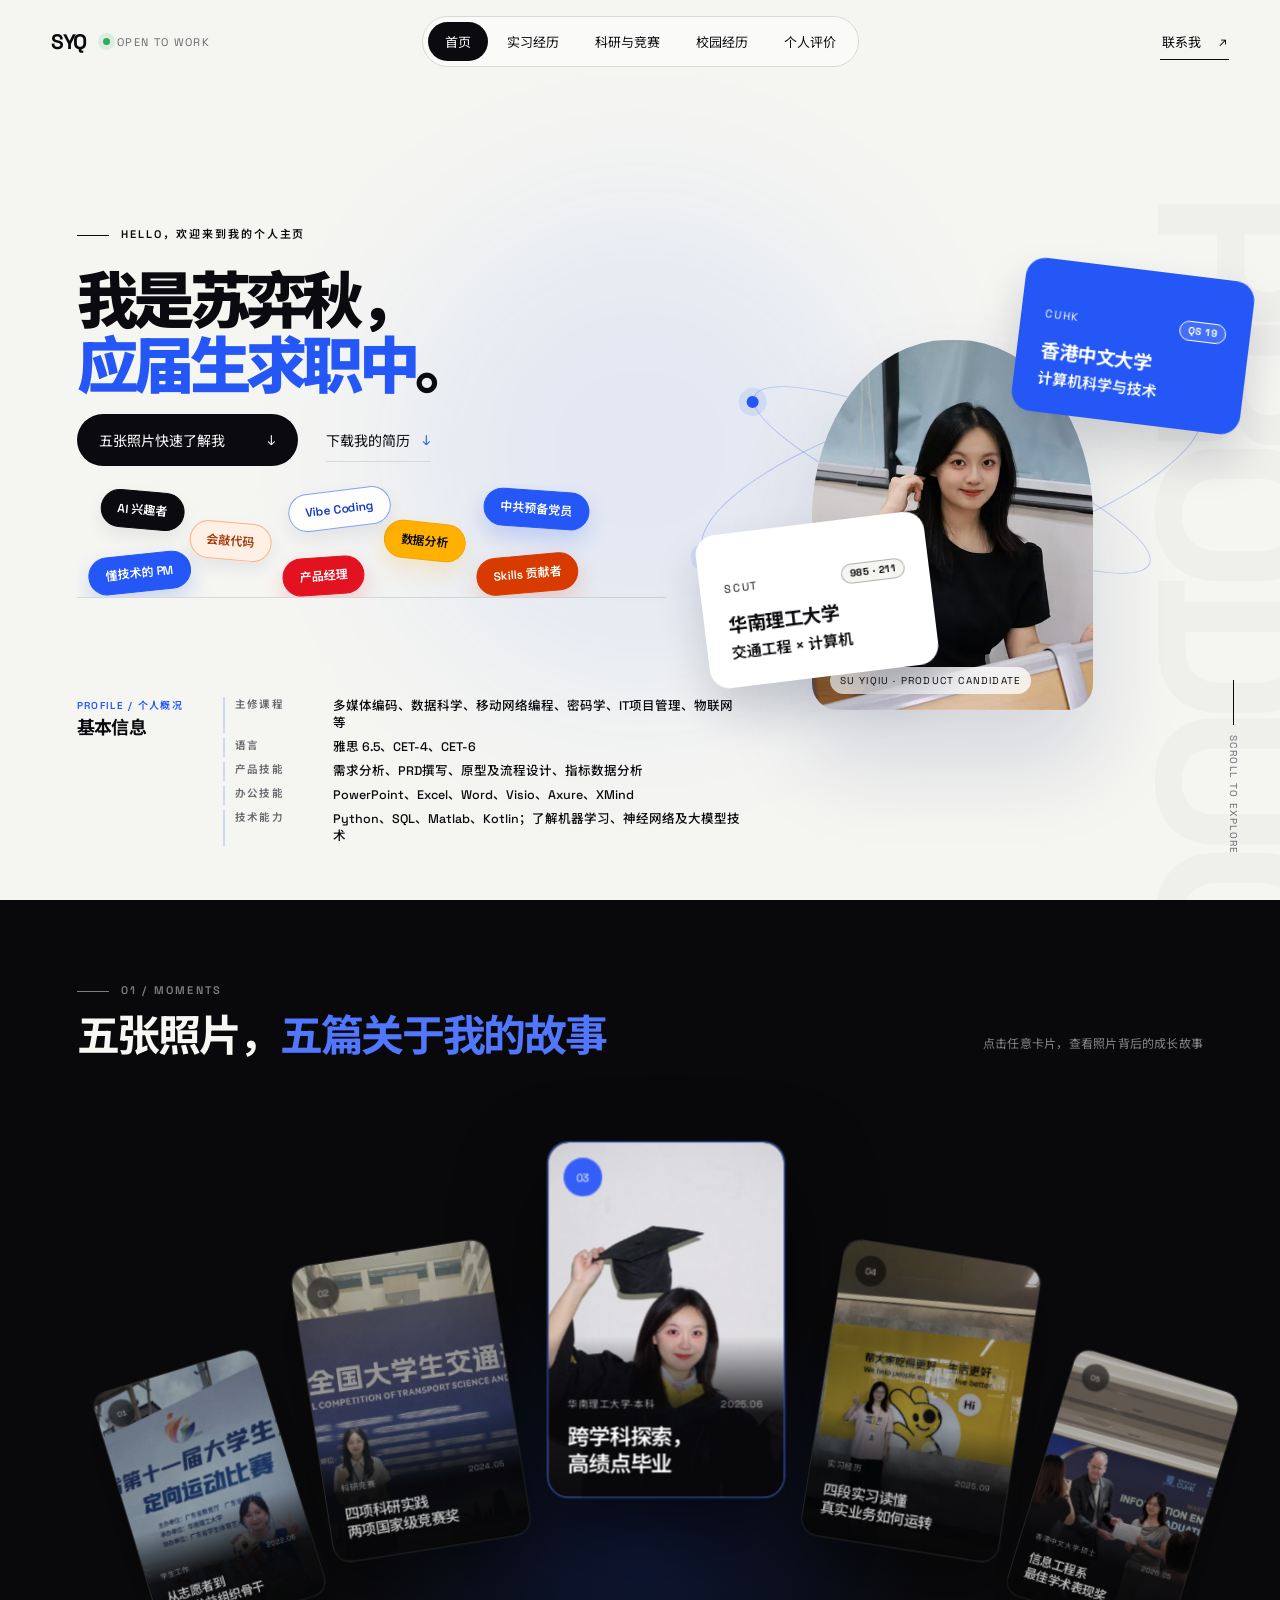
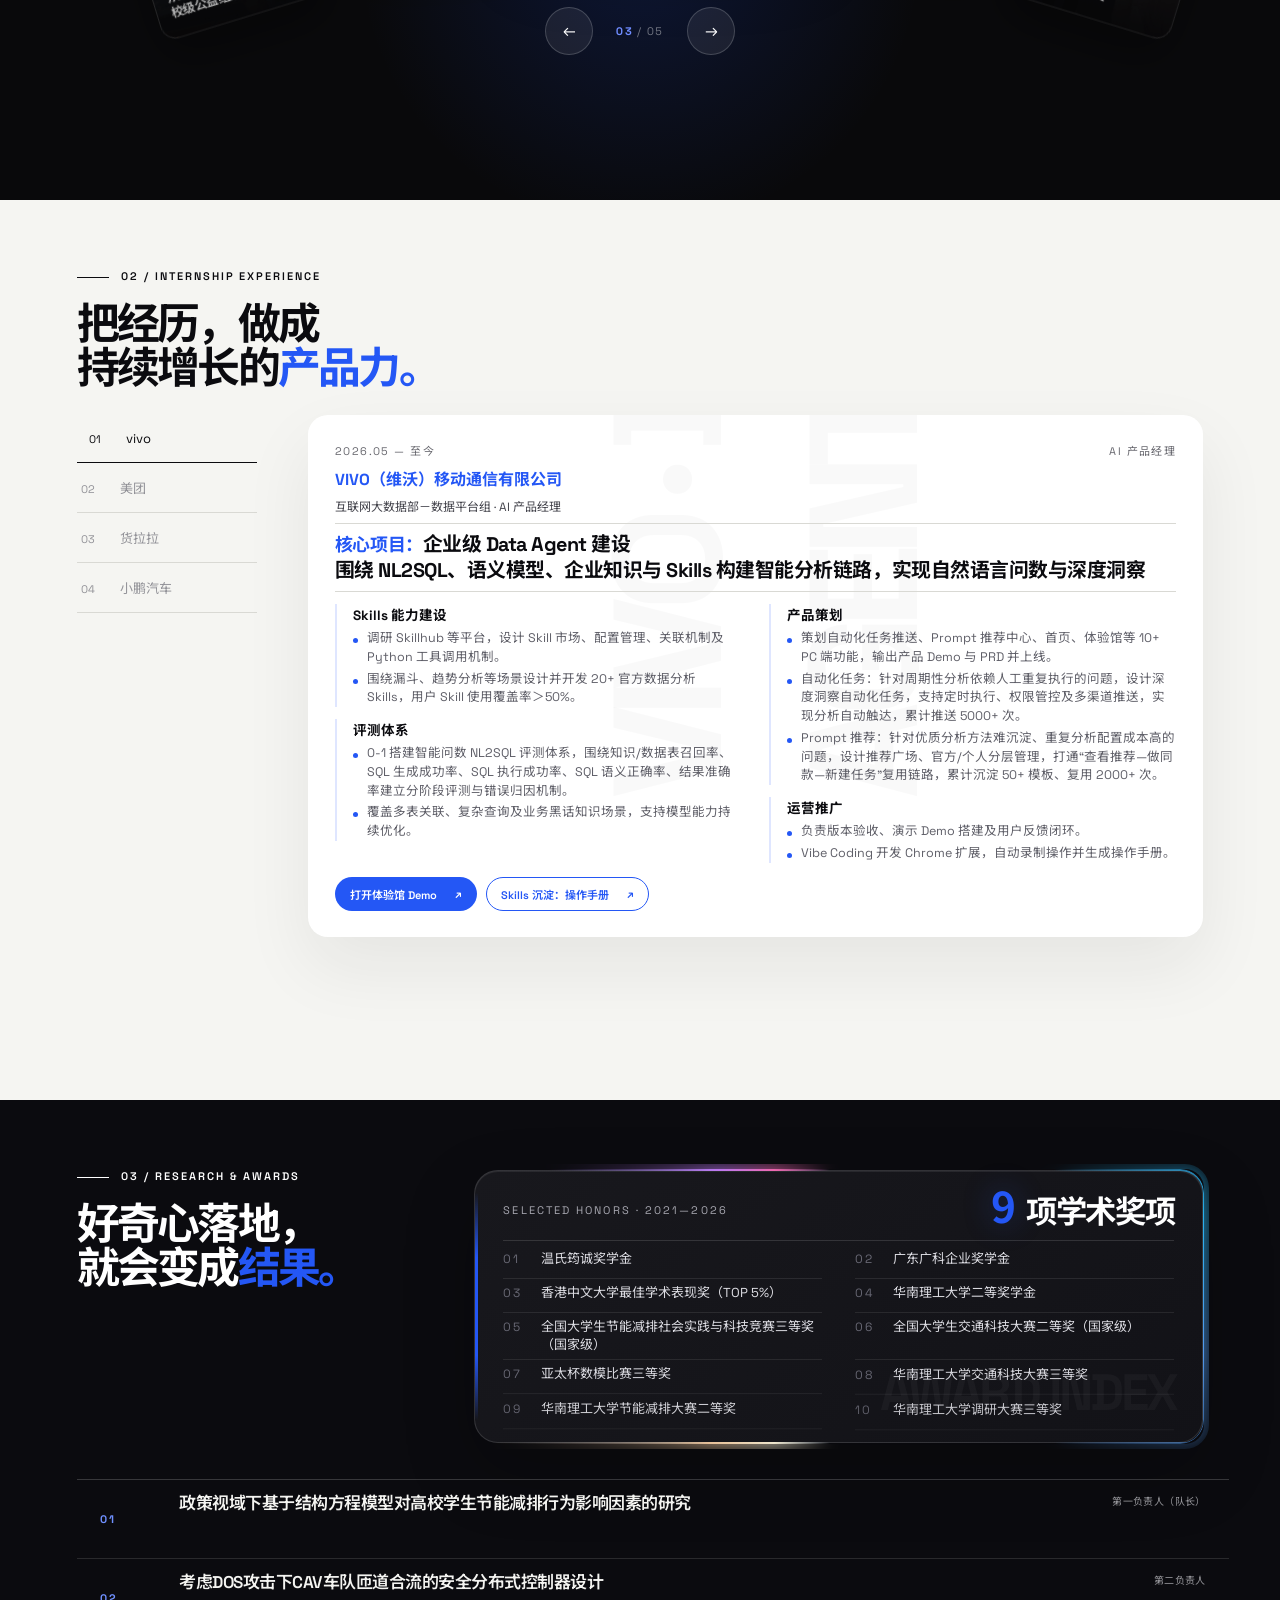
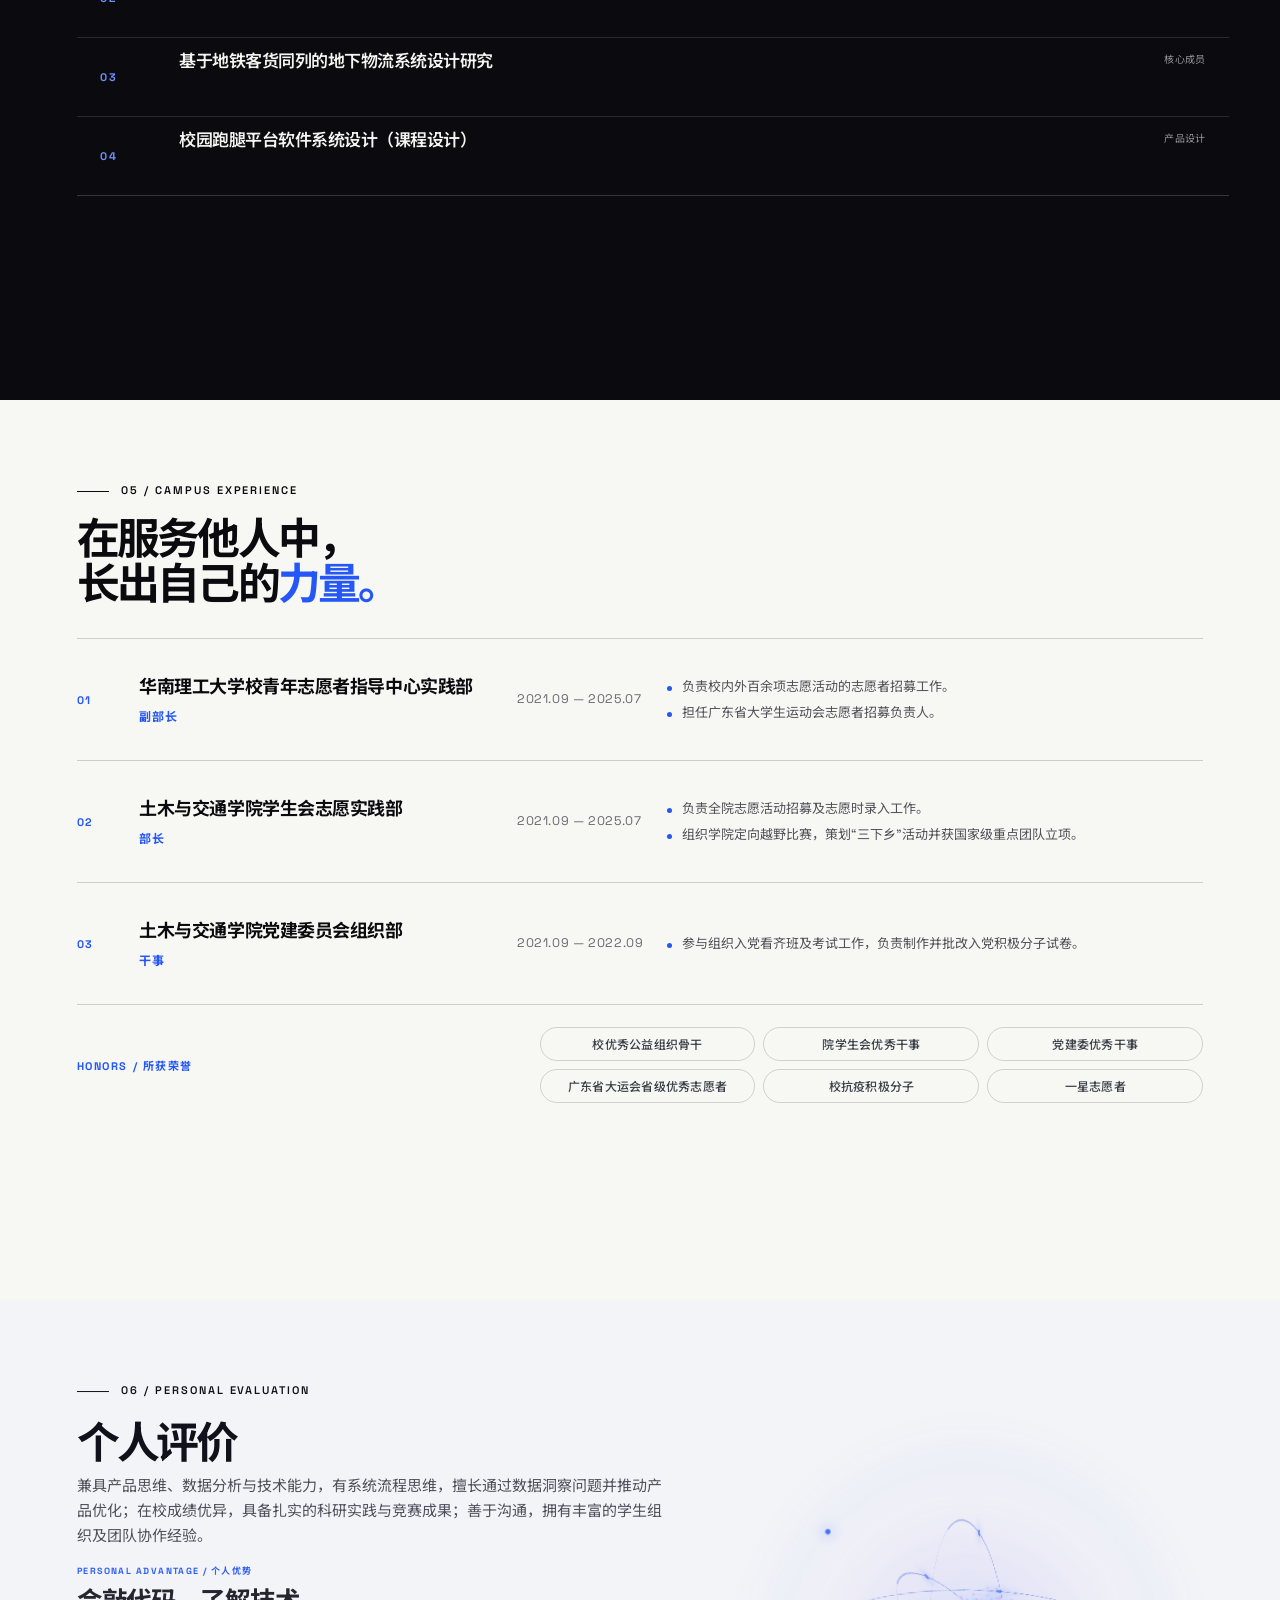
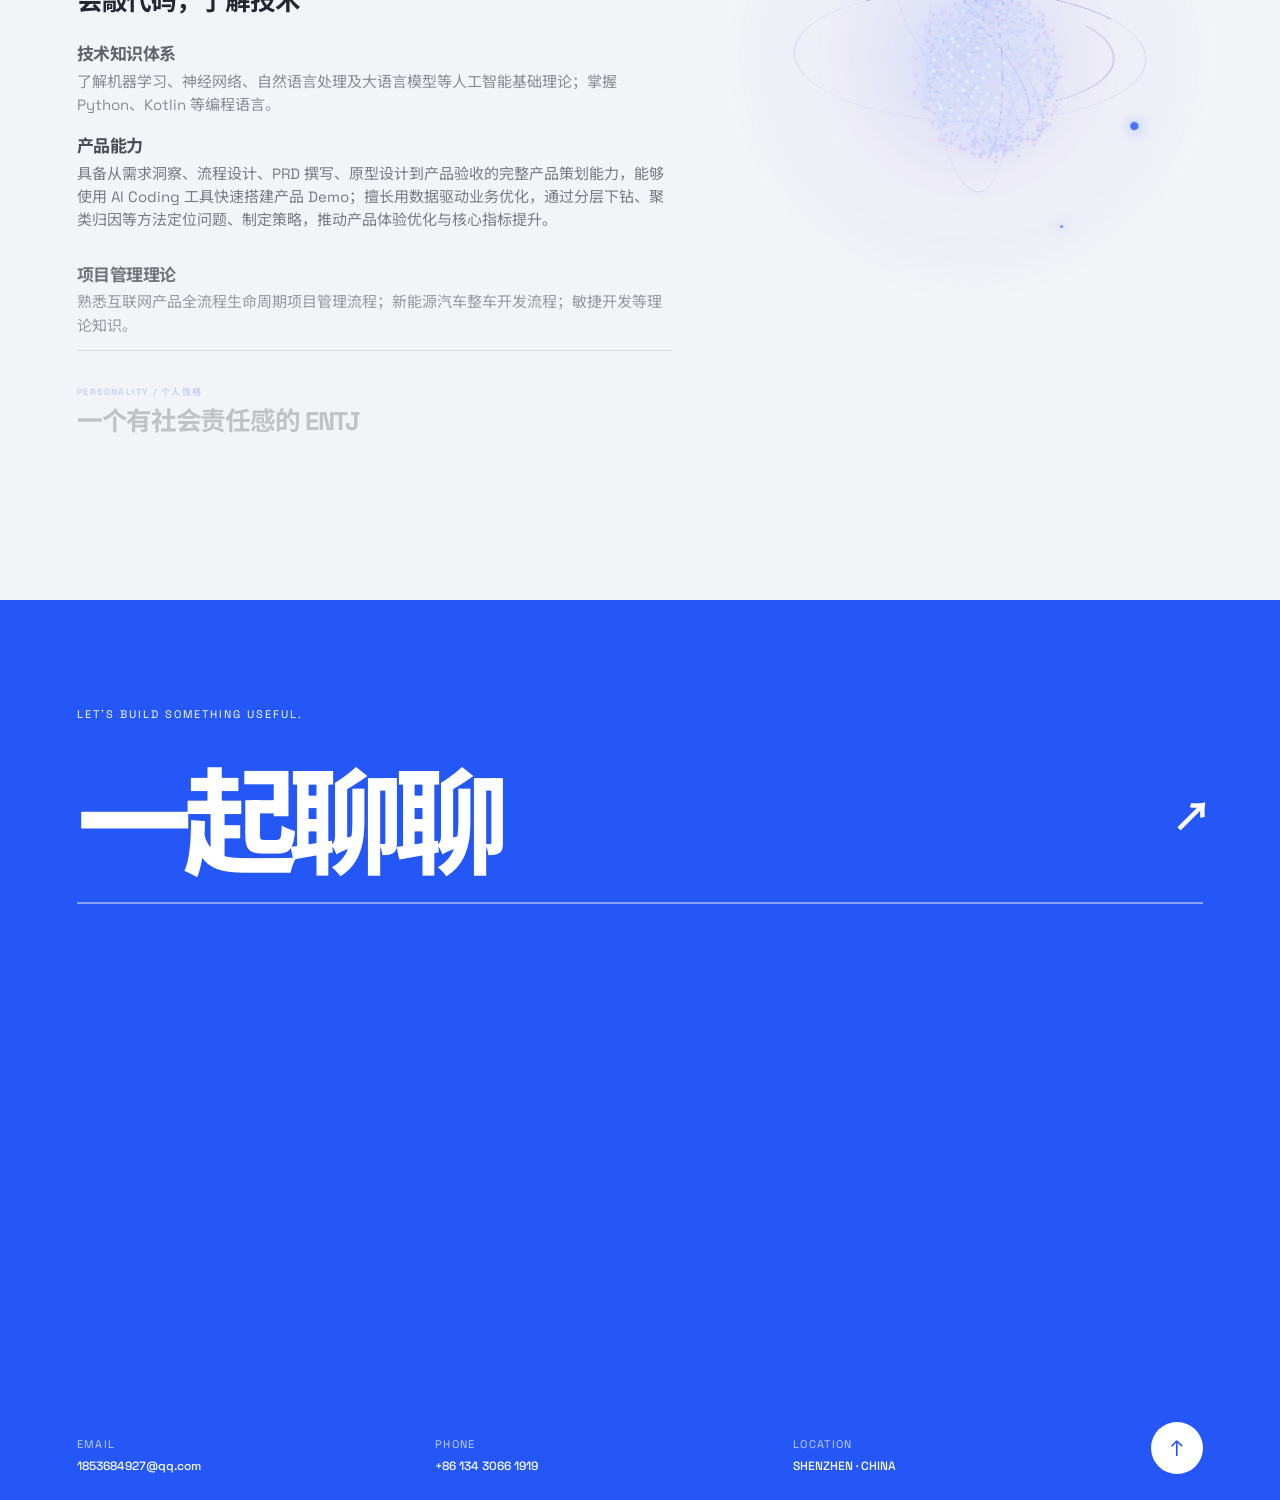
<file: index.html>
<!doctype html>
<html lang="zh-CN">
  <head>
    <meta charset="UTF-8" />
    <meta name="viewport" content="width=device-width, initial-scale=1.0" />
    <meta name="description" content="苏弈秋的个人作品集——产品、数据与技术交叉背景的产品经理候选人。" />
    <title>苏弈秋 · Product Portfolio</title>
    <link rel="preconnect" href="https://fonts.googleapis.com" />
    <link rel="preconnect" href="https://fonts.gstatic.com" crossorigin />
    <link href="https://fonts.googleapis.com/css2?family=Noto+Sans+SC:wght@400;500;600;700;900&family=Space+Grotesk:wght@400;500;600;700&display=swap" rel="stylesheet" />
    <link rel="stylesheet" href="styles.css?v=20260818-1" />
    <link rel="stylesheet" href="moments-arc.css?v=20260817-2" />
  </head>
  <body>
    <a class="skip-link" href="#main">跳到主要内容</a>
    <div class="cursor-glow" aria-hidden="true"></div>

    <header class="site-header">
      <a class="brand" href="#home" aria-label="返回首页">
        <span class="brand-mark">SYQ</span>
        <span class="brand-status"><i></i> OPEN TO WORK</span>
      </a>
      <nav class="desktop-nav" aria-label="主导航">
        <a class="nav-link is-active" href="#home">首页</a>
        <a class="nav-link" href="#experience">实习经历</a>
        <a class="nav-link" href="#research">科研与竞赛</a>
        <a class="nav-link" href="#campus">校园经历</a>
        <a class="nav-link" href="#evaluation">个人评价</a>
      </nav>
      <a class="contact-pill" href="mailto:1853684927@qq.com" data-contact-open>联系我 <span>↗</span></a>
      <button class="menu-button" aria-label="打开导航菜单" aria-expanded="false">
        <span></span><span></span>
      </button>
    </header>

    <nav class="mobile-nav" aria-label="移动端导航">
      <a href="#home">首页</a>
      <a href="#experience">实习经历</a>
      <a href="#research">科研与竞赛</a>
      <a href="#campus">校园经历</a>
      <a href="#evaluation">个人评价</a>
      <a href="mailto:1853684927@qq.com" data-contact-open>联系我</a>
    </nav>

    <main id="main">
      <section class="hero" id="home">
        <div class="hero-copy">
          <p class="eyebrow hero-reveal">HELLO，欢迎来到我的个人主页</p>
          <h1 class="hero-title" aria-label="我是苏弈秋，应届生求职中">
            <span class="title-line"><span>我是苏弈秋，</span></span>
            <span class="title-line accent-line"><span>应届生求职中<span class="period">。</span></span></span>
          </h1>
          <div class="hero-actions hero-reveal">
            <a class="primary-button magnetic" href="#gallery">五张照片快速了解我 <span>↓</span></a>
            <a class="text-link" href="assets/苏弈秋简历20260818.pdf" download="苏弈秋简历20260818.pdf">下载我的简历 <span>↓</span></a>
          </div>
          <div class="interest-pile hero-reveal">
            <ul class="interest-chips" aria-label="我的兴趣标签">
              <li class="interest-chip chip-blue" data-r="-6">懂技术的 PM</li>
              <li class="interest-chip chip-peach" data-r="5">会敲代码</li>
              <li class="interest-chip chip-red" data-r="-4">产品经理</li>
              <li class="interest-chip chip-amber" data-r="6">数据分析</li>
              <li class="interest-chip chip-orange" data-r="-5">Skills 贡献者</li>
              <li class="interest-chip chip-blue" data-r="4">中共预备党员</li>
              <li class="interest-chip chip-outline" data-r="-7">Vibe Coding</li>
              <li class="interest-chip chip-dark" data-r="5">AI 兴趣者</li>
            </ul>
          </div>
          <section class="hero-meta hero-reveal" aria-labelledby="profile-title">
            <div class="profile-heading">
              <span>PROFILE / 个人概况</span>
              <h2 id="profile-title">基本信息</h2>
            </div>
            <dl class="profile-grid">
              <div class="profile-item profile-item-wide">
                <dt>主修课程</dt>
                <dd>多媒体编码、数据科学、移动网络编程、密码学、IT项目管理、物联网等</dd>
              </div>
              <div class="profile-item">
                <dt>语言</dt>
                <dd>雅思 6.5、CET-4、CET-6</dd>
              </div>
              <div class="profile-item">
                <dt>产品技能</dt>
                <dd>需求分析、PRD撰写、原型及流程设计、指标数据分析</dd>
              </div>
              <div class="profile-item">
                <dt>办公技能</dt>
                <dd>PowerPoint、Excel、Word、Visio、Axure、XMind</dd>
              </div>
              <div class="profile-item">
                <dt>技术能力</dt>
                <dd>Python、SQL、Matlab、Kotlin；了解机器学习、神经网络及大模型技术</dd>
              </div>
            </dl>
          </section>
        </div>

        <div class="hero-visual hero-reveal" aria-label="个人照片占位区域">
          <div class="portrait-frame">
            <img class="portrait-photo" src="assets/portrait.jpg" width="1080" height="1350" alt="苏弈秋个人照片" fetchpriority="high" />
            <span class="portrait-label">SU YIQIU · PRODUCT CANDIDATE</span>
          </div>
          <div class="float-card card-cuhk" data-depth="0.55">
            <div class="school-card-top">
              <span class="school-abbr">CUHK</span>
              <span class="school-badge">QS 19</span>
            </div>
            <strong>香港中文大学</strong>
            <span class="school-major">计算机科学与技术</span>
          </div>
          <div class="float-card card-scut" data-depth="0.8">
            <div class="school-card-top">
              <span class="school-abbr">SCUT</span>
              <span class="school-badge">985 · 211</span>
            </div>
            <strong>华南理工大学</strong>
            <span class="school-major">交通工程 × 计算机</span>
          </div>
          <div class="mini-orbit orbit-one" aria-hidden="true"></div>
          <div class="mini-orbit orbit-two" aria-hidden="true"></div>
        </div>

        <div class="scroll-cue" aria-hidden="true"><span></span> SCROLL TO EXPLORE</div>
      </section>

      <section class="gallery-story section-pad" id="gallery" aria-labelledby="gallery-title">
        <div class="gallery-heading">
          <div>
            <p class="section-index">01 / MOMENTS</p>
            <h2 id="gallery-title">五张照片，<span>五篇关于我的故事</span></h2>
          </div>
          <div class="gallery-heading-side">
            <p>点击任意卡片，查看照片背后的成长故事</p>
          </div>
        </div>

        <div class="gallery-track" tabindex="0" aria-label="成长影集，使用左右方向键切换">
          <figure class="gallery-card is-active">
            <button class="story-trigger" type="button" data-story-index="0" aria-label="查看广东省大学生运动会省级优秀志愿者经历"></button>
            <div class="gallery-photo-wrap">
              <img src="assets/gallery/gallery-01.jpg" width="1084" height="1446" alt="苏弈秋参加广东省大学生运动会志愿服务" loading="lazy" />
              <span class="gallery-seq">01</span>
            </div>
            <figcaption>
              <div><span>学生工作</span><time datetime="2022-06">2022.06</time></div>
              <h3>从志愿者到<br />校级公益组织骨干</h3>
              <p>省大运会 · 省级优秀志愿者</p>
            </figcaption>
          </figure>

          <figure class="gallery-card">
            <button class="story-trigger" type="button" data-story-index="1" aria-label="查看全国大学生交通科技大赛全国二等奖经历"></button>
            <div class="gallery-photo-wrap">
              <img src="assets/gallery/gallery-02.jpg" width="1448" height="1086" alt="苏弈秋参加全国大学生交通科技大赛" loading="lazy" />
              <span class="gallery-seq">02</span>
            </div>
            <figcaption>
              <div><span>科研竞赛</span><time datetime="2024-05">2024.05</time></div>
              <h3>四项科研实践<br />两项国家级竞赛奖</h3>
              <p>交通科技大赛 · 全国二等奖</p>
            </figcaption>
          </figure>

          <figure class="gallery-card">
            <button class="story-trigger" type="button" data-story-index="2" aria-label="查看华南理工大学本科毕业经历"></button>
            <div class="gallery-photo-wrap">
              <img src="assets/gallery/gallery-03.jpg" width="1600" height="1069" alt="苏弈秋于华南理工大学本科毕业" loading="lazy" />
              <span class="gallery-seq">03</span>
            </div>
            <figcaption>
              <div><span>华南理工大学·本科</span><time datetime="2025-06">2025.06</time></div>
              <h3>跨学科探索，<br />高绩点毕业</h3>
              <p>本科 TOP 10% · 计算机辅修</p>
            </figcaption>
          </figure>

          <figure class="gallery-card">
            <button class="story-trigger" type="button" data-story-index="3" aria-label="查看美团暑期实习经历"></button>
            <div class="gallery-photo-wrap">
              <img src="assets/gallery/gallery-04.jpg" width="1200" height="1600" alt="苏弈秋在美团暑期实习期间留影" loading="lazy" />
              <span class="gallery-seq">04</span>
            </div>
            <figcaption>
              <div><span>实习经历</span><time datetime="2025-09">2025.09</time></div>
              <h3>四段实习读懂<br />真实业务如何运转</h3>
              <p>小鹏 · 货拉拉 · 美团 · vivo</p>
            </figcaption>
          </figure>

          <figure class="gallery-card">
            <button class="story-trigger" type="button" data-story-index="4" aria-label="查看香港中文大学最佳学术表现奖背后的故事"></button>
            <div class="gallery-photo-wrap">
              <img src="assets/gallery/gallery-05.jpg" width="1200" height="1600" alt="苏弈秋获香港中文大学信息工程系最佳学术表现奖" loading="lazy" />
              <span class="gallery-seq">05</span>
            </div>
            <figcaption>
              <div><span>香港中文大学·硕士</span><time datetime="2026-05">2026.05</time></div>
              <h3>信息工程系<br />最佳学术表现奖</h3>
              <p>Best Academic Performance Award</p>
            </figcaption>
          </figure>
        </div>
        <div class="gallery-navigation" aria-label="影集切换">
          <button class="gallery-arrow gallery-prev" type="button" aria-label="查看左侧照片" disabled>←</button>
          <span class="gallery-count"><b>01</b> / 05</span>
          <button class="gallery-arrow gallery-next" type="button" aria-label="查看右侧照片">→</button>
        </div>

        <dialog class="story-dialog" aria-labelledby="story-title">
          <div class="story-shell">
            <button class="story-close" type="button" aria-label="关闭故事详情">关闭 <span>×</span></button>
            <div class="story-media">
              <img src="assets/gallery/gallery-01.jpg" width="1084" height="1446" alt="" />
              <span class="story-image-index">01 / 05</span>
            </div>
            <article class="story-content">
              <p class="story-kicker"><span class="story-category"></span></p>
              <h2 id="story-title"></h2>
              <p class="story-lead"></p>
              <div class="story-stats"></div>
              <div class="story-body"></div>
            </article>
          </div>
        </dialog>
      </section>

      <section class="experience section-pad" id="experience">
        <div class="section-heading">
          <div>
            <p class="section-index">02 / INTERNSHIP EXPERIENCE</p>
            <h2>把经历，做成<br />持续增长的<span>产品力。</span></h2>
          </div>
        </div>

        <div class="experience-layout">
          <div class="experience-nav" role="tablist" aria-label="实习经历选择">
            <button class="exp-tab is-active" role="tab" aria-selected="true" data-target="vivo"><span>01</span> vivo</button>
            <button class="exp-tab" role="tab" aria-selected="false" data-target="meituan"><span>02</span> 美团</button>
            <button class="exp-tab" role="tab" aria-selected="false" data-target="lalamove"><span>03</span> 货拉拉</button>
            <button class="exp-tab" role="tab" aria-selected="false" data-target="xiaopeng"><span>04</span> 小鹏汽车</button>
          </div>

          <div class="experience-stage">
            <article class="experience-card is-active" id="vivo" data-company="VIVO · DATA AGENT">
              <div class="exp-topline"><span>2026.05 — 至今</span><span>AI 产品经理</span></div>
              <div class="exp-brand"><span>VIVO（维沃）移动通信有限公司</span><small>互联网大数据部－数据平台组 · AI 产品经理</small></div>
              <div class="exp-project exp-project--sentence"><span>核心项目</span><h3>企业级 Data Agent 建设<br />围绕 NL2SQL、语义模型、企业知识与 Skills 构建智能分析链路，实现自然语言问数与深度洞察</h3></div>
              <div class="exp-detail-grid exp-detail-grid--columns">
                <div class="exp-detail-col">
                  <div><strong>Skills 能力建设</strong><ul><li>调研 Skillhub 等平台，设计 Skill 市场、配置管理、关联机制及 Python 工具调用机制。</li><li>围绕漏斗、趋势分析等场景设计并开发 20+ 官方数据分析 Skills，用户 Skill 使用覆盖率＞50%。</li></ul></div>
                  <div><strong>评测体系</strong><ul><li>0-1 搭建智能问数 NL2SQL 评测体系，围绕知识/数据表召回率、SQL 生成成功率、SQL 执行成功率、SQL 语义正确率、结果准确率建立分阶段评测与错误归因机制。</li><li>覆盖多表关联、复杂查询及业务黑话知识场景，支持模型能力持续优化。</li></ul></div>
                </div>
                <div class="exp-detail-col">
                  <div><strong>产品策划</strong><ul><li>策划自动化任务推送、Prompt 推荐中心、首页、体验馆等 10+ PC 端功能，输出产品 Demo 与 PRD 并上线。</li><li>自动化任务：针对周期性分析依赖人工重复执行的问题，设计深度洞察自动化任务，支持定时执行、权限管控及多渠道推送，实现分析自动触达，累计推送 5000+ 次。</li><li>Prompt 推荐：针对优质分析方法难沉淀、重复分析配置成本高的问题，设计推荐广场、官方/个人分层管理，打通“查看推荐—做同款—新建任务”复用链路，累计沉淀 50+ 模板、复用 2000+ 次。</li></ul></div>
                  <div><strong>运营推广</strong><ul><li>负责版本验收、演示 Demo 搭建及用户反馈闭环。</li><li>Vibe Coding 开发 Chrome 扩展，自动录制操作并生成操作手册。</li></ul></div>
                </div>
              </div>
              <div class="exp-foot"><a class="demo-link" href="data-agent-demo/index.html" target="_blank" rel="noopener">打开体验馆 Demo <span>↗</span></a><a class="demo-link demo-link--ghost" href="https://github.com/sss0923/software-docs" target="_blank" rel="noopener">Skills 沉淀：操作手册 <span>↗</span></a></div>
            </article>

            <article class="experience-card" id="meituan" data-company="MEITUAN" hidden>
              <div class="exp-topline"><span>2025.05 — 2025.09</span><span>产品运营</span></div>
              <div class="exp-brand"><span>美团科技有限公司</span><small>无人车业务部－技术运营组 · 产品运营</small></div>
              <div class="exp-meituan-layout">
                <div class="exp-meituan-copy">
                  <div class="exp-project"><span>核心项目</span><h3>同城自动配送产品优化及自动驾驶里程占比提升</h3></div>
                  <div class="exp-detail-grid">
                    <div><strong>数据监控与分析</strong><ul><li>监控自动配送驾驶里程占比，分析数据异动。</li><li>建设指标体系，持续输出日指标分析报告。</li></ul></div>
                    <div><strong>看板搭建</strong><ul><li>基于 SQL 与多表聚合实现指标自动化统计。</li><li>减少重复数据处理，提升分析效率。</li></ul></div>
                    <div><strong>产品优化</strong><ul><li>对异常订单进行 by case 分析与聚类归因，联动算法、路测团队完成问题修复。</li><li>针对换电、车机及缺图问题输出 PRD，并推动方案落地。</li><li>建立“发现－分析－解决－复盘”闭环，使自动驾驶里程占比由 57% 提升至 70% 稳定水平。</li></ul></div>
                    <div><strong>产品测试</strong><ul><li>部署测试版本，跟进并记录异常问题。</li><li>输出周维度测试报告，支持无人化点位交付。</li></ul></div>
                  </div>
                </div>
                <figure class="exp-vehicle-visual">
                  <img src="assets/meituan-autonomous-delivery-vehicle.png" width="1475" height="1022" alt="美团无人配送车" loading="lazy" />
                </figure>
              </div>
            </article>

            <article class="experience-card" id="lalamove" data-company="LALAMOVE" hidden>
              <div class="exp-topline"><span>2024.10 — 2025.03</span><span>产品经理</span></div>
              <div class="exp-brand"><span>依时货拉拉科技有限公司</span><small>货运研发部－平台后端组 · 产品经理</small></div>
              <div class="exp-project"><span>核心项目</span><h3>研发协同工作流与交付效能体系建设</h3></div>
              <div class="exp-detail-grid exp-detail-grid--compact">
                <div><strong>流程体系产品设计</strong><ul><li>针对研发任务分散、依赖人工推进的问题，从 0 到 1 搭建后端部门线上工作流体系。</li><li>完成研发协同工作台 MVP 方案，负责流程梳理、立项文档、PRD 与原型设计。</li><li>推动研发任务实现标准化、可视化和自动化。</li></ul></div>
                <div><strong>交付数据分析</strong><ul><li>设计数据口径并搭建可视化看板，输出 5 份月度效能分析报告。</li><li>协同 PMO 对齐指标口径，使数据准确率由 86.2% 提升至 98.9%。</li><li>使用 Python 搭建项目颗粒度与交付周期回归预测模型，识别异常交付情况。</li></ul></div>
              </div>
            </article>

            <article class="experience-card" id="xiaopeng" data-company="XPENG" hidden>
              <div class="exp-topline"><span>2024.07 — 2024.10</span><span>项目管理</span></div>
              <div class="exp-brand"><span>小鹏汽车科技有限公司</span><small>项目管理部－流程体系组 · 项目管理</small></div>
              <div class="exp-meituan-layout">
                <div class="exp-meituan-copy">
                  <div class="exp-project"><span>核心项目</span><h3>飞行汽车技术状态管理与流程体系建设</h3></div>
                  <div class="exp-detail-grid">
                    <div><strong>流程体系建设</strong><ul><li>编写航空构型基线文件管理方案与产品物料清单变更规范。</li><li>完善勘误模板等配套文件，提升技术状态数据管理的规范性与准确性。</li></ul></div>
                    <div><strong>技术状态管理</strong><ul><li>负责小鹏汇天 X3 飞行汽车陆行体与飞行体试制 BOM 及技术状态管理。</li><li>组织 BOM 模板评审和设计变更会议，跟进变更需求并维护 ERP 系统数据。</li><li>确保数据以 100% 准确率通过 ET1 整车开发节点。</li></ul></div>
                  </div>
                </div>
                <figure class="exp-vehicle-visual">
                  <img src="assets/xpeng-flying-car.png" alt="小鹏汇天飞行汽车" loading="lazy" />
                </figure>
              </div>
            </article>
          </div>
        </div>
      </section>

      <section class="research section-pad" id="research">
        <div class="section-heading light-heading">
          <div>
            <p class="section-index">03 / RESEARCH & AWARDS</p>
            <h2>好奇心落地，<br />就会变成<span>结果。</span></h2>
          </div>
        </div>

        <div class="archive-system">
          <section class="honors-file honors-reveal" aria-labelledby="honors-title">
            <span class="honors-border-glow" aria-hidden="true"></span>
            <div class="honors-file-head">
              <p>SELECTED HONORS · 2021—2026</p>
              <h3 id="honors-title"><span class="count-up" data-count="10">0</span> 项学术奖项</h3>
            </div>
            <ul class="honors-index">
              <li><span>01</span>温氏筠诚奖学金</li>
              <li><span>02</span>广东广科企业奖学金</li>
              <li><span>03</span>香港中文大学最佳学术表现奖（TOP 5%）</li>
              <li><span>04</span>华南理工大学二等奖学金</li>
              <li><span>05</span>全国大学生节能减排社会实践与科技竞赛三等奖（国家级）</li>
              <li><span>06</span>全国大学生交通科技大赛二等奖（国家级）</li>
              <li><span>07</span>亚太杯数模比赛三等奖</li>
              <li><span>08</span>华南理工大学交通科技大赛三等奖</li>
              <li><span>09</span>华南理工大学节能减排大赛二等奖</li>
              <li><span>10</span>华南理工大学调研大赛三等奖</li>
            </ul>
          </section>

          <div class="project-files project-reveal" aria-label="科研项目档案">
            <details class="project-file file-blue">
              <summary aria-expanded="false">
                <span class="folder-number">01</span>
                <span class="folder-title">政策视域下基于结构方程模型对高校学生节能减排行为影响因素的研究</span>
                <span class="folder-role">第一负责人（队长）</span>
              </summary>
              <div class="file-paper">
                <div class="file-paper-head">
                  <h3>政策视域下基于结构方程模型对高校学生节能减排行为影响因素的研究</h3>
                  <span>01 · 第一负责人（队长）</span>
                </div>
                <p>基于问卷调查、实地访谈等方法集合，选用潜变量构建结构方程模型，利用amos结构方程模型分析软件处理数据，得出正逆关系结论，有效推进高校社会低碳环境的形成，获得全国节能减排社会实践与科技竞赛三等奖。</p>
                <p>作为队长在团队中负责数据分析工作，带领团队设计问卷及选用研究方法，负责撰写论文及制作PPT。</p>
              </div>
            </details>

            <details class="project-file file-silver">
              <summary aria-expanded="false">
                <span class="folder-number">02</span>
                <span class="folder-title">考虑DOS攻击下CAV车队匝道合流的安全分布式控制器设计</span>
                <span class="folder-role">第二负责人</span>
              </summary>
              <div class="file-paper">
                <div class="file-paper-head">
                  <h3>考虑DOS攻击下CAV车队匝道合流的安全分布式控制器设计</h3>
                  <span>02 · 第二负责人</span>
                </div>
                <p>基于V2V网联自动驾驶车辆LPF通信拓扑网络，设计了结合卡尔曼滤波的安全分布式观测器，以及基于该观测器的PID双环控制分布式控制器，实现了安全的分布式车队合流及车队编队跟踪，具有期望的15m纵向安全间距和领航车辆引导的相同速度和加速度，获得全国大学生交通科技大赛二等奖。</p>
                <p>作为第二作者在团队中负责总体研究框架设计，车队控制方案设计，撰写论文及制作PPT及仿真视频工作。</p>
              </div>
            </details>

            <details class="project-file file-gray">
              <summary aria-expanded="false">
                <span class="folder-number">03</span>
                <span class="folder-title">基于地铁客货同列的地下物流系统设计研究</span>
                <span class="folder-role">核心成员</span>
              </summary>
              <div class="file-paper">
                <div class="file-paper-head">
                  <h3>基于地铁客货同列的地下物流系统设计研究</h3>
                  <span>03 · 核心成员</span>
                </div>
                <p>建立基于归档式退火算法NAMOSA的地下物流网络模型函数设计，本人负责项目商业计划书撰写工作，平台设计工作，撰写论文及制作PPT，推动项目落地。</p>
              </div>
            </details>

            <details class="project-file file-white">
              <summary aria-expanded="false">
                <span class="folder-number">04</span>
                <span class="folder-title">校园跑腿平台软件系统设计（课程设计）</span>
                <span class="folder-role">产品设计</span>
              </summary>
              <div class="file-paper">
                <div class="file-paper-head">
                  <h3>校园跑腿平台软件系统设计（课程设计）</h3>
                  <span>04 · 产品设计</span>
                </div>
                <p>设计了一款校园跑腿软件，实现发单用户发布跑腿任务，接单用户接单后在规定时间完成并获得报酬的功能。</p>
                <p>本人负责产品总体设计、市场调研与需求说明书及软件详细说明书攥写，设计了软件各模块结构、功能以及原型图。</p>
              </div>
            </details>
          </div>
        </div>
      </section>

      <section class="campus section-pad" id="campus">
        <div class="section-heading campus-heading">
          <div>
            <p class="section-index">05 / CAMPUS EXPERIENCE</p>
            <h2>在服务他人中，<br />长出自己的<span>力量。</span></h2>
          </div>
        </div>

        <div class="campus-list">
          <article class="campus-entry">
            <span class="campus-number">01</span>
            <div class="campus-role">
              <h3>华南理工大学校青年志愿者指导中心实践部</h3>
              <strong>副部长</strong>
            </div>
            <time datetime="2021-09/2025-07">2021.09 — 2025.07</time>
            <ul><li>负责校内外百余项志愿活动的志愿者招募工作。</li><li>担任广东省大学生运动会志愿者招募负责人。</li></ul>
          </article>

          <article class="campus-entry">
            <span class="campus-number">02</span>
            <div class="campus-role">
              <h3>土木与交通学院学生会志愿实践部</h3>
              <strong>部长</strong>
            </div>
            <time datetime="2021-09/2025-07">2021.09 — 2025.07</time>
            <ul><li>负责全院志愿活动招募及志愿时录入工作。</li><li>组织学院定向越野比赛，策划“三下乡”活动并获国家级重点团队立项。</li></ul>
          </article>

          <article class="campus-entry">
            <span class="campus-number">03</span>
            <div class="campus-role">
              <h3>土木与交通学院党建委员会组织部</h3>
              <strong>干事</strong>
            </div>
            <time datetime="2021-09/2022-09">2021.09 — 2022.09</time>
            <ul><li>参与组织入党看齐班及考试工作，负责制作并批改入党积极分子试卷。</li></ul>
          </article>
        </div>

        <div class="campus-honors">
          <span class="campus-honors-label">HONORS / 所获荣誉</span>
          <ul>
            <li>校优秀公益组织骨干</li>
            <li>院学生会优秀干事</li>
            <li>党建委优秀干事</li>
            <li>广东省大运会省级优秀志愿者</li>
            <li>校抗疫积极分子</li>
            <li>一星志愿者</li>
          </ul>
        </div>
      </section>

      <section class="evaluation section-pad" id="evaluation">
        <div class="evaluation-layout">
          <div class="evaluation-main">
            <header class="evaluation-heading evaluation-intro">
              <div class="evaluation-heading-copy">
                <p class="section-index">06 / PERSONAL EVALUATION</p>
                <h2>个人评价</h2>
                <p class="evaluation-summary">兼具产品思维、数据分析与技术能力，有系统流程思维，擅长通过数据洞察问题并推动产品优化；在校成绩优异，具备扎实的科研实践与竞赛成果；善于沟通，拥有丰富的学生组织及团队协作经验。</p>
              </div>
            </header>
            <div class="evaluation-subsection-title evaluation-advantage-title">
              <span>PERSONAL ADVANTAGE / 个人优势</span>
              <h3>会敲代码，了解技术</h3>
            </div>
            <div class="evaluation-capabilities" aria-label="个人优势">
              <article class="evaluation-capability">
                <div class="capability-title"><h3>技术知识体系</h3></div>
                <p>了解机器学习、神经网络、自然语言处理及大语言模型等人工智能基础理论；掌握 Python、Kotlin 等编程语言。</p>
              </article>
              <article class="evaluation-capability">
                <div class="capability-title"><h3>产品能力</h3></div>
                <p>具备从需求洞察、流程设计、PRD 撰写、原型设计到产品验收的完整产品策划能力，能够使用 AI Coding 工具快速搭建产品 Demo；擅长用数据驱动业务优化，通过分层下钻、聚类归因等方法定位问题、制定策略，推动产品体验优化与核心指标提升。</p>
              </article>
              <article class="evaluation-capability">
                <div class="capability-title"><h3>项目管理理论</h3></div>
                <p>熟悉互联网产品全流程生命周期项目管理流程；新能源汽车整车开发流程；敏捷开发等理论知识。</p>
              </article>
            </div>
            <div class="evaluation-personality evaluation-personality-block">
              <div class="evaluation-subsection-title evaluation-personality-title">
                <span>PERSONALITY / 个人性格</span>
                <h3>一个有社会责任感的 ENTJ</h3>
              </div>
              <p>热爱公益，作为校公益组织骨干组织多项活动，累计志愿时长 300 小时；热爱创新创造，作为队长从 0-1 搭建科研项目均获国奖。</p>
            </div>
          </div>

          <aside class="evaluation-side">
            <figure class="evaluation-visual" aria-label="产品、数据与技术能力构成的三维动态核心">
              <div class="evaluation-orb" aria-hidden="true">
                <div class="orb-glow"></div>
                <canvas class="orb-canvas"></canvas>
                <div class="orb-ring orb-ring-a"><i></i></div>
                <div class="orb-ring orb-ring-b"><i></i></div>
                <div class="orb-ring orb-ring-c"><i></i></div>
                <span class="orb-satellite orb-satellite-a"></span>
                <span class="orb-satellite orb-satellite-b"></span>
                <span class="orb-satellite orb-satellite-c"></span>
              </div>
            </figure>
          </aside>
        </div>
      </section>
    </main>

    <dialog class="contact-dialog" aria-labelledby="contact-title">
      <div class="contact-shell">
        <button class="contact-close" type="button" aria-label="关闭联系方式">关闭 <span>×</span></button>
        <div class="contact-heading">
          <p>CONTACT / 联系方式</p>
          <h2 id="contact-title">联系我</h2>
        </div>
        <div class="contact-options">
          <div class="contact-option contact-direct" aria-label="邮箱和手机号">
            <a class="contact-direct-row" href="mailto:1853684927@qq.com">
              <span class="contact-number">01</span>
              <div><small>EMAIL / 邮箱</small><strong>1853684927@qq.com</strong><p>点击打开邮件客户端</p></div>
              <i aria-hidden="true">↗</i>
            </a>
            <a class="contact-direct-row" href="tel:+8613430661919">
              <span class="contact-number">02</span>
              <div><small>PHONE / 手机</small><strong>13430661919</strong><p>点击拨打电话</p></div>
              <i aria-hidden="true">↗</i>
            </a>
          </div>
          <div class="contact-option contact-wechat">
            <span class="contact-number">03</span>
            <div class="wechat-copy"><small>WECHAT / 微信</small><strong>微信号 syq1853684927</strong><p>使用微信扫描二维码添加好友</p></div>
            <img src="assets/wechat-qr.jpg" width="592" height="786" alt="苏弈秋的微信二维码，微信号 syq1853684927" />
          </div>
        </div>
      </div>
    </dialog>

    <footer class="site-footer">
      <p class="footer-kicker">LET'S BUILD SOMETHING USEFUL.</p>
      <a class="footer-email" href="mailto:1853684927@qq.com">一起聊聊<span>↗</span></a>
      <div class="footer-bottom">
        <div><span>EMAIL</span><a href="mailto:1853684927@qq.com">1853684927@qq.com</a></div>
        <div><span>PHONE</span><a href="tel:+8613430661919">+86 134 3066 1919</a></div>
        <div><span>LOCATION</span><strong>SHENZHEN · CHINA</strong></div>
        <button class="back-top" aria-label="回到页面顶部">↑</button>
      </div>
    </footer>

    <script src="assets/vendor/gsap.min.js"></script>
    <script src="script.js?v=20260817-06"></script>
  </body>
</html>
</file>
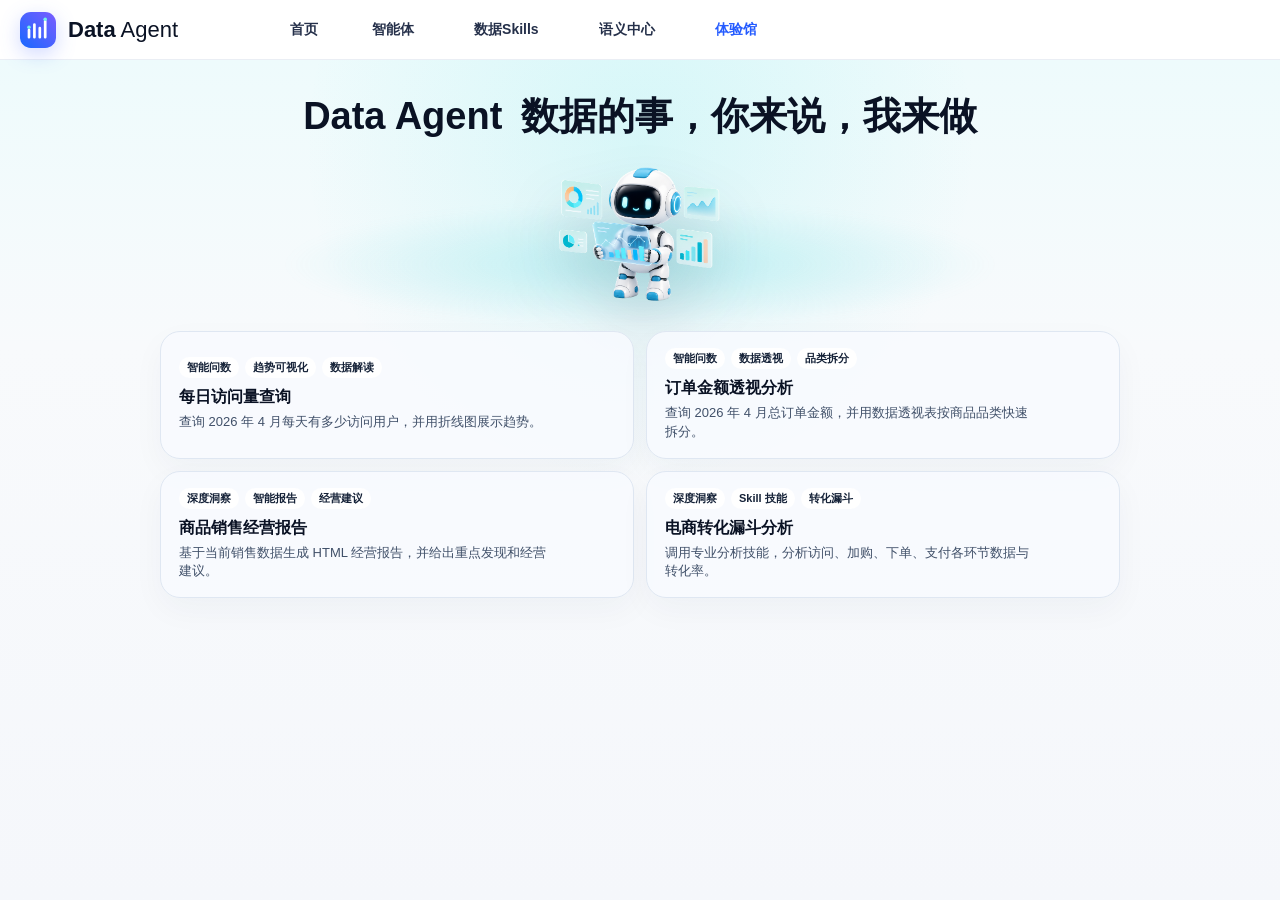
<file: data-agent-demo/index.html>
<!doctype html>
<html lang="zh-CN">
  <head>
    <meta charset="UTF-8" />
    <meta name="viewport" content="width=device-width, initial-scale=1.0" />
    <title>Data Agent 体验馆</title>
    <link rel="stylesheet" href="styles.css" />
  </head>
  <body>
    <header class="topbar">
      <a class="brand" href="#" data-route="home" aria-label="返回首页">
        <span class="brand-mark" aria-hidden="true">
          <svg viewBox="0 0 40 40" role="presentation">
            <defs><linearGradient id="da-gradient" x1="0" y1="1" x2="1" y2="0"><stop stop-color="#1769ff"/><stop offset="1" stop-color="#7b5cff"/></linearGradient></defs>
            <rect width="40" height="40" rx="12" fill="url(#da-gradient)"/>
            <path d="M10 28V20M16 28V14M22 28V18M28 28V10" stroke="white" stroke-width="3" stroke-linecap="round"/>
            <circle cx="10" cy="17" r="2" fill="#74f1e8"/><circle cx="28" cy="8" r="2" fill="#74f1e8"/>
          </svg>
        </span>
        <span class="brand-name"><strong>Data</strong> Agent</span>
      </a>
      <nav class="nav">
        <a href="#">首页</a>
        <button type="button">智能体</button>
        <button type="button">数据Skills</button>
        <button type="button">语义中心</button>
        <button class="is-active" type="button" data-route="home">体验馆</button>
      </nav>
    </header>

    <main id="app">
      <section class="gallery-view" data-view="home">
        <div class="hero">
          <h1>Data Agent <span>数据的事，你来说，我来做</span></h1>
          <div class="hero-visual" aria-hidden="true">
            <div class="halo"></div>
            <img src="assets/data-assistant-transparent.png" alt="" />
          </div>
        </div>

        <div class="case-showcase" aria-label="体验案例">
          <button class="case-card primary-case" type="button" data-case="daily-traffic">
            <span class="tags">
              <span>智能问数</span>
              <span>趋势可视化</span>
              <span>数据解读</span>
            </span>
            <strong>每日访问量查询</strong>
            <p>查询 2026 年 4 月每天有多少访问用户，并用折线图展示趋势。</p>
          </button>
          <button class="case-card muted-case" type="button" data-case="order-amount">
            <span class="tags">
              <span>智能问数</span>
              <span>数据透视</span>
              <span>品类拆分</span>
            </span>
            <strong>订单金额透视分析</strong>
            <p>查询 2026 年 4 月总订单金额，并用数据透视表按商品品类快速拆分。</p>
          </button>
          <button class="case-card primary-case" type="button" data-case="sales-report">
            <span class="tags">
              <span>深度洞察</span>
              <span>智能报告</span>
              <span>经营建议</span>
            </span>
            <strong>商品销售经营报告</strong>
            <p>基于当前销售数据生成 HTML 经营报告，并给出重点发现和经营建议。</p>
          </button>
          <button class="case-card primary-case" type="button" data-case="funnel-analysis">
            <span class="tags">
              <span>深度洞察</span>
              <span>Skill 技能</span>
              <span>转化漏斗</span>
            </span>
            <strong>电商转化漏斗分析</strong>
            <p>调用专业分析技能，分析访问、加购、下单、支付各环节数据与转化率。</p>
          </button>
        </div>
      </section>

      <section class="agent-view" data-view="agent" hidden>
        <aside class="sidebar">
          <div class="agent-brand">
            <span class="agent-logo">DA</span>
            <span>Data Agent</span>
          </div>
          <div class="side-label">智能体</div>
          <div class="bot-switch">
            <strong>Data Agent</strong>
          </div>
          <button class="new-chat" type="button">开启新对话</button>
          <div class="chat-history">
            <span>今天</span>
            <button class="history-item is-active" type="button">2026年4月每天有多少访问用...</button>
            <span>近30天</span>
          </div>
          <div class="side-footer">
            <span>轻</span>
            <span>⚙</span>
          </div>
        </aside>

        <div class="agent-main">
          <div class="conversation">
            <button class="back-btn" type="button" data-route="home" aria-label="返回体验馆">
              <span aria-hidden="true">‹</span>
            </button>
            <div class="user-bubble">2026年4月每天有多少访问用户？用折线图表现趋势</div>

            <div class="assistant-status">
              <img src="assets/data-assistant-transparent.png" alt="" />
              <span class="dots"><i></i><i></i><i></i></span>
            </div>

            <section class="result-area" hidden>
              <div class="agent-complete">
                <img src="assets/data-assistant-transparent.png" alt="" />
                <span>深度探索完成</span>
                <small>28s</small>
                <button type="button">☰ 查看明细</button>
              </div>

              <article class="chart-card">
                <div class="chart-top">
                  <div>
                    <h2>2026年4月日活趋势</h2>
                    <div class="date-chip"><span>日期</span><strong>2026-04-01 ≤ 且 &lt; 2026-05-01</strong></div>
                  </div>
                  <div class="chart-tools">
                    <button class="pivot-mode-btn" type="button">数据透视</button>
                    <button class="interpret-btn" type="button">数据解读</button>
                    <button type="button">归因分析</button>
                    <span class="interpret-guide" hidden>点击查看数据解读</span>
                  </div>
                </div>
                <div class="legend"><span></span>活跃用户数</div>
                <div class="chart-wrap">
                  <canvas id="trafficChart" width="960" height="360" aria-label="2026年4月每日活跃用户折线图"></canvas>
                </div>
                <section class="insight-panel" hidden>
                  <div class="insight-head">数据解读</div>
                  <h3>图表核心指标</h3>
                  <p>本图展示 2026 年 4 月 1 日至 4 月 30 日每日活跃用户数变化，共 30 条记录。4 月日均活跃用户数约为 1,498 人，整体在 982 至 2,016 人之间波动。</p>
                  <h3>关键趋势/异常</h3>
                  <p>月内最高点出现在 4 月 19 日，活跃用户数达到 2,016 人；最低点出现在 4 月 28 日，仅 982 人。4 月 12 日、13 日、23 日和 28 日均低于 1,250 人，属于明显低位区间；而 4 月 14 日、19 日、22 日和 29 日均超过 1,750 人，说明短期内存在较强峰谷切换。</p>
                  <h3>数据洞察</h3>
                  <p>该数据集反映出用户活跃度存在较明显的不稳定性，暂未形成持续增长的线性趋势或稳定的基准水平。需重点关注数值在短时间内大幅回落的具体触发因素，尤其是 4 月 19 日高峰后与 4 月 28 日低谷前后的访问结构变化，以便后续分析中识别潜在的用户留存瓶颈。</p>
                </section>
                <section class="order-panel" hidden>
                  <div class="order-total">
                    <span>订单金额合计</span>
                    <strong>6,920,778.85</strong>
                  </div>
                  <div class="category-amounts" hidden>
                    <div class="amount-card blue"><span>3C数码</span><strong>1,284,691.75</strong></div>
                    <div class="amount-card orange"><span>家居日用</span><strong>1,175,689.28</strong></div>
                    <div class="amount-card green"><span>服饰鞋包</span><strong>917,172.22</strong></div>
                    <div class="amount-card purple"><span>美妆护肤</span><strong>1,135,942.15</strong></div>
                    <div class="amount-card red"><span>运动户外</span><strong>1,188,188.69</strong></div>
                    <div class="amount-card cyan"><span>食品生鲜</span><strong>1,219,094.76</strong></div>
                  </div>
                </section>
                <section class="report-panel" hidden>
                  <p class="report-reply">下面是完整的 HTML 经营报告内容。</p>
                  <iframe
                    title="商品销售经营报告"
                    data-src="assets/sales-report.html"
                  ></iframe>
                  <section class="report-summary" aria-label="任务执行总结">
                    <h3>✅ 任务执行总结</h3>
                    <h4>任务概述</h4>
                    <p>
                      基于 <code>demo_goods_order_summary</code>（4 万条明细，2020-01 ~ 2020-08）生成商品销售 HTML 经营报告。
                    </p>
                    <h4>执行过程</h4>
                    <ol>
                      <li><strong>数据探查</strong> — 表共 13 个字段，覆盖时间、地区、门店、商品、品类、销量、销售额、成本额。</li>
                      <li><strong>核心指标</strong> — 总销售 8135.2 万、总毛利 4880.5 万、毛利率 59.99%、订单 1.57 万单、客单价 5179 元、覆盖 309 店 / 32 省 / 296 城。</li>
                      <li><strong>多维分析</strong> — 完成月度趋势、品类结构、Top10 商品、Top15 省份、品类×月份热力图。</li>
                      <li><strong>报告产出</strong> — 输出含 8 张 KPI 卡 + 6 张 Plotly 交互图 + 8 条重点发现 + 8 条经营建议的自包含 HTML。</li>
                    </ol>
                    <h4>最终结论（亮点）</h4>
                    <ul>
                      <li><strong>零食 + 生鲜</strong> = 利润双引擎，但生鲜毛利率最高（70.4%）有继续放大的空间。</li>
                      <li><strong>8 月销售跳涨 +85.8%</strong>，建议立刻复盘根因；<strong>2 月跌至月均 1/3</strong> 的淡季风险需提前预案。</li>
                      <li><strong>饮料</strong>是毛利率洼地（44.3%），结构亟需优化；<strong>微爽日用</strong> 单品毛利率仅 39.7%，需重新议价。</li>
                      <li><strong>区域不均衡</strong>：广东 / 浙江 / 福建 / 湖南占近 50%，江苏、河南等存在「店多产出低」的诊断需求。</li>
                    </ul>
                    <h4>后续建议</h4>
                    <p>
                      若需要做 PNG 静态版（用于汇报 PPT）、或追加同比/环比对比、商品 ABC 分类、门店效益分析，可继续告诉我。
                    </p>
                  </section>
                </section>
                <section class="funnel-panel" hidden>
                  <h3>📊 任务概述</h3>
                  <p>
                    基于表 <code>pre_excel_202606056a2291b7e4b076f449b139e4</code>（电商用户行为单表），运用
                    <strong>funnel-analysis</strong> 方法论，分析用户从 <strong>访问 → 加购 → 下单（结账） → 支付</strong> 的四步线性转化漏斗。
                  </p>
                  <p>
                    数据样本：<strong>1,981 位独立用户</strong>，时间跨度约 2017 年全年，每位用户具备
                    <code>has_visit</code> / <code>has_cart</code> / <code>has_checkout</code> / <code>has_purchase</code> 标志位与各步骤时间戳。
                  </p>

                  <h3>🎯 漏斗各环节数据与转化率</h3>
                  <h4>一、绝对人数与流失量</h4>
                  <table>
                    <thead>
                      <tr><th>步骤</th><th>业务事件</th><th>用户数</th><th>流失人数（vs 上一步）</th></tr>
                    </thead>
                    <tbody>
                      <tr><td>Step 1</td><td>访问（Visit）</td><td>1,981</td><td>—</td></tr>
                      <tr><td>Step 2</td><td>加购（Add to Cart）</td><td>329</td><td>-1,652</td></tr>
                      <tr><td>Step 3</td><td>下单/结账（Checkout）</td><td>207</td><td>-122</td></tr>
                      <tr><td>Step 4</td><td>支付（Purchase）</td><td>126</td><td>-81</td></tr>
                    </tbody>
                  </table>

                  <h4>二、转化率指标</h4>
                  <table>
                    <thead>
                      <tr><th>转化路径</th><th>单步转化率</th><th>累计转化率（vs 访问）</th></tr>
                    </thead>
                    <tbody>
                      <tr><td>访问 → 加购</td><td>16.61%</td><td>16.61%</td></tr>
                      <tr><td>加购 → 下单</td><td>62.92%</td><td>10.45%</td></tr>
                      <tr><td>下单 → 支付</td><td>60.87%</td><td>6.36%</td></tr>
                      <tr><td>访问 → 支付（整体）</td><td>—</td><td>6.36%</td></tr>
                    </tbody>
                  </table>

                  <h4>三、各步骤平均转化耗时（仅最终成功支付用户）</h4>
                  <table>
                    <thead>
                      <tr><th>阶段</th><th>平均耗时</th></tr>
                    </thead>
                    <tbody>
                      <tr><td>访问 → 加购</td><td>13.86 分钟</td></tr>
                      <tr><td>加购 → 下单</td><td>14.04 分钟</td></tr>
                      <tr><td>下单 → 支付</td><td>12.82 分钟</td></tr>
                      <tr><td>访问 → 支付（端到端）</td><td>40.71 分钟</td></tr>
                    </tbody>
                  </table>
                  <p class="funnel-note">成功转化用户的全流程在约 40 分钟内完成，属于“快决策”型电商场景，建议设置转化窗口 ≈ 1 小时。</p>

                  <h3>🔍 漏斗可视化</h3>
                  <div class="funnel-viz" aria-label="访问到支付转化漏斗">
                    <div class="funnel-step"><span>访问</span><strong style="--w: 100%">1,981 (100%)</strong></div>
                    <div class="funnel-rate">↓ 16.61%（流失 1,652 人，最大流失）</div>
                    <div class="funnel-step"><span>加购</span><strong style="--w: 16.61%">329 (16.61%)</strong></div>
                    <div class="funnel-rate">↓ 62.92%（流失 122 人）</div>
                    <div class="funnel-step"><span>下单</span><strong style="--w: 10.45%">207 (10.45%)</strong></div>
                    <div class="funnel-rate">↓ 60.87%（流失 81 人）</div>
                    <div class="funnel-step"><span>支付</span><strong style="--w: 6.36%">126 (6.36%)</strong></div>
                  </div>

                  <h3>💡 关键洞察与诊断</h3>
                  <h4>1. 最大流失点：访问 → 加购</h4>
                  <p>流失 1,652 人，占总访问的 83.39%，是绝对损失最高、单步转化率最低的环节，优化优先级最高。</p>
                  <h4>2. 加购 → 下单 / 下单 → 支付相对健康</h4>
                  <p>后两步转化均超过 60%，但仍建议关注运费、优惠券、库存提示、支付方式、风控拦截和表单复杂度。</p>
                  <h4>3. 转化耗时节奏均衡</h4>
                  <p>三个阶段平均耗时接近 12-14 分钟，未出现某一阶段明显拖长的卡顿。</p>

                  <h3>📈 优化优先级排序</h3>
                  <table>
                    <thead>
                      <tr><th>优先级</th><th>优化环节</th><th>流失人数</th><th>杠杆潜力</th></tr>
                    </thead>
                    <tbody>
                      <tr><td>P0</td><td>访问 → 加购</td><td>1,652</td><td>提升 1 个百分点，可多带来约 20 个加购、最终多约 8 笔订单。</td></tr>
                      <tr><td>P1</td><td>下单 → 支付</td><td>81</td><td>已接近临门一脚，优化支付/风控可快速变现。</td></tr>
                      <tr><td>P2</td><td>加购 → 下单</td><td>122</td><td>优化运费、优惠券呈现与库存提示。</td></tr>
                    </tbody>
                  </table>

                  <h3>🛠 后续建议</h3>
                  <ul>
                    <li>按访问月份/季节、首次 vs 复购、设备等维度拆分，避免聚合数据掩盖差异。</li>
                    <li>用 P50/P75/P90/P95 转化耗时验证 1 小时窗口是否合理。</li>
                    <li>审计聚合宽表中的标志位与时间戳一致性。</li>
                    <li>将“访问 → 加购”流失转化为商详页改版、落地页素材实验等可验证假设。</li>
                  </ul>
                  <p class="funnel-conclusion">
                    结论：整体访问 → 支付转化率为 <strong>6.36%</strong>，瓶颈集中在 <strong>访问到加购</strong> 环节；后续两步转化均超 60%，相对健康。
                  </p>
                </section>
              </article>

            </section>
          </div>

          <div class="composer">
            <div class="selected-table">已选数据 <strong>用户行为日志</strong></div>
            <div class="input-placeholder">Enter发送, Shift + Enter换行</div>
            <div class="composer-actions">
              <button type="button">智能问数</button>
              <button type="button" aria-label="发送">↑</button>
            </div>
          </div>
        </div>

        <aside class="process-panel">
          <div class="process-view">
            <div class="process-head">
              <h2>执行过程</h2>
              <button type="button" data-route="home" aria-label="关闭">×</button>
            </div>
            <ol class="process-list" id="processList"></ol>
          </div>
          <div class="pivot-view" hidden>
            <div class="pivot-toolbar">
              <strong>数据透视表</strong>
              <button class="pivot-query" type="button" disabled>查询</button>
            </div>
            <div class="field-search">
              <strong>字段列表</strong>
              <label><input type="search" placeholder="搜索" aria-label="搜索字段" /></label>
            </div>
            <ul class="field-list">
              <li><span class="field-icon date">日</span>日期</li>
              <li><span class="field-icon text">T</span>订单ID</li>
              <li><span class="field-icon text">T</span>用户ID</li>
              <li><button class="field-item" type="button" data-field="category" draggable="true"><span class="field-icon text">T</span>商品品类</button></li>
              <li><span class="field-icon text">T</span>下单渠道</li>
              <li><span class="field-icon text">T</span>支付状态</li>
              <li><span class="field-icon number">#</span>支付金额(元)</li>
              <li><span class="field-icon number">#</span>退款金额(元)</li>
              <li><span class="field-icon number">#</span>订单支付成功率</li>
            </ul>
            <div class="pivot-guide">点击“商品品类”，把它放到行维。</div>
            <div class="pivot-drag-demo" aria-hidden="true"><span>商品品类</span></div>
            <div class="pivot-zones">
              <section><h3>筛选器</h3><span class="pill blue">日期：(2026-04-01 ...</span></section>
              <section><h3>列维</h3><p>请拖拽维度列字段</p></section>
              <section class="row-zone"><h3>行维</h3><p>请拖拽维度列字段</p></section>
              <section><h3>指标</h3><span class="pill green">订单金额合计</span></section>
            </div>
          </div>
        </aside>

        <div class="task-toast">
          <img src="assets/data-assistant-transparent.png" alt="" />
          <strong>正在执行任务...</strong>
          <div class="task-actions">
            <button class="replay-btn" type="button">查看回放</button>
            <button class="primary-task-btn" type="button">立即体验</button>
          </div>
        </div>
      </section>
    </main>

    <script src="script.js"></script>
  </body>
</html>
</file>
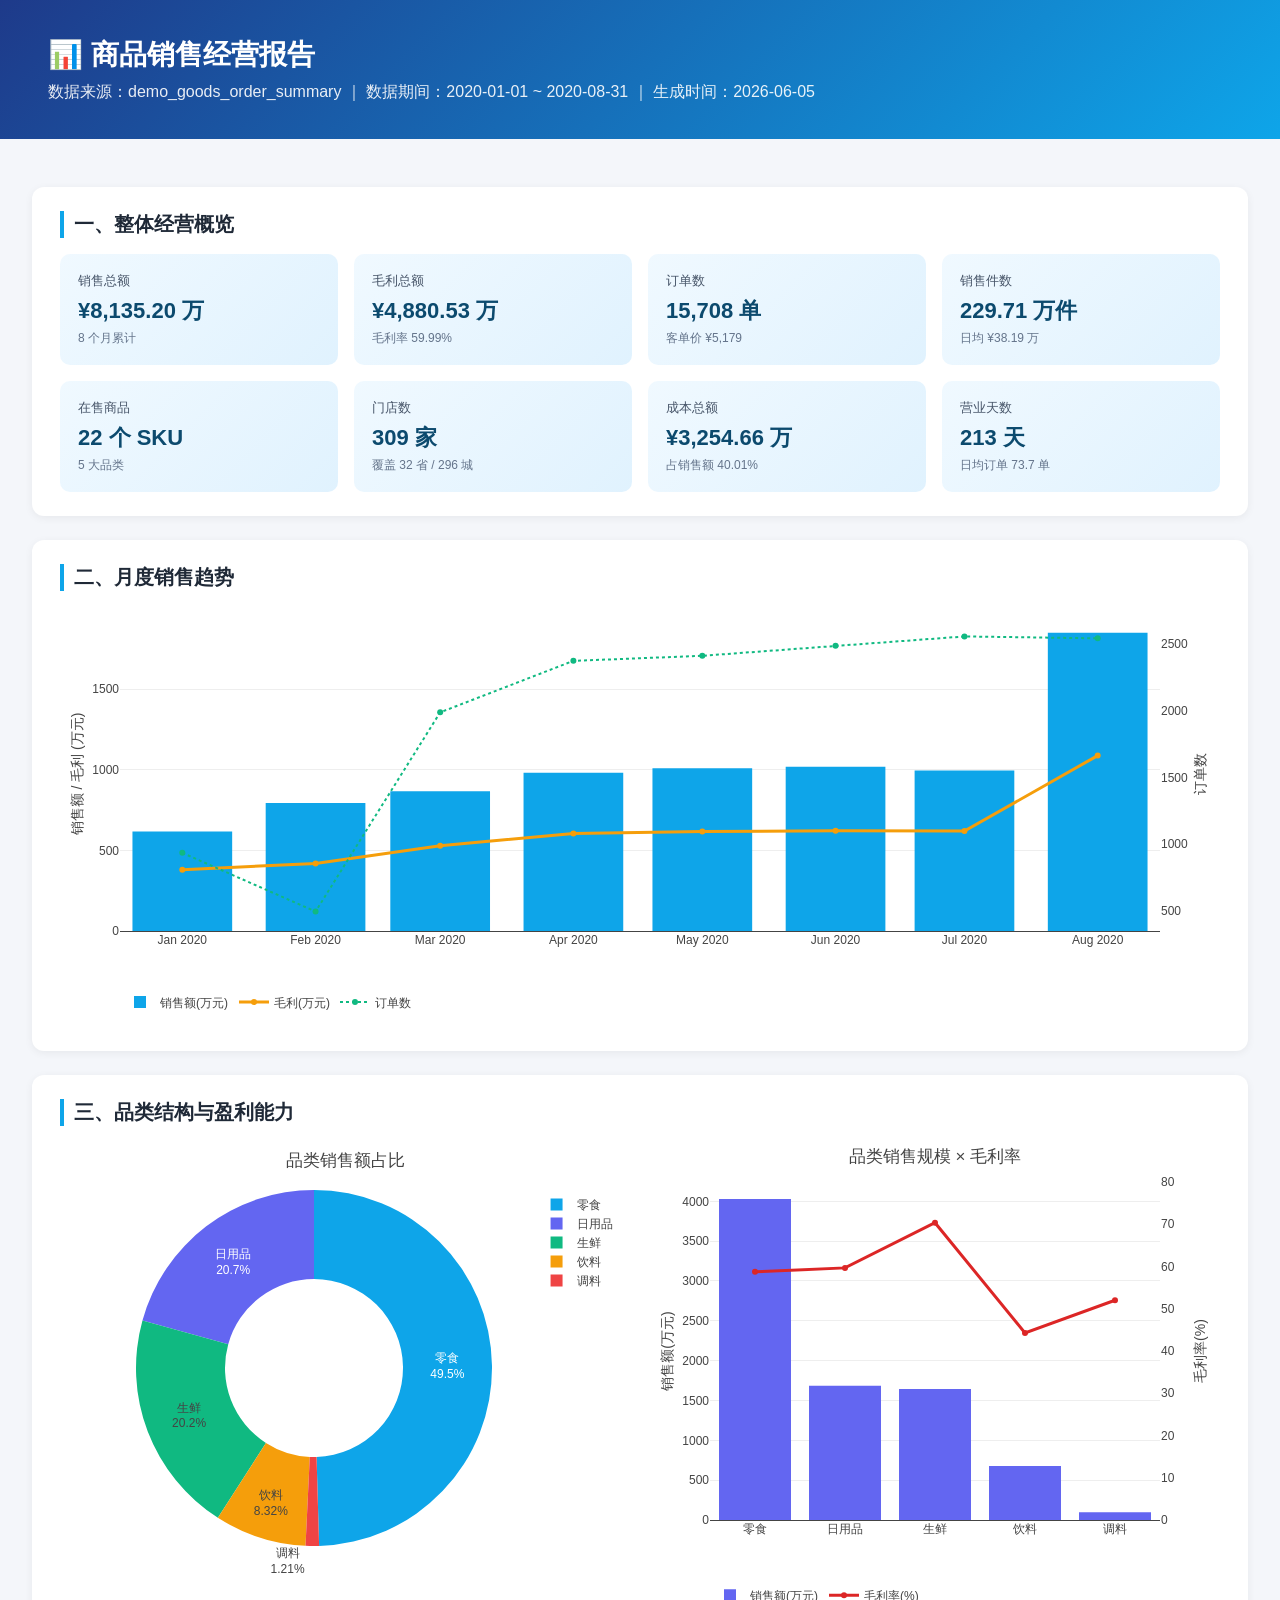
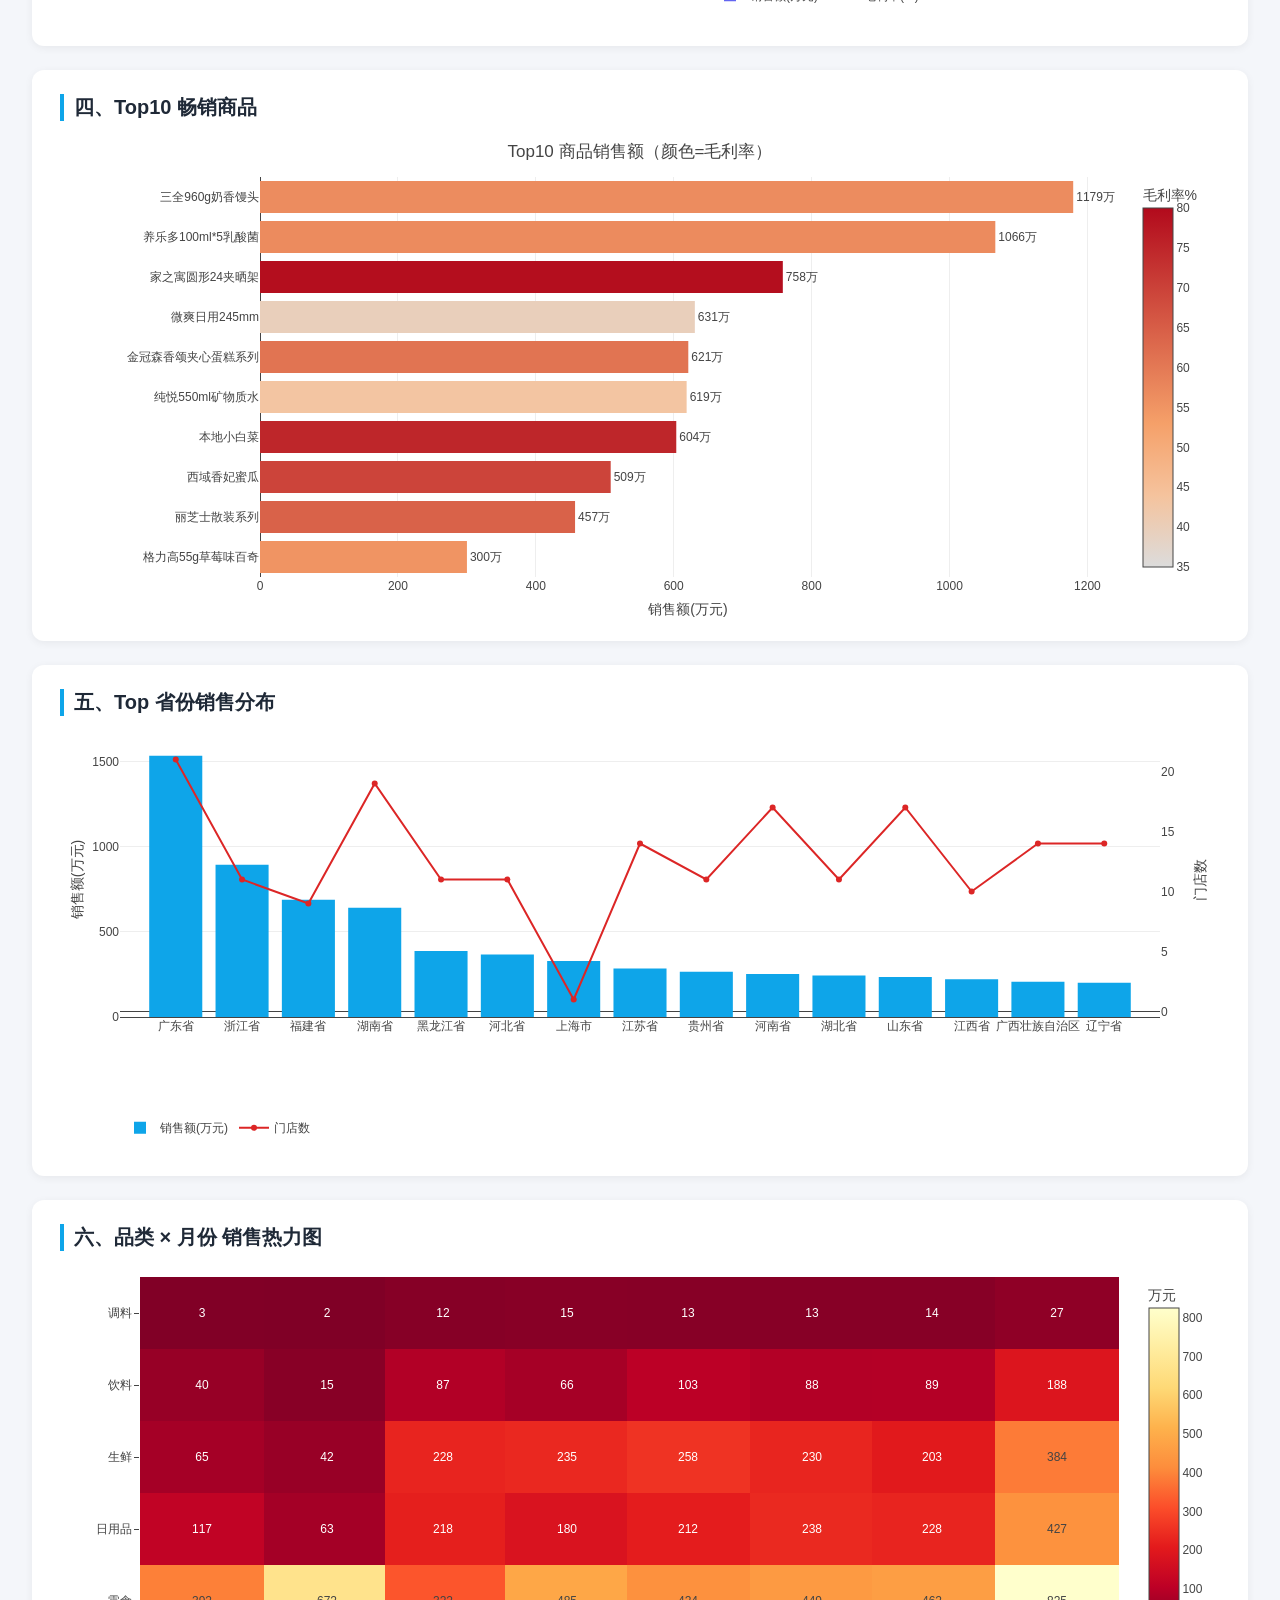
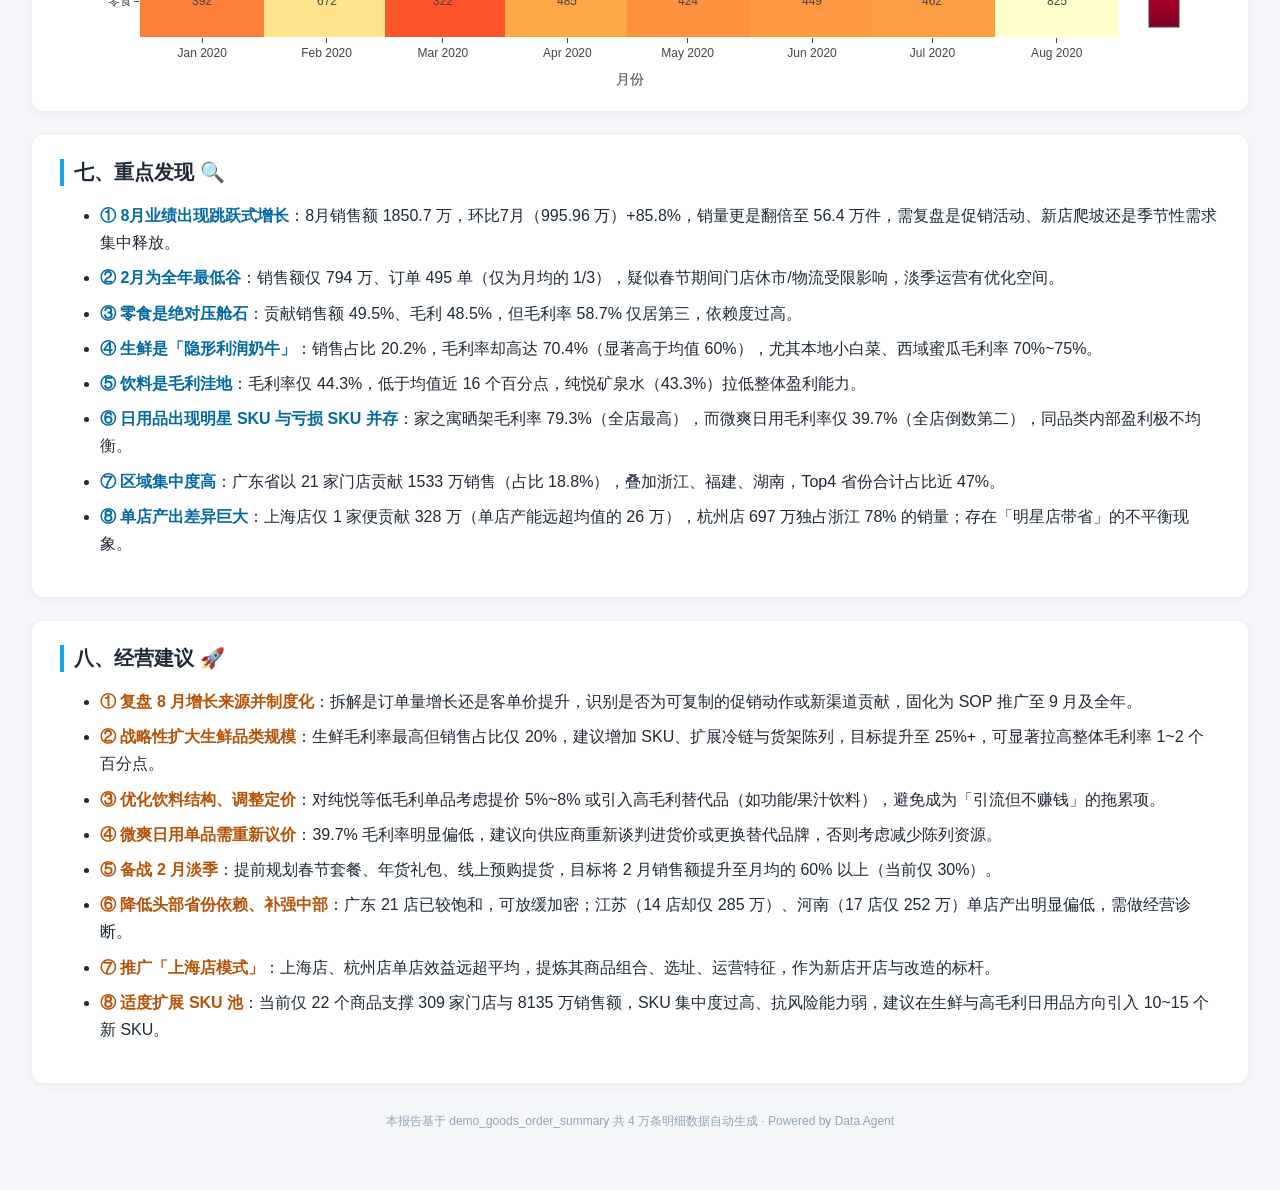
<file: data-agent-demo/assets/sales-report.html>
<!DOCTYPE html>
<html lang="zh-CN">
<head>
<meta charset="UTF-8">
<title>商品销售经营报告 | 2020-01 ~ 2020-08</title>
<script src="https://cdn.plot.ly/plotly-2.32.0.min.js"></script>
<style>
  * { box-sizing: border-box; }
  body { font-family: -apple-system, "PingFang SC", "Microsoft YaHei", sans-serif;
         margin: 0; background: #f4f6fa; color: #1f2937; }
  header { background: linear-gradient(135deg,#1e3a8a,#0ea5e9); color:#fff;
           padding: 36px 48px; }
  header h1 { margin:0 0 8px; font-size: 28px; }
  header p { margin:0; opacity:.9; }
  .container { max-width: 1280px; margin: 0 auto; padding: 24px 32px 60px; }
  .section { background:#fff; border-radius: 12px; padding: 24px 28px; margin-top: 24px;
             box-shadow: 0 2px 8px rgba(0,0,0,.06); }
  .section h2 { margin:0 0 16px; font-size: 20px; border-left: 4px solid #0ea5e9;
                padding-left: 10px; }
  .kpi-grid { display: grid; grid-template-columns: repeat(4, 1fr); gap: 16px; }
  .kpi { background: linear-gradient(135deg,#f0f9ff,#e0f2fe); border-radius: 10px;
         padding: 18px; }
  .kpi .label { color:#475569; font-size: 13px; }
  .kpi .value { font-size: 22px; font-weight: 700; color:#0c4a6e; margin-top: 6px; }
  .kpi .sub { font-size: 12px; color:#64748b; margin-top:4px; }
  .chart { width: 100%; height: 420px; }
  #chart_cat_pie, #chart_cat_margin { height: 480px; }
  .chart-row { display: grid; grid-template-columns: 1fr 1fr; gap: 20px; }
  ul.findings li, ul.actions li { margin: 8px 0; line-height: 1.7; }
  ul.findings li b { color:#0369a1; }
  ul.actions li b { color:#b45309; }
  table { width: 100%; border-collapse: collapse; font-size: 13px; }
  th, td { border-bottom: 1px solid #e5e7eb; padding: 8px 10px; text-align: right; }
  th:first-child, td:first-child { text-align: left; }
  th { background: #f8fafc; }
  footer { text-align:center; color:#94a3b8; font-size: 12px; margin-top: 30px; }
  @media (max-width: 900px){
    .kpi-grid{ grid-template-columns: repeat(2, 1fr); }
    .chart-row{ grid-template-columns: 1fr; }
  }
</style>
</head>
<body>
<header>
  <h1>📊 商品销售经营报告</h1>
  <p>数据来源：demo_goods_order_summary  ｜  数据期间：2020-01-01 ~ 2020-08-31  ｜  生成时间：2026-06-05</p>
</header>

<div class="container">

  <!-- KPI -->
  <div class="section">
    <h2>一、整体经营概览</h2>
    <div class="kpi-grid">
      <div class="kpi"><div class="label">销售总额</div><div class="value">¥8,135.20 万</div><div class="sub">8 个月累计</div></div>
      <div class="kpi"><div class="label">毛利总额</div><div class="value">¥4,880.53 万</div><div class="sub">毛利率 59.99%</div></div>
      <div class="kpi"><div class="label">订单数</div><div class="value">15,708 单</div><div class="sub">客单价 ¥5,179</div></div>
      <div class="kpi"><div class="label">销售件数</div><div class="value">229.71 万件</div><div class="sub">日均 ¥38.19 万</div></div>
      <div class="kpi"><div class="label">在售商品</div><div class="value">22 个 SKU</div><div class="sub">5 大品类</div></div>
      <div class="kpi"><div class="label">门店数</div><div class="value">309 家</div><div class="sub">覆盖 32 省 / 296 城</div></div>
      <div class="kpi"><div class="label">成本总额</div><div class="value">¥3,254.66 万</div><div class="sub">占销售额 40.01%</div></div>
      <div class="kpi"><div class="label">营业天数</div><div class="value">213 天</div><div class="sub">日均订单 73.7 单</div></div>
    </div>
  </div>

  <!-- 月度趋势 -->
  <div class="section">
    <h2>二、月度销售趋势</h2>
    <div id="chart_month" class="chart"></div>
  </div>

  <!-- 品类分析 -->
  <div class="section">
    <h2>三、品类结构与盈利能力</h2>
    <div class="chart-row">
      <div id="chart_cat_pie" class="chart"></div>
      <div id="chart_cat_margin" class="chart"></div>
    </div>
  </div>

  <!-- Top 商品 -->
  <div class="section">
    <h2>四、Top10 畅销商品</h2>
    <div id="chart_top_product" class="chart" style="height:480px"></div>
  </div>

  <!-- 区域分析 -->
  <div class="section">
    <h2>五、Top 省份销售分布</h2>
    <div id="chart_province" class="chart"></div>
  </div>

  <!-- 品类×月份热力图 -->
  <div class="section">
    <h2>六、品类 × 月份 销售热力图</h2>
    <div id="chart_heatmap" class="chart"></div>
  </div>

  <!-- 重点发现 -->
  <div class="section">
    <h2>七、重点发现 🔍</h2>
    <ul class="findings">
      <li><b>① 8月业绩出现跳跃式增长</b>：8月销售额 1850.7 万，环比7月（995.96 万）+85.8%，销量更是翻倍至 56.4 万件，需复盘是促销活动、新店爬坡还是季节性需求集中释放。</li>
      <li><b>② 2月为全年最低谷</b>：销售额仅 794 万、订单 495 单（仅为月均的 1/3），疑似春节期间门店休市/物流受限影响，淡季运营有优化空间。</li>
      <li><b>③ 零食是绝对压舱石</b>：贡献销售额 49.5%、毛利 48.5%，但毛利率 58.7% 仅居第三，依赖度过高。</li>
      <li><b>④ 生鲜是「隐形利润奶牛」</b>：销售占比 20.2%，毛利率却高达 70.4%（显著高于均值 60%），尤其本地小白菜、西域蜜瓜毛利率 70%~75%。</li>
      <li><b>⑤ 饮料是毛利洼地</b>：毛利率仅 44.3%，低于均值近 16 个百分点，纯悦矿泉水（43.3%）拉低整体盈利能力。</li>
      <li><b>⑥ 日用品出现明星 SKU 与亏损 SKU 并存</b>：家之寓晒架毛利率 79.3%（全店最高），而微爽日用毛利率仅 39.7%（全店倒数第二），同品类内部盈利极不均衡。</li>
      <li><b>⑦ 区域集中度高</b>：广东省以 21 家门店贡献 1533 万销售（占比 18.8%），叠加浙江、福建、湖南，Top4 省份合计占比近 47%。</li>
      <li><b>⑧ 单店产出差异巨大</b>：上海店仅 1 家便贡献 328 万（单店产能远超均值的 26 万），杭州店 697 万独占浙江 78% 的销量；存在「明星店带省」的不平衡现象。</li>
    </ul>
  </div>

  <!-- 经营建议 -->
  <div class="section">
    <h2>八、经营建议 🚀</h2>
    <ul class="actions">
      <li><b>① 复盘 8 月增长来源并制度化</b>：拆解是订单量增长还是客单价提升，识别是否为可复制的促销动作或新渠道贡献，固化为 SOP 推广至 9 月及全年。</li>
      <li><b>② 战略性扩大生鲜品类规模</b>：生鲜毛利率最高但销售占比仅 20%，建议增加 SKU、扩展冷链与货架陈列，目标提升至 25%+，可显著拉高整体毛利率 1~2 个百分点。</li>
      <li><b>③ 优化饮料结构、调整定价</b>：对纯悦等低毛利单品考虑提价 5%~8% 或引入高毛利替代品（如功能/果汁饮料），避免成为「引流但不赚钱」的拖累项。</li>
      <li><b>④ 微爽日用单品需重新议价</b>：39.7% 毛利率明显偏低，建议向供应商重新谈判进货价或更换替代品牌，否则考虑减少陈列资源。</li>
      <li><b>⑤ 备战 2 月淡季</b>：提前规划春节套餐、年货礼包、线上预购提货，目标将 2 月销售额提升至月均的 60% 以上（当前仅 30%）。</li>
      <li><b>⑥ 降低头部省份依赖、补强中部</b>：广东 21 店已较饱和，可放缓加密；江苏（14 店却仅 285 万）、河南（17 店仅 252 万）单店产出明显偏低，需做经营诊断。</li>
      <li><b>⑦ 推广「上海店模式」</b>：上海店、杭州店单店效益远超平均，提炼其商品组合、选址、运营特征，作为新店开店与改造的标杆。</li>
      <li><b>⑧ 适度扩展 SKU 池</b>：当前仅 22 个商品支撑 309 家门店与 8135 万销售额，SKU 集中度过高、抗风险能力弱，建议在生鲜与高毛利日用品方向引入 10~15 个新 SKU。</li>
    </ul>
  </div>

  <footer>本报告基于 demo_goods_order_summary 共 4 万条明细数据自动生成 · Powered by Data Agent</footer>
</div>

<script>
/* ===== 数据 ===== */
const month = ["2020-01","2020-02","2020-03","2020-04","2020-05","2020-06","2020-07","2020-08"];
const sales = [6170006,7940799,8676184,9813482,10099865,10185351,9959600,18506672];
const profit= [3796067,4194156,5293493,6045855,6180693,6213467,6198184,10883413];
const orders= [935,495,1988,2374,2412,2487,2557,2543];

/* 月度趋势 */
Plotly.newPlot('chart_month', [
  {x: month, y: sales.map(v=>v/10000), type:'bar', name:'销售额(万元)', marker:{color:'#0ea5e9'}, yaxis:'y'},
  {x: month, y: profit.map(v=>v/10000), type:'scatter', mode:'lines+markers', name:'毛利(万元)',
   line:{color:'#f59e0b', width:3}, yaxis:'y'},
  {x: month, y: orders, type:'scatter', mode:'lines+markers', name:'订单数',
   line:{color:'#10b981', width:2, dash:'dot'}, yaxis:'y2'}
], {
  margin:{t:10,r:60,l:60,b:50},
  yaxis:{title:'销售额 / 毛利 (万元)'},
  yaxis2:{title:'订单数', overlaying:'y', side:'right', showgrid:false},
  legend:{orientation:'h', y:-0.18}
}, {responsive:true});

/* 品类饼图 */
const cats = ['零食','日用品','生鲜','饮料','调料'];
const catSales = [40304082,16838721,16453414,6767642,988100];
const catMargin= [58.73, 59.67, 70.37, 44.26, 52.02];
Plotly.newPlot('chart_cat_pie',[{
  type:'pie', labels:cats, values:catSales, hole:0.5,
  textinfo:'label+percent',
  textposition:'auto',
  automargin:true,
  marker:{colors:['#0ea5e9','#6366f1','#10b981','#f59e0b','#ef4444']}
}], {title:'品类销售额占比', margin:{t:48,b:76,l:18,r:18}}, {responsive:true});

/* 品类销售 vs 毛利率 */
Plotly.newPlot('chart_cat_margin',[
  {x:cats, y:catSales.map(v=>v/10000), type:'bar', name:'销售额(万元)', marker:{color:'#6366f1'}, yaxis:'y'},
  {x:cats, y:catMargin, type:'scatter', mode:'lines+markers', name:'毛利率(%)',
   line:{color:'#dc2626', width:3}, yaxis:'y2'}
], {
  title:'品类销售规模 × 毛利率',
  margin:{t:40,r:60,l:60,b:50},
  yaxis:{title:'销售额(万元)'},
  yaxis2:{title:'毛利率(%)', overlaying:'y', side:'right', showgrid:false, range:[0,80]},
  legend:{orientation:'h', y:-0.18}
}, {responsive:true});

/* Top10 商品 */
const products = ['三全960g奶香馒头','养乐多100ml*5乳酸菌','家之寓圆形24夹晒架','微爽日用245mm',
                  '金冠森香颂夹心蛋糕系列','纯悦550ml矿物质水','本地小白菜','西域香妃蜜瓜',
                  '丽芝士散装系列','格力高55g草莓味百奇'];
const prodSales = [11794209,10664738,7582630,6306754,6211856,6187777,6037315,5086398,4569429,3001289].map(v=>v/10000);
const prodMargin= [56.61,56.77,79.25,39.70,60.99,43.31,74.99,69.54,64.12,55.13];
Plotly.newPlot('chart_top_product',[{
  type:'bar', orientation:'h',
  x: prodSales.slice().reverse(),
  y: products.slice().reverse(),
  marker:{ color: prodMargin.slice().reverse(), colorscale:'RdYlGn', cmin:35, cmax:80,
           colorbar:{title:'毛利率%'}},
  text: prodSales.slice().reverse().map(v=>v.toFixed(0)+'万'),
  textposition:'outside'
}], {
  title:'Top10 商品销售额（颜色=毛利率）',
  margin:{t:40,l:200,r:60,b:40},
  xaxis:{title:'销售额(万元)'}
}, {responsive:true});

/* 省份 */
const prov = ['广东省','浙江省','福建省','湖南省','黑龙江省','河北省','上海市','江苏省',
              '贵州省','河南省','湖北省','山东省','江西省','广西壮族自治区','辽宁省'];
const provSales = [15332065,8940948,6875135,6410264,3880539,3667417,3281647,2849679,2657179,
                   2518851,2437357,2344781,2209887,2063758,2016666].map(v=>v/10000);
const provStores = [21,11,9,19,11,11,1,14,11,17,11,17,10,14,14];
Plotly.newPlot('chart_province',[
  {x:prov, y:provSales, type:'bar', name:'销售额(万元)', marker:{color:'#0ea5e9'}, yaxis:'y'},
  {x:prov, y:provStores, type:'scatter', mode:'lines+markers', name:'门店数',
   line:{color:'#dc2626', width:2}, yaxis:'y2'}
], {
  margin:{t:10,r:60,l:60,b:90},
  yaxis:{title:'销售额(万元)'},
  yaxis2:{title:'门店数', overlaying:'y', side:'right', showgrid:false},
  legend:{orientation:'h', y:-0.35}
}, {responsive:true});

/* 热力图：品类×月份 */
const heatCats = ['零食','日用品','生鲜','饮料','调料'];
const heatZ = [
 /*零食*/   [3920202,6721022,3223093,4850869,4235290,4486852,4619639,8247115],
 /*日用品*/ [1166060,629940,2178692,1801859,2122734,2384990,2279882,4274564],
 /*生鲜*/   [652465,420388,2276261,2350773,2577060,2304900,2033520,3838047],
 /*饮料*/   [401580,145326,874404,664624,1030472,882953,888661,1879622],
 /*调料*/   [29699,24123,123734,145357,134309,125656,137898,267324]
].map(row=>row.map(v=>Math.round(v/10000)));
Plotly.newPlot('chart_heatmap',[{
  z: heatZ, x: month, y: heatCats, type:'heatmap',
  colorscale:'YlOrRd', text: heatZ, texttemplate:'%{text}',
  colorbar:{title:'万元'}
}], {margin:{t:10,l:80,r:60,b:50}, xaxis:{title:'月份'}}, {responsive:true});
</script>
</body>
</html>
</file>
<file: styles.css>
:root {
  --ink: #0b0b0f;
  --paper: #f5f5f2;
  --white: #ffffff;
  --blue: #2457f5;
  --blue-dark: #163ac4;
  --ice: #dfe8ff;
  --line: #d9d9d4;
  --muted: #68686f;
  --serif: "Noto Sans SC", sans-serif;
  --grotesk: "Space Grotesk", "Noto Sans SC", sans-serif;
  --radius: 24px;
  --ease: cubic-bezier(.22, 1, .36, 1);
}

* { box-sizing: border-box; }
html { scroll-behavior: smooth; }
body { margin: 0; background: var(--paper); color: var(--ink); font-family: var(--grotesk); overflow-x: hidden; }
a { color: inherit; text-decoration: none; }
button { font: inherit; }
::selection { background: var(--blue); color: white; }

.skip-link { position: fixed; left: 16px; top: -60px; z-index: 9999; background: var(--ink); color: white; padding: 12px 18px; border-radius: 999px; transition: top .2s; }
.skip-link:focus { top: 16px; }
.cursor-glow { position: fixed; z-index: -1; width: 480px; height: 480px; border-radius: 50%; background: rgba(36, 87, 245, .08); filter: blur(80px); pointer-events: none; transform: translate(-50%, -50%); }

.site-header { height: 84px; padding: 0 clamp(24px, 4vw, 68px); display: grid; grid-template-columns: 1fr auto 1fr; align-items: center; position: fixed; inset: 0 0 auto; z-index: 100; border-bottom: 1px solid transparent; transition: background .3s, border-color .3s, height .3s; }
.site-header.is-scrolled { height: 68px; background: rgba(245,245,242,.86); backdrop-filter: blur(18px); border-color: rgba(11,11,15,.1); }
.brand { display: flex; align-items: center; gap: 18px; width: fit-content; }
.brand-mark { font-weight: 900; letter-spacing: -.08em; font-size: 21px; }
.brand-status { display: flex; align-items: center; gap: 7px; font-size: 11px; letter-spacing: .12em; color: var(--muted); }
.brand-status i { width: 7px; height: 7px; background: #2dad5f; border-radius: 50%; box-shadow: 0 0 0 5px rgba(45,173,95,.12); }
.desktop-nav { display: flex; padding: 5px; gap: 2px; border: 1px solid var(--line); border-radius: 999px; background: rgba(255,255,255,.52); }
.nav-link { position: relative; padding: 10px 17px; font-size: 13px; border-radius: 999px; transition: color .2s, background .2s; }
.nav-link:hover, .nav-link.is-active { background: var(--ink); color: white; }
.contact-pill { justify-self: end; display: flex; gap: 18px; align-items: center; font-size: 13px; border-bottom: 1px solid var(--ink); padding: 8px 2px; }
.contact-pill span { transition: transform .2s; }
.contact-pill:hover span { transform: translate(3px,-3px); }
.menu-button, .mobile-nav { display: none; }

.hero { position: relative; min-height: 100svh; padding: 150px clamp(24px, 6vw, 100px) 52px; display: grid; grid-template-columns: minmax(0,1.08fr) minmax(400px,.92fr); grid-template-rows: 1fr auto; align-items: center; gap: 36px; overflow: hidden; }
.hero::before { content: "PRODUCT"; position: absolute; top: 21%; right: -3vw; font-size: clamp(130px, 18vw, 300px); font-weight: 900; letter-spacing: -.08em; color: rgba(11,11,15,.025); writing-mode: vertical-rl; line-height: .7; pointer-events: none; }
.eyebrow, .section-index { margin: 0 0 26px; font-size: 11px; letter-spacing: .18em; font-weight: 600; }
.eyebrow::before, .section-index::before { content: ""; display: inline-block; width: 32px; height: 1px; background: currentColor; vertical-align: middle; margin-right: 12px; }
.hero-title { margin: 0; font-family: var(--serif); font-size: clamp(54px, 7.1vw, 126px); line-height: .97; letter-spacing: -.075em; font-weight: 900; }
.title-line { display: block; overflow: hidden; padding: 0 0 .08em; }
.title-line > span { display: block; }
.accent-line { color: var(--blue); }
.period { color: var(--ink); }
.hero-actions { margin-top: 38px; display: flex; align-items: center; gap: 28px; }
.primary-button { min-height: 52px; padding: 0 22px; display: inline-flex; align-items: center; gap: 42px; background: var(--ink); color: white; border-radius: 999px; font-size: 14px; transition: background .2s; }
.primary-button:hover { background: var(--blue); }
.text-link { min-height: 44px; display: inline-flex; align-items: center; gap: 12px; font-size: 14px; border-bottom: 1px solid var(--line); }
.text-link span { color: var(--blue); }

.interest-pile { width: min(680px, 100%); margin-top: 22px; }
.interest-chips { position: relative; height: 154px; margin: 0; padding: 0; overflow: hidden; list-style: none; border-bottom: 1px solid rgba(11,11,15,.12); }
.interest-chip { position: absolute; z-index: 1; min-height: 38px; padding: 9px 16px; display: inline-flex; align-items: center; justify-content: center; border: 1px solid rgba(11,11,15,.18); border-radius: 999px; background: rgba(255,255,255,.84); color: var(--ink); box-shadow: 0 8px 18px rgba(21,27,51,.07); font-size: 12px; font-weight: 600; line-height: 1; white-space: nowrap; transform: rotate(var(--chip-r, 0deg)); transform-origin: 50% 70%; user-select: none; }
.interest-pile.is-animating .interest-chip { will-change: transform, opacity; }
.interest-chip:nth-child(1) { left: 2%; top: 62%; --chip-r: -6deg; }
.interest-chip:nth-child(2) { left: 19%; top: 34%; --chip-r: 5deg; }
.interest-chip:nth-child(3) { left: 35%; top: 65%; --chip-r: -4deg; }
.interest-chip:nth-child(4) { left: 52%; top: 34%; --chip-r: 6deg; }
.interest-chip:nth-child(5) { left: 68%; top: 63%; --chip-r: -5deg; }
.interest-chip:nth-child(6) { left: 69%; top: 5%; --chip-r: 4deg; }
.interest-chip:nth-child(7) { left: 36%; top: 5%; --chip-r: -7deg; }
.interest-chip:nth-child(8) { left: 4%; top: 6%; --chip-r: 5deg; }
.chip-blue { border-color: var(--blue); background: var(--blue); color: white; box-shadow: 0 10px 22px rgba(36,87,245,.2); }
.chip-dark { border-color: var(--ink); background: var(--ink); color: white; }
.chip-outline { border-color: rgba(36,87,245,.55); color: var(--blue-dark); }
.chip-peach { border-color: #ffb185; background: #fff0e5; color: #a33a09; }
.chip-red { border-color: #e31220; background: #e31220; color: white; box-shadow: 0 10px 22px rgba(227,18,32,.18); }
.chip-amber { border-color: #f2a400; background: #ffb000; color: var(--ink); box-shadow: 0 10px 22px rgba(255,176,0,.18); }
.chip-orange { border-color: #d83b00; background: #d83b00; color: white; box-shadow: 0 10px 22px rgba(216,59,0,.18); }

.hero-visual { height: min(650px, 68vh); position: relative; display: grid; place-items: center; }
.portrait-frame { position: absolute; z-index: 2; width: min(28vw, 400px); aspect-ratio: .76; bottom: 2%; border-radius: 48% 48% 26px 26px; background: linear-gradient(145deg, #edf0f8, #d6def5); overflow: hidden; box-shadow: inset 0 0 0 1px rgba(11,11,15,.08), 0 50px 90px rgba(24,40,99,.15); }
.portrait-frame::before { content: ""; position: absolute; inset: 9%; border: 1px dashed rgba(11,11,15,.2); border-radius: inherit; }
.portrait-photo { width: 100%; height: 100%; object-fit: cover; object-position: center top; display: block; filter: saturate(.9) contrast(1.02); }
.portrait-label { position: absolute; left: 18px; bottom: 16px; z-index: 2; padding: 7px 10px; border-radius: 999px; background: rgba(255,255,255,.78); backdrop-filter: blur(12px); font-size: 10px; letter-spacing: .12em; }
.float-card { position: absolute; z-index: 4; width: 230px; min-height: 154px; padding: 24px; border-radius: 20px; display: flex; flex-direction: column; justify-content: flex-end; box-shadow: 0 25px 45px rgba(20,27,58,.18); will-change: transform; }
.school-card-top { display: flex; align-items: center; justify-content: space-between; gap: 12px; }
.school-abbr { font-size: 11px; letter-spacing: .16em; }
.school-badge { flex: 0 0 auto; padding: 4px 8px; border: 1px solid currentColor; border-radius: 999px; font-size: 10px; font-weight: 700; line-height: 1; letter-spacing: .05em; }
.float-card strong { margin: 17px 0 5px; font-size: 19px; line-height: 1.2; letter-spacing: -.025em; }
.school-major { font-size: 15px; font-weight: 600; line-height: 1.35; }
.card-cuhk .school-badge { background: rgba(255,255,255,.14); }
.card-scut .school-badge { border-color: rgba(11,11,15,.3); background: var(--paper); }
.card-cuhk { top: 6%; right: -9%; transform: rotate(7deg); background: var(--blue); color: white; }
.card-scut { bottom: 9%; left: 0; transform: rotate(-7deg); background: white; }
.mini-orbit { position: absolute; z-index: 1; border: 1px solid rgba(36,87,245,.28); border-radius: 50%; }
.orbit-one { width: 520px; height: 160px; transform: rotate(-16deg); }
.orbit-two { width: 430px; height: 90px; transform: rotate(23deg); }
.mini-orbit::after { content:""; position:absolute; width:12px; height:12px; background:var(--blue); border-radius:50%; top:50%; left:-6px; box-shadow:0 0 0 8px rgba(36,87,245,.1); }
.hero-meta { width: 100%; margin-top: 16px; padding-top: 6px; display: grid; grid-template-columns: 150px minmax(0, 1fr); gap: 28px; align-items: start; }
.profile-heading span { display: block; color: var(--blue); font-size: 10px; font-weight: 600; letter-spacing: .13em; white-space: nowrap; }
.profile-heading h2 { margin: 6px 0 0; font-family: var(--serif); font-size: 20px; line-height: 1.2; letter-spacing: -.04em; }
.profile-grid { margin: 0; display: grid; grid-template-columns: 1fr; row-gap: 7px; }
.profile-item { min-width: 0; padding-left: 13px; display: grid; grid-template-columns: 76px minmax(0, 1fr); gap: 8px; align-items: start; border-left: 2px solid rgba(36,87,245,.18); }
.profile-item-wide { grid-column: auto; }
.profile-item dt { margin: 0; color: var(--muted); font-size: 10px; font-weight: 600; line-height: 1.55; letter-spacing: .12em; }
.profile-item dd { margin: 0; color: var(--ink); font-size: 12px; font-weight: 500; line-height: 1.55; }
.strength-card { z-index: 6; grid-column: 1 / -1; position: relative; display: grid; grid-template-columns: 112px minmax(0, 1fr); gap: 22px; padding: 13px 0 0; border-top: 1px solid rgba(11,11,15,.22); }
.strength-card::before { content: ""; position: absolute; left: 0; top: -1px; width: 54px; height: 2px; background: var(--blue); transform: scaleX(var(--strength-line-scale, 1)); transform-origin: left center; }
.strength-heading span { display: block; color: var(--blue); font-size: 9px; font-weight: 700; letter-spacing: .14em; }
.strength-heading strong { display: block; margin-top: 4px; font-size: 15px; letter-spacing: -.025em; }
.strength-list { margin: 0; padding: 0; display: grid; grid-template-columns: repeat(3, minmax(0, 1fr)); gap: 18px; list-style: none; }
.strength-list li { min-width: 0; display: grid; grid-template-columns: 22px minmax(0, 1fr); gap: 7px; }
.strength-list li > span { color: var(--blue); font-size: 9px; font-weight: 700; line-height: 1.45; letter-spacing: .06em; }
.strength-list p { margin: 0; color: var(--muted); font-size: 10.5px; font-weight: 500; line-height: 1.45; }
.strength-list p strong { display: block; margin-bottom: 2px; color: var(--ink); font-size: 12px; }
.scroll-cue { position: absolute; right: 40px; bottom: 45px; writing-mode: vertical-rl; font-size: 10px; letter-spacing: .14em; display: flex; align-items: center; gap: 10px; color: var(--muted); }
.scroll-cue span { display: block; width: 1px; height: 45px; background: var(--ink); transform-origin: top; animation: scrollCue 1.8s infinite var(--ease); }
@keyframes scrollCue { 0% { transform: scaleY(0); } 50% { transform: scaleY(1); } 100% { transform: scaleY(0); transform-origin: bottom; } }

.section-pad { padding: clamp(90px, 11vw, 180px) clamp(24px, 6vw, 100px); }
.gallery-story { min-height: 720px; padding-top: clamp(70px, 7vw, 110px); padding-bottom: 60px; background: radial-gradient(ellipse at 50% 62%, rgba(36,87,245,.1), transparent 38%), linear-gradient(180deg, #fafaf8 0%, #f5f6f8 100%); color: var(--ink); overflow: hidden; }
.gallery-heading { display: flex; justify-content: space-between; align-items: end; gap: 60px; max-width: 1180px; margin: 0 auto 18px; }
.gallery-heading .section-index { margin-bottom: 15px; color: #77777e; }
.gallery-heading h2 { margin: 0; font-family: var(--serif); font-size: clamp(30px, 3.3vw, 48px); line-height: 1.08; letter-spacing: -.055em; }
.gallery-heading h2 span { color: var(--blue); }
.gallery-heading-side { max-width: 430px; }
.gallery-heading-side > p { margin: 0; color: #fff; font-size: 14px; line-height: 1.8; letter-spacing: .02em; }
.gallery-track { position: relative; display: flex; justify-content: center; align-items: flex-start; gap: clamp(10px, 1vw, 18px); min-height: 438px; padding: 42px 18px 88px; overflow: visible; scrollbar-width: none; perspective: 1400px; isolation: isolate; }
.gallery-track::after { content: ""; position: absolute; z-index: -1; left: 14%; right: 14%; bottom: 54px; height: 84px; border-radius: 50%; background: rgba(31,45,84,.11); filter: blur(35px); transform: scaleY(.42); pointer-events: none; }
.gallery-track::-webkit-scrollbar { display: none; }
.gallery-track:focus-visible { outline: 2px solid var(--blue); outline-offset: 5px; }
.gallery-card { --card-rotate: 0deg; --card-y: 0px; position: relative; z-index: 1; flex: 0 0 clamp(205px, 17.2vw, 264px); margin: 0; padding: 10px 10px 18px; background: rgba(255,255,255,.96); border: 1px solid rgba(26,35,60,.09); border-radius: 8px; box-shadow: 0 14px 34px rgba(28,36,62,.1), 0 2px 5px rgba(28,36,62,.04); scroll-snap-align: center; transform: translateY(var(--card-y)) rotate(var(--card-rotate)) scale(.985); transform-origin: center 115%; opacity: .82; filter: saturate(.88); transition: transform .46s cubic-bezier(.22,1,.36,1), box-shadow .35s ease, border-color .3s ease, opacity .3s ease, filter .3s ease; will-change: transform; }
.gallery-card:nth-child(1) { --card-rotate: -5deg; --card-y: 30px; }
.gallery-card:nth-child(2) { --card-rotate: -2.5deg; --card-y: 10px; }
.gallery-card:nth-child(3) { --card-rotate: 0deg; --card-y: -3px; }
.gallery-card:nth-child(4) { --card-rotate: 2.5deg; --card-y: 10px; }
.gallery-card:nth-child(5) { --card-rotate: 5deg; --card-y: 30px; }
.gallery-card.is-active { z-index: 5; opacity: 1; filter: saturate(1); border-color: rgba(36,87,245,.48); transform: translateY(calc(var(--card-y) - 14px)) rotate(var(--card-rotate)) scale(1.045); box-shadow: 0 26px 58px rgba(35,52,100,.19), 0 0 0 1px rgba(36,87,245,.06); }
.gallery-card:hover { z-index: 11; opacity: 1; filter: saturate(1); transform: translateY(calc(var(--card-y) - 12px)) rotate(var(--card-rotate)) scale(1.025); box-shadow: 0 28px 58px rgba(28,36,62,.2); }
.gallery-card.is-active:hover { transform: translateY(calc(var(--card-y) - 18px)) rotate(var(--card-rotate)) scale(1.055); }
.story-trigger { position: absolute; inset: 0; z-index: 20; width: 100%; height: 100%; padding: 0; border: 0; border-radius: inherit; background: transparent; cursor: pointer; }
.story-trigger:focus-visible { outline: 3px solid var(--blue); outline-offset: 4px; }
.gallery-photo-wrap { position: relative; aspect-ratio: 1.02; overflow: hidden; border-radius: 5px; background: #e8e8e5; }
.gallery-photo-wrap img { width: 100%; height: 100%; object-fit: cover; display: block; transition: transform .55s var(--ease); }
.gallery-card:hover img { transform: scale(1.025); }
.story-hover-preview { position: absolute; inset: 0; z-index: 3; display: flex; flex-direction: column; justify-content: flex-end; padding: 18px 16px; background: linear-gradient(180deg, rgba(7,10,20,.08) 5%, rgba(7,10,20,.9) 76%); color: #fff; opacity: 0; transform: translateY(8px); transition: opacity .24s ease, transform .3s var(--ease); pointer-events: none; }
.story-hover-preview span { margin-bottom: 7px; color: rgba(255,255,255,.72); font-size: 9px; font-weight: 600; letter-spacing: .1em; text-transform: uppercase; }
.story-hover-preview p { display: -webkit-box; margin: 8px 0 0; overflow: hidden; color: rgba(255,255,255,.8); font-size: 10px; line-height: 1.55; -webkit-box-orient: vertical; -webkit-line-clamp: 3; }
.story-hover-preview em { margin-top: 10px; color: #fff; font-size: 9px; font-style: normal; font-weight: 600; letter-spacing: .08em; }
@media (hover: hover) and (pointer: fine) {
  .gallery-card:hover .story-hover-preview,
  .gallery-card:focus-within .story-hover-preview { opacity: 1; transform: translateY(0); }
}
.gallery-seq { position: absolute; left: 10px; top: 10px; z-index: 4; display: grid; place-items: center; width: 29px; height: 29px; border: 1px solid rgba(255,255,255,.56); border-radius: 50%; background: rgba(255,255,255,.82); backdrop-filter: blur(10px); color: var(--ink); font-size: 10px; font-variant-numeric: tabular-nums; box-shadow: 0 5px 14px rgba(20,26,46,.12); }
.gallery-card figcaption { min-height: 96px; padding: 14px 5px 0; }
.gallery-card figcaption > div { display: flex; justify-content: space-between; gap: 9px; color: #76767e; font-size: 10px; line-height: 1.4; letter-spacing: .06em; text-transform: uppercase; }
.gallery-card figcaption h3 { margin: 10px 0 0; font-family: var(--serif); font-size: clamp(12px, 1.05vw, 15px); line-height: 1.35; letter-spacing: -.025em; font-weight: 600; }
.gallery-card figcaption p { margin: 5px 0 0; color: #6f7079; font-size: 10px; font-weight: 500; line-height: 1.45; }
.gallery-navigation { position: relative; max-width: 860px; margin: -8px auto 0; padding: 8px 12px; display: grid; grid-template-columns: 48px 1fr 48px; align-items: center; gap: 16px; border: 1px solid rgba(28,36,62,.08); border-radius: 999px; background: rgba(255,255,255,.72); backdrop-filter: blur(16px); box-shadow: 0 12px 32px rgba(31,40,72,.07); }
.gallery-years { position: relative; display: flex; align-items: center; justify-content: space-between; }
.gallery-years::before { content: ""; position: absolute; left: 7%; right: 7%; top: 50%; height: 1px; background: linear-gradient(90deg, transparent, #d4d8e2 12%, #d4d8e2 88%, transparent); }
.gallery-year { position: relative; z-index: 1; min-width: 58px; min-height: 40px; padding: 0 12px; border: 0; border-radius: 999px; background: transparent; color: #858793; cursor: pointer; font-size: 11px; letter-spacing: .08em; transition: color .25s ease, transform .3s var(--ease), background .25s ease, box-shadow .25s ease; }
.gallery-year::after { content: ""; position: absolute; left: 50%; bottom: 5px; width: 4px; height: 4px; border-radius: 50%; background: var(--blue); opacity: 0; transform: translate(-50%, 4px); transition: opacity .25s ease, transform .3s var(--ease); }
.gallery-year.is-active { color: var(--blue); font-weight: 700; background: #fff; box-shadow: 0 7px 18px rgba(35,55,112,.11); transform: translateY(-2px); }
.gallery-year.is-active::after { opacity: 1; transform: translate(-50%, 0); }
.gallery-arrow { width: 48px; height: 48px; border: 1px solid rgba(28,36,62,.1); border-radius: 50%; background: #fff; color: var(--ink); font-size: 16px; cursor: pointer; box-shadow: 0 5px 14px rgba(30,38,66,.07); transition: background .2s, color .2s, opacity .2s, transform .25s var(--ease), box-shadow .25s ease; }
.gallery-arrow:hover:not(:disabled) { background: var(--ink); color: white; transform: scale(1.06); box-shadow: 0 8px 20px rgba(16,20,36,.2); }
.gallery-arrow:disabled { cursor: default; opacity: .28; }
.gallery-count { position: absolute; right: 12px; top: calc(100% + 14px); color: #8d8d95; font-size: 10px; letter-spacing: .12em; font-variant-numeric: tabular-nums; }
.gallery-count b { color: var(--blue); font-weight: 700; }
.gallery-story-hint { margin: 25px 0 0; text-align: center; color: #777985; font-size: 10px; font-weight: 600; letter-spacing: .16em; }

.story-dialog { width: min(1000px, calc(100vw - 48px)); max-width: none; max-height: min(84vh, 760px); padding: 0; border: 0; border-radius: 24px; background: white; color: var(--ink); overflow: hidden; box-shadow: 0 40px 120px rgba(15,18,32,.3); }
.story-dialog::backdrop { background: rgba(8,10,18,.58); backdrop-filter: blur(9px); }
.story-dialog[open] { animation: storyIn .38s var(--ease); }
@keyframes storyIn { from { opacity: 0; transform: translateY(24px) scale(.975); } to { opacity: 1; transform: translateY(0) scale(1); } }
.story-shell { position: relative; display: grid; grid-template-columns: minmax(290px, .82fr) minmax(0, 1.18fr); max-height: inherit; }
.story-close { position: absolute; right: 20px; top: 18px; z-index: 3; min-height: 44px; padding: 0 13px; border: 1px solid rgba(11,11,15,.12); border-radius: 999px; background: rgba(255,255,255,.9); color: var(--ink); cursor: pointer; font-size: 12px; letter-spacing: .06em; }
.story-close span { margin-left: 6px; font-size: 18px; vertical-align: -1px; }
.story-media { position: relative; min-height: 590px; background: #e8e9ed; overflow: hidden; }
.story-media::after { content: ""; position: absolute; inset: 0; background: linear-gradient(180deg, transparent 65%, rgba(0,0,0,.36)); pointer-events: none; }
.story-media img { width: 100%; height: 100%; object-fit: cover; display: block; }
.story-image-index { position: absolute; left: 22px; bottom: 20px; z-index: 1; color: white; font-size: 11px; letter-spacing: .12em; }
.story-content { max-height: min(84vh, 760px); padding: 38px 40px 28px; overflow-y: auto; }
.story-kicker { display: flex; gap: 12px; margin: 0 0 12px; color: var(--blue); font-size: 11px; letter-spacing: .12em; text-transform: uppercase; }
.story-content h2 { margin: 0; max-width: 560px; font-family: var(--serif); font-size: clamp(28px, 2.6vw, 40px); line-height: 1.08; letter-spacing: -.045em; }
.story-content h2.is-single-line { max-width: none; font-size: clamp(26px, 2.25vw, 35px); white-space: nowrap; }
.story-lead { margin: 16px 0; color: #55555d; font-size: 13px; line-height: 1.65; }
.story-stats { display: grid; grid-template-columns: repeat(3,1fr); gap: 10px; margin-bottom: 16px; }
.story-stats[hidden] { display: none; }
.story-stat { padding: 13px 14px; border-radius: 12px; background: #f3f5fb; }
.story-stat strong { display: block; color: var(--blue); font-size: 20px; letter-spacing: -.04em; }
.story-stat.is-long { padding-inline: 8px; }
.story-stat.is-long strong { font-size: clamp(11px, 1.2vw, 15px); letter-spacing: -.02em; white-space: nowrap; }
.story-stat span { display: block; margin-top: 4px; color: #66666f; font-size: 11px; line-height: 1.4; }
.story-body { display: grid; gap: 10px; }
.story-paragraph { margin: 0; color: #5f5f67; font-size: 13px; line-height: 1.75; }
.story-role { padding: 11px 14px; border: 1px solid #e7e7e3; border-radius: 12px; }
.story-role-head { display: flex; justify-content: space-between; gap: 15px; margin-bottom: 5px; }
.story-role-head strong { font-size: 12px; }
.story-role-head span { color: #777780; font-size: 10px; white-space: nowrap; }
.story-role p { margin: 0; color: #5f5f67; font-size: 11px; line-height: 1.5; }
.story-role.is-title-only { padding-top: 14px; padding-bottom: 14px; }
.story-role.is-title-only .story-role-head { align-items: center; margin-bottom: 0; }
.story-honors { display: flex; flex-wrap: wrap; gap: 9px; }
.story-honors-title { flex: 0 0 100%; margin: 2px 0 3px; color: #696972; font-size: 11px; font-weight: 700; letter-spacing: .12em; }
.story-honors-title span { margin-left: 7px; color: #aaaab1; font-weight: 500; letter-spacing: .08em; }
.story-honors > span { position: relative; display: inline-flex; flex: 0 0 auto; align-items: center; min-height: 38px; padding: 8px 15px; border: 1px solid #dfe3ed; border-radius: 999px; background: linear-gradient(180deg, #fff 0%, #f7f8fc 100%); box-shadow: 0 5px 14px rgba(26,35,68,.055); color: #34343c; font-size: 11px; font-weight: 600; line-height: 1.35; transition: transform .22s var(--ease), border-color .2s, background .2s, color .2s, box-shadow .2s; }
.story-honors > span:hover { transform: translateY(-2px); border-color: rgba(36,87,245,.42); background: #fff; color: var(--ink); box-shadow: 0 8px 20px rgba(36,87,245,.1); }
.story-learning { display: grid; gap: 8px; }
.story-learning > p { margin: 0; color: #34343c; font-size: 12px; font-weight: 600; line-height: 1.6; }
.story-learning ul { display: grid; gap: 0; margin: 0; padding: 0; border-top: 1px solid #e7e8ee; list-style: none; }
.story-learning li { position: relative; display: grid; grid-template-columns: 74px minmax(0, 1fr); gap: 12px; padding: 9px 4px 9px 14px; border-bottom: 1px solid #e7e8ee; }
.story-learning li::before { content: ""; position: absolute; left: 0; top: 16px; width: 5px; height: 5px; border-radius: 50%; background: var(--blue); }
.story-learning strong { color: #292930; font-size: 11px; line-height: 1.55; }
.story-learning li span { color: #5f5f67; font-size: 11px; line-height: 1.55; }
.story-courses { display: flex; flex-wrap: wrap; gap: 8px; }
.story-courses-title { flex: 0 0 100%; margin: 2px 0 3px; color: #696972; font-size: 11px; font-weight: 700; letter-spacing: .12em; }
.story-courses-title span { margin-left: 7px; color: #aaaab1; font-weight: 500; letter-spacing: .08em; }
.story-courses > span { display: inline-flex; align-items: center; min-height: 34px; padding: 7px 13px; border: 1px solid #dfe3ed; border-radius: 999px; background: #fff; color: #34343c; font-size: 11px; font-weight: 600; line-height: 1.2; }
.honor-target-corners { position: absolute; inset: -5px; z-index: 2; pointer-events: none; opacity: 0; visibility: hidden; transform: scale(.86); transition: opacity .18s ease, visibility .18s, transform .22s var(--ease); }
.honor-target-corners i { position: absolute; width: 10px; height: 10px; border-color: var(--blue); border-style: solid; }
.honor-target-corners .corner-tl { left: 0; top: 0; border-width: 2px 0 0 2px; }
.honor-target-corners .corner-tr { right: 0; top: 0; border-width: 2px 2px 0 0; }
.honor-target-corners .corner-br { right: 0; bottom: 0; border-width: 0 2px 2px 0; }
.honor-target-corners .corner-bl { left: 0; bottom: 0; border-width: 0 0 2px 2px; }
@media (hover: hover) and (pointer: fine) {
  .story-honors > span { cursor: crosshair; }
  .story-honors > span:hover .honor-target-corners { opacity: 1; visibility: visible; transform: scale(1); }
}
.statement { background: var(--white); overflow: hidden; }
.statement-copy { max-width: 1120px; font-family: var(--serif); font-weight: 700; font-size: clamp(35px, 5.5vw, 88px); line-height: 1.22; letter-spacing: -.055em; }
.statement-copy span { display: block; color: #c7c7c4; transition: color .5s; }
.statement-copy span.is-lit { color: var(--ink); }
.statement-copy span:last-child.is-lit { color: var(--blue); }
.skill-marquee { margin: 110px calc(clamp(24px, 6vw, 100px) * -1) -180px; padding: 22px 0; border-top: 1px solid var(--line); border-bottom: 1px solid var(--line); overflow: hidden; }
.marquee-track { display: flex; align-items: center; gap: 28px; width: max-content; animation: marquee 28s linear infinite; font-size: 13px; letter-spacing: .13em; }
.marquee-track i { width: 7px; height: 7px; background: var(--blue); border-radius: 50%; }
@keyframes marquee { to { transform: translateX(-50%); } }

.section-heading { display: grid; grid-template-columns: 1.35fr .65fr; align-items: end; gap: 80px; margin-bottom: 90px; }
.section-heading h2 { margin: 0; font-family: var(--serif); font-size: clamp(45px, 6vw, 98px); letter-spacing: -.065em; line-height: 1.06; }
.section-heading h2 span { color: var(--blue); }
.section-heading > p { max-width: 490px; line-height: 1.85; font-size: 15px; color: var(--muted); }
.experience-layout { display: grid; grid-template-columns: 230px minmax(0, 1fr); gap: clamp(35px, 7vw, 110px); }
.experience-nav { display: flex; flex-direction: column; align-self: start; position: sticky; top: 110px; }
.exp-tab { appearance: none; border: 0; border-bottom: 1px solid var(--line); background: none; text-align: left; padding: 22px 4px; color: #929298; cursor: pointer; transition: color .2s, padding .3s; }
.exp-tab span { font-size: 11px; margin-right: 22px; }
.exp-tab.is-active, .exp-tab:hover { color: var(--ink); padding-left: 12px; }
.exp-tab.is-active { border-bottom-color: var(--ink); }
.exp-tab:focus-visible { outline: 2px solid var(--blue); outline-offset: 3px; }
.experience-stage { min-height: 650px; }
.experience-card { position: relative; min-height: 650px; padding: clamp(32px,3.4vw,52px); border-radius: var(--radius); background: var(--white); overflow: hidden; box-shadow: 0 30px 70px rgba(25,25,35,.07); }
.experience-card::before { content: attr(data-company); position: absolute; right: -20px; top: 36%; font-size: clamp(70px,12vw,180px); font-weight: 900; letter-spacing: -.09em; color: rgba(11,11,15,.025); transform: rotate(-90deg) translateX(50%); }
.exp-topline { display: flex; justify-content: space-between; font-size: 11px; letter-spacing: .13em; color: var(--muted); }
.exp-brand { margin-top: 30px; display: flex; flex-direction: column; }
.exp-brand span { color: var(--blue); font-weight: 700; font-size: clamp(17px,1.35vw,21px); }
.exp-brand small { margin-top: 7px; font-size: 14px; color: #44444c; }
.experience-card h3 { position: relative; margin: 35px 0 65px; max-width: 830px; font-family: var(--serif); font-size: clamp(34px,4.8vw,72px); line-height: 1.12; letter-spacing: -.055em; }
.experience-card h3 em, .experience-card h3 span { color: var(--blue); font-style: normal; }
.exp-project { position: relative; display: grid; grid-template-columns: 76px minmax(0,1fr); column-gap: 15px; align-items: baseline; margin: 25px 0 26px; padding: 18px 0; border-top: 1px solid var(--line); border-bottom: 1px solid var(--line); }
.exp-project > span { grid-row: 1 / span 2; color: var(--blue); font-size: 11px; font-weight: 700; letter-spacing: .08em; }
.experience-card .exp-project h3 { margin: 0; max-width: none; font-family: var(--sans); font-size: clamp(20px,1.65vw,27px); line-height: 1.28; letter-spacing: -.025em; }
.exp-project p { margin: 5px 0 0; color: var(--muted); font-size: 14px; }
.exp-detail-grid { position: relative; display: grid; grid-template-columns: repeat(2,minmax(0,1fr)); gap: 22px 34px; }
.exp-detail-grid > div { padding-left: 16px; border-left: 2px solid #dfe6ff; }
.exp-detail-grid strong { display: block; margin-bottom: 8px; font-size: 15px; }
.exp-detail-grid p { margin: 0; color: #5f5f68; font-size: 14px; line-height: 1.72; text-align: justify; }
.exp-detail-grid ul { display: grid; gap: 6px; margin: 0; padding: 0; list-style: none; }
.exp-detail-grid li { position: relative; padding-left: 14px; color: #5f5f68; font-size: 14px; line-height: 1.62; }
.exp-detail-grid li::before { content: ""; position: absolute; left: 0; top: .72em; width: 5px; height: 5px; border-radius: 50%; background: var(--blue); }
.exp-detail-grid--compact { margin-top: 42px; }
.exp-project + .exp-detail-grid--compact { margin-top: 0; }
.exp-detail-grid--compact p { font-size: 15px; line-height: 1.85; }
.exp-grid { position: relative; display: grid; grid-template-columns: repeat(3,1fr); gap: 28px; }
.exp-grid div { border-top: 1px solid var(--line); padding-top: 16px; }
.exp-grid strong { font-size: 13px; }
.exp-grid p { color: var(--muted); font-size: 13px; line-height: 1.8; }
.exp-foot { display: flex; gap: 9px; flex-wrap: wrap; margin-top: 35px; }
.exp-foot span { border: 1px solid var(--line); border-radius: 999px; padding: 7px 12px; font-size: 11px; }
.demo-link { display: inline-flex; align-items: center; gap: 18px; padding: 8px 14px; border: 1px solid transparent; border-radius: 999px; background: var(--blue); color: white; font-size: 11px; font-weight: 600; transition: background .2s, color .2s, border-color .2s, transform .2s; }
.demo-link:hover { background: var(--ink); transform: translateY(-2px); }
.demo-link--ghost { background: transparent; color: var(--blue); border: 1px solid var(--blue); }
.demo-link--ghost:hover { background: var(--blue); color: #fff; }
.exp-foot .demo-link span { padding: 0; border: 0; font-size: inherit; }

.research { background: var(--ink); color: white; }
.light-heading > p { color: #a4a4ab; }
.featured-project { display: grid; grid-template-columns: 1.08fr .92fr; min-height: 650px; background: #141419; border: 1px solid #2b2b31; border-radius: 28px; overflow: hidden; }
.project-visual { position: relative; overflow: hidden; background: var(--ice); color: var(--ink); }
.sem-visual { min-height: 520px; }
.axis { position: absolute; background: rgba(36,87,245,.18); }
.axis-x { left: 10%; right: 10%; top: 50%; height: 1px; }
.axis-y { top: 10%; bottom: 10%; left: 50%; width: 1px; }
.data-node { position: absolute; width: 128px; height: 128px; display: grid; place-items: center; border-radius: 50%; background: white; border: 1px solid rgba(36,87,245,.2); box-shadow: 0 18px 40px rgba(36,87,245,.12); font-size: 12px; z-index: 2; }
.node-a { left: 8%; top: 14%; }
.node-b { right: 12%; top: 32%; background: var(--blue); color: white; }
.node-c { left: 36%; bottom: 8%; }
.data-lines { position: absolute; inset: 0; width: 100%; height: 100%; fill: none; stroke: var(--blue); stroke-width: 2; stroke-dasharray: 6 8; opacity: .55; }
.visual-label { position: absolute; bottom: 24px; left: 28px; font-size: 11px; letter-spacing: .13em; }
.project-content { padding: clamp(35px,5vw,75px); display: flex; flex-direction: column; justify-content: center; }
.project-number { font-size: 12px; color: #72727a; border-bottom: 1px solid #33333a; padding-bottom: 22px; }
.project-type, .small-project-copy > p, .award-board > p { color: #92929b; font-size: 11px; letter-spacing: .13em; margin: 40px 0 18px; }
.project-content h3 { font-family: var(--serif); font-size: clamp(35px,4vw,60px); line-height: 1.17; letter-spacing: -.05em; margin: 0; }
.project-content > p:not(.project-type) { color: #adadb4; line-height: 1.85; font-size: 14px; }
.award-badge { border-top: 1px solid #33333a; margin-top: 30px; padding-top: 22px; font-size: 12px; color: #a9a9b1; }
.award-badge span { display: inline-block; background: var(--blue); color: white; border-radius: 999px; padding: 6px 10px; margin-right: 8px; }
.project-pair { display: grid; grid-template-columns: 1.05fr .95fr; gap: 24px; margin-top: 24px; }
.small-project, .award-board { background: #141419; border: 1px solid #2b2b31; border-radius: 28px; overflow: hidden; }
.project-placeholder { min-height: 370px; display: grid; place-content: center; text-align: center; gap: 7px; background: repeating-linear-gradient(135deg,#1e1e24 0,#1e1e24 12px,#19191e 12px,#19191e 24px); color: #777780; }
.project-placeholder span { font-size: 11px; letter-spacing: .17em; }
.project-placeholder small { font-size: 11px; }
.small-project-copy { padding: 30px 36px 40px; }
.small-project-copy > p { margin-top: 0; }
.small-project-copy h3 { font-size: 28px; margin: 0 0 12px; }
.small-project-copy span { color: #777780; font-size: 12px; }
.award-board { padding: 45px; }
.award-board > p { margin-top: 0; }
.award-board h3 { display: flex; align-items: baseline; gap: 18px; margin: 35px 0; }
.award-board h3 > span { color: var(--blue); font-size: 110px; line-height: .8; letter-spacing: -.08em; }
.award-board h3 small { font-size: 15px; color: #8d8d95; }
.award-board ul { list-style: none; padding: 0; margin: 0; }
.award-board li { border-top: 1px solid #303036; display: flex; justify-content: space-between; gap: 20px; padding: 18px 0; font-size: 12px; }
.award-board li span { color: #b4b4bb; }
.award-board li strong { color: white; white-space: nowrap; }

/* Research archive — indexed honors above, project folders below. */
.archive-system { --archive-line: rgba(255,255,255,.18); max-width: 1440px; margin: 0 auto; }
.honors-file { position: relative; padding: clamp(34px, 5vw, 70px); background: #f1f0eb; color: var(--ink); border-radius: 0 24px 24px 24px; }
.file-tab { position: absolute; left: 0; bottom: 100%; width: min(360px, 42%); height: 54px; padding: 19px 30px 0; background: #f1f0eb; clip-path: polygon(0 0, 78% 0, 88% 100%, 100% 100%, 100% 100%, 0 100%); color: #5d5d63; font-size: 10px; letter-spacing: .13em; }
.file-tab span { margin-right: 18px; color: var(--blue); font-weight: 700; }
.honors-file-head { display: flex; align-items: end; justify-content: space-between; gap: 32px; padding-bottom: 34px; border-bottom: 1px solid rgba(11,11,15,.18); }
.honors-file-head p { margin: 0; color: #68686e; font-size: 11px; letter-spacing: .15em; }
.honors-file-head h3 { display: flex; align-items: baseline; gap: 13px; margin: 0; font-family: var(--serif); font-size: clamp(28px, 4vw, 54px); letter-spacing: -.045em; }
.honors-file-head h3 span { color: var(--blue); font-family: var(--sans); font-size: 1.35em; line-height: .8; }
.honors-index { display: grid; grid-template-columns: repeat(2, minmax(0, 1fr)); gap: 0 44px; margin: 0; padding: 18px 0 0; list-style: none; }
.honors-index li { display: grid; grid-template-columns: 36px 1fr; align-items: baseline; min-height: 62px; padding: 19px 0 15px; border-bottom: 1px solid rgba(11,11,15,.12); font-size: 13px; line-height: 1.55; }
.honors-index li span { color: #8b8b91; font-family: var(--mono); font-size: 10px; letter-spacing: .1em; }
.project-files { position: relative; margin-top: 72px; }
.project-file { --folder: #c9c9c7; position: relative; margin-top: -1px; color: var(--ink); }
.project-file + .project-file { margin-top: -34px; }
.project-file summary { position: relative; display: grid; grid-template-columns: 62px minmax(0, 1fr) minmax(130px, .25fr) 48px; align-items: center; gap: 20px; min-height: 132px; margin-top: 48px; padding: 30px clamp(24px, 4vw, 58px); border-radius: 0 18px 18px 18px; background: var(--folder); cursor: pointer; list-style: none; transition: filter .25s var(--ease), transform .25s var(--ease); }
.project-file summary::before { content: ""; position: absolute; left: 0; bottom: 100%; width: min(330px, 38%); height: 48px; background: var(--folder); clip-path: polygon(0 0, 78% 0, 89% 100%, 100% 100%, 0 100%); }
.project-file summary::-webkit-details-marker { display: none; }
.project-file summary:hover { filter: brightness(1.04); transform: translateY(-2px); }
.project-file summary:focus-visible { outline: 3px solid white; outline-offset: 4px; }
.folder-number { align-self: start; padding-top: 7px; font-family: var(--mono); font-size: 11px; letter-spacing: .12em; opacity: .58; }
.folder-title { max-width: 860px; font-family: var(--serif); font-size: clamp(23px, 2.6vw, 40px); font-weight: 600; line-height: 1.18; letter-spacing: -.04em; }
.folder-role { justify-self: end; padding: 8px 11px; border: 1px solid rgba(11,11,15,.25); border-radius: 999px; font-size: 11px; white-space: nowrap; }
.folder-toggle { position: relative; justify-self: end; width: 44px; height: 44px; border: 1px solid rgba(11,11,15,.28); border-radius: 50%; }
.folder-toggle::before, .folder-toggle::after { content: ""; position: absolute; left: 50%; top: 50%; width: 14px; height: 1px; background: currentColor; transform: translate(-50%, -50%); transition: transform .25s var(--ease); }
.folder-toggle::after { transform: translate(-50%, -50%) rotate(90deg); }
.project-file[open] .folder-toggle::after { transform: translate(-50%, -50%) rotate(0); }
.project-file[open] .folder-toggle { opacity: 0; visibility: hidden; pointer-events: none; }
.project-file[open] .file-paper { cursor: pointer; }
.project-file[open] summary { border-radius: 0 18px 0 0; }
.file-paper { display: grid; grid-template-columns: repeat(2, minmax(0, 1fr)); gap: clamp(24px, 5vw, 72px); padding: clamp(30px, 5vw, 64px); border: 1px solid var(--archive-line); border-top: 0; border-radius: 0 0 18px 18px; background: #15151a; color: #c6c6cc; box-shadow: inset 0 18px 40px rgba(0,0,0,.15); }
.file-paper-head { grid-column: 1 / -1; }
.file-paper-head h3 { margin: 0; font-family: var(--serif); font-size: 20px; line-height: 1.25; letter-spacing: -.035em; }
.file-paper-head span { display: inline-block; margin-top: 12px; padding: 5px 8px; border: 1px solid currentColor; border-radius: 999px; font-size: 9px; }
.file-paper p { position: relative; margin: 0; padding-left: 24px; font-size: 14px; line-height: 1.9; }
.file-paper p::before { content: ""; position: absolute; left: 0; top: .75em; width: 7px; height: 7px; border-radius: 50%; background: var(--blue); }
.file-blue { --folder: #2b5bf4; color: white; }
.file-blue .folder-role, .file-blue .folder-toggle { border-color: rgba(255,255,255,.46); }
.file-silver { --folder: #d8d8d6; }
.file-gray { --folder: #a9a9aa; }
.file-white { --folder: #efeee9; }

@media (max-width: 767px) {
  .story-hover-preview { display: none; }
  .honors-file { padding: 28px 20px 24px; border-radius: 0 16px 16px 16px; }
  .file-tab { width: 72%; height: 44px; padding: 15px 20px 0; }
  .honors-file-head { display: block; padding-bottom: 20px; }
  .honors-file-head h3 { margin-top: 18px; font-size: 29px; }
  .honors-index { grid-template-columns: 1fr; padding-top: 8px; }
  .honors-index li { min-height: 0; padding: 14px 0; font-size: 12px; }
  .project-files { margin-top: 58px; }
  .project-file + .project-file { margin-top: -26px; }
  .project-file summary { grid-template-columns: 32px 1fr 44px; gap: 10px; min-height: 116px; margin-top: 36px; padding: 23px 16px; border-radius: 0 14px 14px 14px; }
  .project-file summary::before { height: 36px; width: 54%; }
  .folder-number { font-size: 9px; }
  .folder-title { font-size: 18px; line-height: 1.28; }
  .folder-role { grid-column: 2; grid-row: 2; justify-self: start; padding: 5px 8px; font-size: 9px; }
  .folder-toggle { grid-column: 3; grid-row: 1 / span 2; width: 40px; height: 40px; }
  .project-file[open] summary { border-radius: 0 14px 0 0; }
  .file-paper { grid-template-columns: 1fr; gap: 18px; padding: 24px 18px; border-radius: 0 0 14px 14px; }
  .file-paper-head h3 { font-size: 18px; }
  .file-paper p { padding-left: 18px; font-size: 12px; line-height: 1.8; }
}

/* Project detail sheet opens upward into the archive's negative space. */
.file-paper-close { position: absolute; top: calc(var(--expanded-tab-height, 30px) + 14px); right: 16px; z-index: 3; width: 44px; height: 44px; padding: 0; border: 1px solid currentColor; border-radius: 50%; background: transparent; color: inherit; cursor: pointer; opacity: .72; transition: opacity .2s ease, background-color .2s ease; }
.file-paper-close:hover { opacity: 1; background: color-mix(in srgb, currentColor 10%, transparent); }
.file-paper-close:focus-visible { outline: 3px solid #fff; outline-offset: 3px; }
.file-paper-close span::before, .file-paper-close span::after { content: ""; position: absolute; left: 50%; top: 50%; width: 16px; height: 1px; background: currentColor; }
.file-paper-close span::before { transform: translate(-50%, -50%) rotate(45deg); }
.file-paper-close span::after { transform: translate(-50%, -50%) rotate(-45deg); }

@media (min-width: 900px) {
  .research .project-file .file-paper,
  .research .project-file:nth-child(odd) .file-paper,
  .research .project-file:nth-child(even) .file-paper {
    --expanded-tab-height: 38px;
    top: auto;
    bottom: calc(100% - 38px);
    width: calc(200% + 16px);
    height: clamp(250px, 31vh, 330px);
    min-height: 250px;
    padding: calc(112px + var(--expanded-tab-height)) clamp(34px, 4vw, 64px) 28px;
    overflow: hidden;
    opacity: 0;
    visibility: hidden;
    pointer-events: none;
    transform: translateY(30px) scale(.985);
    transition: opacity .22s ease, visibility .22s, transform .34s cubic-bezier(.22,1,.36,1);
  }
  .research .project-file:nth-child(odd) .file-paper { left: 0; right: auto; }
  .research .project-file:nth-child(even) .file-paper { left: auto; right: 0; }
  .research .project-file[open] .file-paper { opacity: 1; visibility: visible; pointer-events: auto; transform: translateY(0) scale(1); }
  .research .file-paper-head { min-height: 92px; padding: 22px 76px 18px clamp(34px, 4vw, 64px); }
  .research .file-paper-head h3 { font-size: clamp(20px, 1.75vw, 28px); }
  .research .project-file .file-paper p { max-height: none; font-size: clamp(11px, .88vw, 14px); line-height: 1.68; }
}

@media (max-width: 899px) {
  .file-paper-close { top: 32px; right: 12px; }
  .research .file-paper-head { padding-right: 48px; }
}

/* Moments carousel — a focused, kinetic arc inspired by the supplied reference. */
.gallery-story {
  position: relative;
  background:
    radial-gradient(circle at 12% 18%, rgba(36,87,245,.13) 0, rgba(36,87,245,.045) 13%, transparent 29%),
    radial-gradient(circle at 88% 40%, rgba(84,111,241,.1) 0, rgba(84,111,241,.035) 11%, transparent 27%),
    #f8f8f6;
}
.gallery-story::before,
.gallery-story::after {
  content: "";
  position: absolute;
  width: 170px;
  height: 170px;
  border-radius: 50%;
  background: rgba(54,92,246,.1);
  filter: blur(38px);
  pointer-events: none;
}
.gallery-story::before { left: 3%; top: 28%; }
.gallery-story::after { right: 4%; bottom: 16%; }
.gallery-heading { position: relative; z-index: 4; margin-bottom: 0; align-items: start; }
.gallery-heading .section-index { letter-spacing: .2em; }
.gallery-heading h2 { max-width: 760px; font-size: clamp(38px, 4.4vw, 68px); line-height: 1.02; }
.gallery-heading-side { padding-top: 40px; }
.gallery-heading-side > p { max-width: 390px; font-size: 13px; line-height: 1.9; }
.gallery-track {
  z-index: 2;
  max-width: 1420px;
  min-height: 520px;
  margin: 0 auto;
  padding: 58px 34px 118px;
  gap: 0;
  align-items: center;
}
.gallery-track::before {
  content: "";
  position: absolute;
  left: 11%;
  right: 11%;
  bottom: 72px;
  height: 190px;
  border-bottom: 1px solid rgba(36,87,245,.2);
  border-radius: 0 0 50% 50%;
  pointer-events: none;
}
.gallery-track::after {
  left: 15%;
  right: 15%;
  bottom: 69px;
  height: 90px;
  background: rgba(31,45,84,.16);
  filter: blur(44px);
}
.gallery-card {
  --card-rotate: 0deg;
  --card-y: 0px;
  flex: 0 1 205px;
  width: 205px;
  margin: 0 -17px;
  padding: 9px 9px 17px;
  border-color: rgba(26,35,60,.08);
  border-radius: 10px;
  background: rgba(255,255,255,.92);
  box-shadow: 0 18px 42px rgba(28,36,62,.12), 0 2px 8px rgba(28,36,62,.04);
  opacity: .68;
  filter: saturate(.72) brightness(1.03);
  transform: translateY(var(--card-y)) rotate(var(--card-rotate)) scale(.9);
  transition: flex-basis .65s cubic-bezier(.22,1,.36,1), width .65s cubic-bezier(.22,1,.36,1), margin .65s cubic-bezier(.22,1,.36,1), transform .65s cubic-bezier(.22,1,.36,1), opacity .4s ease, filter .4s ease, box-shadow .4s ease, border-color .35s ease;
}
.gallery-card:nth-child(1) { --card-rotate: -10deg; --card-y: 55px; }
.gallery-card:nth-child(2) { --card-rotate: -5deg; --card-y: 20px; }
.gallery-card:nth-child(3) { --card-rotate: 0deg; --card-y: 3px; }
.gallery-card:nth-child(4) { --card-rotate: 5deg; --card-y: 20px; }
.gallery-card:nth-child(5) { --card-rotate: 10deg; --card-y: 55px; }
.gallery-card.is-active {
  z-index: 12;
  flex-basis: 306px;
  width: 306px;
  margin: 0 9px;
  border-color: rgba(36,87,245,.38);
  opacity: 1;
  filter: none;
  transform: translateY(calc(var(--card-y) - 34px)) rotate(0deg) scale(1);
  box-shadow: 0 34px 72px rgba(29,45,94,.22), 0 0 0 1px rgba(36,87,245,.06);
}
.gallery-card:hover { opacity: 1; filter: none; transform: translateY(calc(var(--card-y) - 16px)) rotate(calc(var(--card-rotate) * .55)) scale(.94); }
.gallery-card.is-active:hover { transform: translateY(calc(var(--card-y) - 40px)) rotate(0deg) scale(1.012); }
.gallery-photo-wrap { aspect-ratio: .94; border-radius: 7px; }
.gallery-card:not(.is-active) figcaption h3 { margin-top: 8px; font-size: 11px; line-height: 1.35; }
.gallery-card:not(.is-active) figcaption p { display: none; }
.gallery-card.is-active figcaption { min-height: 132px; padding: 17px 8px 3px; }
.gallery-card.is-active figcaption h3 { margin-top: 12px; font-size: 19px; line-height: 1.28; }
.gallery-card.is-active figcaption p { margin-top: 7px; font-size: 11px; }
.gallery-card.is-active .gallery-seq { background: var(--blue); border-color: var(--blue); color: #fff; }
.story-hover-preview { padding: 24px 20px; background: rgba(9,12,24,.88); backdrop-filter: blur(10px); }
.gallery-card.is-active .story-hover-preview p { font-size: 12px; line-height: 1.7; }
.gallery-navigation { z-index: 4; max-width: 920px; margin-top: -44px; border-color: rgba(28,36,62,.07); background: rgba(255,255,255,.78); box-shadow: 0 18px 45px rgba(31,40,72,.1); }
.gallery-story-hint { position: relative; z-index: 3; }

@media (max-width: 1024px) and (min-width: 768px) {
  .gallery-track { min-height: 450px; padding-inline: 10px; }
  .gallery-card { flex-basis: 155px; width: 155px; margin-inline: -15px; }
  .gallery-card.is-active { flex-basis: 238px; width: 238px; margin-inline: 4px; }
  .gallery-card.is-active figcaption h3 { font-size: 16px; }
}

@media (max-width: 767px) {
  .gallery-story::before,
  .gallery-story::after,
  .gallery-track::before,
  .gallery-track::after,
  .gallery-card figcaption::before { display: none; }
  .gallery-heading h2 { font-size: 34px; }
  .gallery-heading-side { padding-top: 0; }
  .gallery-track {
    min-height: 0;
    margin: 0 -20px;
    padding: 34px 20px 54px;
    gap: 14px;
    align-items: flex-start;
    overflow-x: auto;
  }
  .gallery-track::after { bottom: 20px; }
  .gallery-card,
  .gallery-card:first-child,
  .gallery-card.is-active {
    flex: 0 0 78vw;
    width: 78vw;
    max-width: 310px;
    margin: 0;
    opacity: 1;
    filter: none;
    transform: none;
  }
  .gallery-card:hover,
  .gallery-card.is-active:hover { transform: translateY(-5px); }
  .gallery-card figcaption,
  .gallery-card.is-active figcaption { min-height: 118px; padding: 15px 7px 3px; }
  .gallery-card figcaption h3,
  .gallery-card:not(.is-active) figcaption h3,
  .gallery-card.is-active figcaption h3 { margin-top: 10px; font-size: 16px; }
  .gallery-card:not(.is-active) figcaption p { display: block; }
  .gallery-navigation { margin-top: -12px; }
}

/* Editorial moments slider — one story at a time, no duplicate timeline. */
.gallery-story {
  background: #f7f7f4;
}
.gallery-story::before,
.gallery-story::after,
.gallery-track::before,
.gallery-track::after { display: none; }
.gallery-heading {
  max-width: 1500px;
  align-items: end;
}
.gallery-heading h2 {
  max-width: 840px;
  font-size: clamp(42px, 4.6vw, 72px);
}
.gallery-heading-side { padding-top: 0; }
.gallery-track {
  position: relative;
  display: block;
  width: min(1500px, 88vw);
  min-height: 0;
  height: clamp(470px, 52vh, 590px);
  margin: 44px auto 0;
  padding: 0;
  overflow: hidden;
  perspective: none;
}
.gallery-card,
.gallery-card:first-child,
.gallery-card:nth-child(1),
.gallery-card:nth-child(2),
.gallery-card:nth-child(3),
.gallery-card:nth-child(4),
.gallery-card:nth-child(5) {
  position: absolute;
  inset: 0;
  display: grid;
  grid-template-columns: minmax(0, 1.48fr) minmax(330px, .52fr);
  width: 100%;
  height: 100%;
  margin: 0;
  padding: 0;
  border: 0;
  border-radius: 0;
  background: transparent;
  box-shadow: none;
  opacity: 0;
  visibility: hidden;
  filter: none;
  transform: translateX(42px);
  pointer-events: none;
  transition: opacity .42s ease, visibility .42s ease, transform .7s cubic-bezier(.22,1,.36,1);
}
.gallery-card.is-active,
.gallery-card.is-active:hover {
  z-index: 3;
  width: 100%;
  margin: 0;
  border: 0;
  opacity: 1;
  visibility: visible;
  filter: none;
  transform: translateX(0);
  box-shadow: none;
  pointer-events: auto;
}
.gallery-photo-wrap {
  height: 100%;
  aspect-ratio: auto;
  border-radius: 2px;
  background: #e7e7e3;
}
.gallery-photo-wrap::after {
  content: "VIEW STORY  ↗";
  position: absolute;
  right: 20px;
  bottom: 20px;
  z-index: 4;
  padding: 11px 15px;
  border-radius: 999px;
  background: rgba(255,255,255,.9);
  backdrop-filter: blur(10px);
  color: var(--ink);
  font-size: 9px;
  font-weight: 700;
  letter-spacing: .13em;
  opacity: 0;
  transform: translateY(7px);
  transition: opacity .25s ease, transform .35s var(--ease);
}
.gallery-card.is-active:hover .gallery-photo-wrap::after,
.gallery-card.is-active:focus-within .gallery-photo-wrap::after {
  opacity: 1;
  transform: translateY(0);
}
.gallery-photo-wrap img {
  transform: scale(1);
  transition: transform .7s cubic-bezier(.22,1,.36,1);
}
.gallery-card:hover img,
.gallery-card.is-active:hover img { transform: scale(1.018); }
.story-hover-preview { display: none !important; }
.gallery-seq {
  left: 18px;
  top: 18px;
  width: 42px;
  height: 42px;
  border: 0;
  background: var(--blue);
  color: #fff;
  font-size: 11px;
  box-shadow: none;
}
.gallery-card figcaption,
.gallery-card.is-active figcaption {
  position: relative;
  min-height: 0;
  padding: 54px 0 46px clamp(34px, 4.2vw, 72px);
  display: flex;
  flex-direction: column;
  justify-content: center;
  border-top: 1px solid rgba(11,11,15,.14);
  border-bottom: 1px solid rgba(11,11,15,.14);
}
.gallery-card figcaption::before {
  content: "";
  position: absolute;
  left: clamp(34px, 4.2vw, 72px);
  top: 0;
  width: 64px;
  height: 3px;
  background: var(--blue);
}
.gallery-card figcaption > div,
.gallery-card.is-active figcaption > div {
  color: #72727a;
  font-size: 11px;
  letter-spacing: .11em;
}
.gallery-card figcaption h3,
.gallery-card:not(.is-active) figcaption h3,
.gallery-card.is-active figcaption h3 {
  margin: 34px 0 0;
  max-width: 390px;
  font-size: clamp(30px, 2.7vw, 46px);
  line-height: 1.13;
  letter-spacing: -.05em;
}
.gallery-card figcaption p,
.gallery-card:not(.is-active) figcaption p,
.gallery-card.is-active figcaption p {
  display: block;
  margin: 22px 0 0;
  max-width: 320px;
  color: #66666d;
  font-size: 13px;
  line-height: 1.65;
}
.gallery-navigation {
  position: relative;
  z-index: 6;
  width: min(1500px, 88vw);
  max-width: none;
  margin: -70px auto 0;
  padding: 0;
  display: flex;
  justify-content: flex-end;
  align-items: center;
  gap: 12px;
  border: 0;
  border-radius: 0;
  background: transparent;
  backdrop-filter: none;
  box-shadow: none;
}
.gallery-count {
  position: static;
  min-width: 66px;
  color: #86868e;
  font-size: 11px;
  text-align: center;
}
.gallery-arrow {
  width: 52px;
  height: 52px;
  border-color: rgba(11,11,15,.15);
  box-shadow: none;
}
.gallery-story-hint,
.gallery-years { display: none; }

@media (max-width: 1024px) and (min-width: 768px) {
  .gallery-track { width: 90vw; height: 500px; }
  .gallery-card,
  .gallery-card:first-child,
  .gallery-card.is-active { grid-template-columns: 1.25fr .75fr; width: 100%; }
  .gallery-navigation { width: 90vw; }
}

@media (prefers-reduced-motion: reduce) {
  .research .project-file .file-paper { transition: none; }
}

/* Compact single-screen archive layout. Honors are a list, project files pop upward. */
.research.section-pad { padding-top: clamp(68px, 7vw, 105px); padding-bottom: clamp(70px, 7vw, 105px); }
.research .section-heading { margin-bottom: 40px; }
.research .section-heading h2 { font-size: clamp(42px, 5vw, 72px); }
.honors-file { padding: 24px clamp(24px, 3.5vw, 48px) 22px; border: 1px solid #2b2b31; border-radius: 20px; background: #15151a; color: white; }
.honors-file-head { padding-bottom: 16px; border-color: rgba(255,255,255,.16); }
.honors-file-head p { color: #96969e; }
.honors-file-head h3 { font-size: clamp(24px, 2.8vw, 38px); }
.honors-index { gap: 0 36px; padding-top: 6px; }
.honors-index li { min-height: 42px; padding: 10px 0 8px; border-color: rgba(255,255,255,.11); color: #d8d8dd; font-size: 11px; line-height: 1.45; }
.honors-index li span { color: #73737c; }
.project-files { display: grid; grid-template-columns: repeat(4, minmax(0, 1fr)); gap: 10px; margin-top: 48px; isolation: isolate; }
.project-file, .project-file + .project-file { position: static; margin: 0; }
.project-file summary { display: grid; grid-template-columns: 28px 1fr 36px; grid-template-rows: 1fr auto; gap: 8px 10px; min-height: 132px; height: 100%; margin: 34px 0 0; padding: 22px 18px 16px; border-radius: 0 14px 14px 14px; }
.project-file summary::before { width: 58%; height: 34px; }
.folder-number { grid-column: 1; grid-row: 1; padding-top: 3px; font-size: 9px; }
.folder-title { grid-column: 2 / -1; grid-row: 1; font-size: clamp(15px, 1.25vw, 19px); line-height: 1.28; }
.folder-role { grid-column: 2; grid-row: 2; justify-self: start; padding: 5px 8px; font-size: 9px; }
.folder-toggle { grid-column: 3; grid-row: 2; width: 34px; height: 34px; }
.project-file[open] summary { border-radius: 0 14px 14px 14px; transform: translateY(-5px); filter: brightness(1.04); }
.file-paper { position: absolute; left: 0; right: 0; bottom: calc(100% + 14px); z-index: 20; display: grid; min-height: 180px; padding: 30px clamp(28px, 4vw, 56px); border: 1px solid #34343b; border-radius: 18px; background: rgba(21,21,26,.98); box-shadow: 0 -26px 70px rgba(0,0,0,.38); opacity: 0; visibility: hidden; pointer-events: none; transform: translateY(34px) scale(.985); transform-origin: center bottom; transition: opacity .24s var(--ease), visibility .24s, transform .34s var(--ease); }
.project-file[open] .file-paper { opacity: 1; visibility: visible; pointer-events: auto; transform: translateY(0) scale(1); }
.file-paper p { align-self: center; font-size: 13px; line-height: 1.78; }

@media (max-width: 767px) {
  .research.section-pad { padding-top: 64px; padding-bottom: 72px; }
  .research .section-heading { margin-bottom: 28px; }
  .research .section-heading h2 { font-size: 36px; }
  .honors-file { padding: 20px 16px 16px; border-radius: 16px; }
  .honors-file-head h3 { font-size: 26px; }
  .honors-index { grid-template-columns: 1fr; }
  .honors-index li { grid-template-columns: 28px 1fr; padding: 9px 0; font-size: 11px; }
  .project-files { grid-template-columns: repeat(2, minmax(0, 1fr)); gap: 9px; margin-top: 28px; }
  .project-file, .project-file + .project-file { margin: 0; }
  .project-file summary { grid-template-columns: 22px 1fr 32px; min-height: 126px; margin-top: 28px; padding: 17px 12px 12px; }
  .project-file summary::before { height: 28px; }
  .folder-title { font-size: 14px; }
  .folder-role { grid-column: 1 / 3; margin-left: 22px; font-size: 8px; }
  .folder-toggle { width: 32px; height: 32px; }
  .file-paper { position: fixed; left: 12px; right: 12px; bottom: 18px; z-index: 120; max-height: 62dvh; min-height: 0; padding: 24px 20px; overflow-y: auto; transform: translateY(28px) scale(.985); }
  .file-paper p { font-size: 12px; }
}

@media (prefers-reduced-motion: reduce) {
  .file-paper { transition: none; }
}

/* Layer the folders like a physical archive stack. */
@media (min-width: 768px) {
  .research .section-heading { margin-bottom: 20px; }
  .honors-file { padding: 14px clamp(24px, 3.5vw, 48px) 12px; }
  .honors-file-head { align-items: center; min-height: 58px; padding-bottom: 10px; }
  .honors-file-head p { font-size: 12px; }
  .honors-file-head h3 { font-size: clamp(28px, 3vw, 42px); }
  .honors-index { padding-top: 2px; }
  .honors-index li { min-height: 34px; padding: 6px 0 5px; font-size: 13px; line-height: 1.35; }
  .project-files { display: block; margin-top: 28px; padding-top: 0; }
  .project-file, .project-file + .project-file { position: static; margin: 0; }
  .project-file + .project-file { margin-top: -42px; }
  .project-file summary { grid-template-columns: 52px minmax(0, 1fr) 170px 42px; grid-template-rows: 1fr; align-items: start; gap: 18px; min-height: 96px; margin-top: 34px; padding: 12px clamp(24px, 3vw, 44px) 14px; border-radius: 0 15px 15px 15px; box-shadow: 0 -1px 0 rgba(11,11,15,.12), 0 -12px 24px rgba(0,0,0,.08); }
  .project-file:nth-child(1) summary { z-index: 1; }
  .project-file:nth-child(2) summary { z-index: 2; }
  .project-file:nth-child(3) summary { z-index: 3; }
  .project-file:nth-child(4) summary { z-index: 4; }
  .project-file[open] summary { z-index: 30; }
  .folder-number { grid-column: 1; grid-row: 1; align-self: start; padding-top: 5px; }
  .folder-title { grid-column: 2; grid-row: 1; align-self: start; font-size: clamp(17px, 1.55vw, 24px); line-height: 1.18; }
  .folder-role { grid-column: 3; grid-row: 1; align-self: start; justify-self: end; margin-top: 1px; }
  .folder-toggle { grid-column: 4; grid-row: 1; align-self: start; width: 38px; height: 38px; }
  .file-paper { z-index: 60; bottom: calc(100% + 16px); min-height: 210px; padding: clamp(34px, 4vw, 56px); overflow: hidden; border-color: color-mix(in srgb, var(--folder-ink, var(--ink)) 20%, transparent); background: var(--folder); color: var(--folder-ink, var(--ink)); box-shadow: 0 -26px 70px rgba(0,0,0,.38); }
  .file-paper p::before { background: currentColor; opacity: .62; }
  .file-blue { --folder-ink: #fff; }
  .project-file[open] summary { box-shadow: 0 -1px 0 rgba(255,255,255,.14), 0 -18px 34px rgba(0,0,0,.2); }
}

@media (max-width: 767px) {
  .project-files { display: block; }
  .project-file, .project-file + .project-file { position: static; margin: 0; }
  .project-file + .project-file { margin-top: -24px; }
  .project-file summary { min-height: 112px; margin-top: 28px; padding-top: 12px; box-shadow: 0 -1px 0 rgba(11,11,15,.12), 0 -8px 18px rgba(0,0,0,.08); }
  .project-file:nth-child(1) summary { z-index: 1; }
  .project-file:nth-child(2) summary { z-index: 2; }
  .project-file:nth-child(3) summary { z-index: 3; }
  .project-file:nth-child(4) summary { z-index: 4; }
  .project-file[open] summary { z-index: 30; }
  .file-paper { padding: 24px 20px; border-color: color-mix(in srgb, var(--folder-ink, var(--ink)) 20%, transparent); background: var(--folder); color: var(--folder-ink, var(--ink)); }
  .file-blue { --folder-ink: #fff; }
}

.work { background: white; }
.work-grid { display: grid; grid-template-columns: repeat(2,1fr); gap: 70px 24px; }
.work-card-large { grid-column: 1 / -1; }
.work-image { min-height: 500px; border-radius: 24px; position: relative; display: grid; place-items: center; overflow: hidden; transform-style: preserve-3d; }
.work-card-large .work-image { min-height: 680px; }
.blue-work { background: radial-gradient(circle at 70% 10%, #92b3ff, transparent 35%), var(--blue); }
.cream-work { background: #efece4; }
.black-work { background: var(--ink); color: white; }
.dashboard-mock { width: 72%; aspect-ratio: 1.65; background: white; border-radius: 14px; box-shadow: 0 45px 90px rgba(7,20,80,.28); display: grid; grid-template-columns: 22% 1fr; padding: 12px; transform: rotate(-3deg) translateZ(30px); }
.mock-sidebar { background: #f0f2f7; border-radius: 8px; }
.mock-content { padding: 5%; display: grid; grid-template-columns: repeat(2,1fr); gap: 12px; }
.mock-content span { height: 60px; background: #edf1fa; border-radius: 7px; }
.mock-chart { grid-column: 1/-1; background: linear-gradient(180deg,rgba(36,87,245,.28),rgba(36,87,245,.03)); clip-path: polygon(0 75%,12% 48%,27% 66%,44% 23%,60% 52%,76% 30%,100% 8%,100% 100%,0 100%); }
.replace-hint { position: absolute; bottom: 24px; left: 28px; font-size: 11px; letter-spacing: .12em; opacity: .72; }
.big-type { font-size: clamp(120px,20vw,300px); font-weight: 900; letter-spacing: -.1em; opacity: .95; }
.prototype-dot { position: absolute; width: 190px; height: 190px; background: var(--blue); border-radius: 50%; filter: blur(2px); }
.black-work .big-type { position: relative; mix-blend-mode: difference; }
.work-info { padding: 24px 5px 0; display: grid; grid-template-columns: 140px 1fr auto; align-items: baseline; gap: 20px; }
.work-info > span { font-size: 11px; letter-spacing: .12em; color: var(--muted); }
.work-info h3 { font-size: clamp(22px,2.2vw,34px); margin: 0; letter-spacing: -.04em; }
.work-info p { font-size: 12px; color: var(--muted); }

.about { background: var(--ice); }
.about-grid { display: grid; grid-template-columns: 1fr 1fr; gap: 100px; }
.about-title h2 { font-family: var(--serif); font-size: clamp(45px,6vw,90px); line-height: 1.08; letter-spacing: -.06em; margin: 0; }
.about-title h2 span { color: var(--blue); }
.about-copy > p { font-family: var(--serif); font-size: clamp(22px,2vw,31px); line-height: 1.65; letter-spacing: -.025em; margin: 45px 0 70px; }
.about-stats { display: grid; grid-template-columns: repeat(3,1fr); gap: 20px; }
.about-stats div { border-top: 1px solid rgba(11,11,15,.2); padding-top: 17px; display: flex; flex-direction: column; }
.about-stats strong { font-size: 35px; letter-spacing: -.06em; }
.about-stats span { color: var(--muted); font-size: 11px; margin-top: 5px; }
.tool-cloud { display: flex; flex-wrap: wrap; gap: 10px; margin-top: 90px; }
.tool-cloud span { background: rgba(255,255,255,.65); border: 1px solid rgba(11,11,15,.12); padding: 13px 18px; border-radius: 999px; font-size: 12px; transition: transform .25s var(--ease), background .25s, color .25s; }
.tool-cloud span:hover { transform: translateY(-5px) rotate(-2deg); background: var(--blue); color: white; }

.site-footer { background: var(--blue); color: white; padding: clamp(80px,10vw,150px) clamp(24px,6vw,100px) 30px; }
.footer-kicker { font-size: 11px; letter-spacing: .18em; }
.footer-email { display: flex; justify-content: space-between; align-items: center; margin: 35px 0 120px; font-family: var(--serif); font-weight: 800; font-size: clamp(65px,13vw,200px); line-height: 1; letter-spacing: -.08em; border-bottom: 2px solid rgba(255,255,255,.45); padding-bottom: 30px; }
.footer-email span { font-size: .35em; transition: transform .3s; }
.footer-email:hover span { transform: translate(12px,-12px); }
.footer-bottom { display: grid; grid-template-columns: repeat(3,1fr) auto; gap: 35px; align-items: end; }
.footer-bottom div { display: flex; flex-direction: column; gap: 7px; }
.footer-bottom span { font-size: 11px; opacity: .72; letter-spacing: .12em; }
.footer-bottom a, .footer-bottom strong { font-size: 12px; font-weight: 500; }
.back-top { width: 52px; height: 52px; background: white; color: var(--blue); border: 0; border-radius: 50%; cursor: pointer; font-size: 22px; transition: transform .25s; }
.back-top:hover { transform: translateY(-5px); }
:focus-visible { outline: 3px solid var(--blue); outline-offset: 4px; }
.site-footer :focus-visible, .research :focus-visible { outline-color: white; }

@media (max-width: 1024px) {
  .desktop-nav, .contact-pill { display: none; }
  .site-header { grid-template-columns: 1fr auto; }
  .menu-button { display: flex; width: 48px; height: 48px; border: 1px solid var(--line); border-radius: 50%; background: rgba(255,255,255,.7); flex-direction: column; justify-content: center; align-items: center; gap: 6px; cursor: pointer; }
  .menu-button span { width: 19px; height: 1px; background: var(--ink); transition: transform .25s; }
  .menu-button.is-open span:first-child { transform: translateY(3.5px) rotate(45deg); }
  .menu-button.is-open span:last-child { transform: translateY(-3.5px) rotate(-45deg); }
  .mobile-nav { display: flex; position: fixed; inset: 0; z-index: 90; background: var(--paper); padding: 120px 30px 50px; flex-direction: column; transform: translateY(-105%); transition: transform .45s var(--ease); }
  .mobile-nav.is-open { transform: translateY(0); }
  .mobile-nav a { font-size: clamp(30px,7vw,60px); font-weight: 700; letter-spacing: -.05em; border-bottom: 1px solid var(--line); padding: 14px 0; }
  .hero { grid-template-columns: 1fr 380px; }
  .hero-title { font-size: clamp(50px,7vw,76px); }
  .portrait-frame { width: 300px; }
  .float-card { width: 180px; min-height: 140px; padding: 20px; }
  .float-card strong { font-size: 16px; }
  .school-major { font-size: 13px; }
  .school-badge { padding: 3px 6px; font-size: 9px; }
  .section-heading { grid-template-columns: 1fr; gap: 24px; }
  .gallery-heading { gap: 35px; }
  .gallery-heading-side { max-width: 360px; }
  .gallery-card { flex-basis: clamp(145px, 18vw, 180px); }
  .featured-project { grid-template-columns: 1fr; }
  .project-visual { min-height: 560px; }
  .about-grid { gap: 45px; }
}

@media (max-width: 767px) {
  .site-header { height: 70px; padding: 0 18px; }
  .brand-status { display: none; }
  .hero { min-height: auto; padding: 115px 20px 55px; display: flex; flex-direction: column; align-items: stretch; }
  .hero-copy { order: 1; }
  .hero-visual { order: 2; height: 520px; margin-top: 20px; }
  .strength-card { order: 3; width: 100%; margin-top: 28px; grid-template-columns: 1fr; gap: 18px; padding-top: 16px; }
  .strength-heading { display: flex; align-items: baseline; justify-content: space-between; gap: 16px; }
  .strength-list { grid-template-columns: 1fr; gap: 14px; }
  .strength-list li { grid-template-columns: 28px minmax(0, 1fr); }
  .strength-list p { font-size: 12px; }
  .strength-list p strong { display: inline; margin: 0 9px 0 0; font-size: 13px; }
  .hero-meta { order: 3; width: 100%; grid-template-columns: 1fr; gap: 18px; padding-top: 22px; }
  .profile-heading { display: flex; align-items: baseline; justify-content: space-between; gap: 16px; }
  .profile-heading h2 { margin-top: 0; font-size: 18px; }
  .profile-grid { grid-template-columns: 1fr; row-gap: 14px; }
  .profile-item-wide { grid-column: auto; }
  .profile-item dd { font-size: 12px; }
  .hero-title { font-size: clamp(51px, 15.5vw, 82px); }
  .hero-actions { align-items: flex-start; flex-direction: column; gap: 14px; }
  .interest-pile { margin-top: 26px; }
  .interest-chips { height: 210px; }
  .interest-chip { min-height: 35px; padding: 8px 12px; font-size: 11px; }
  .interest-chip:nth-child(1) { left: 1%; top: 69%; }
  .interest-chip:nth-child(2) { left: 11%; top: 41%; }
  .interest-chip:nth-child(3) { left: 35%; top: 72%; }
  .interest-chip:nth-child(4) { left: 55%; top: 43%; }
  .interest-chip:nth-child(5) { left: 63%; top: 74%; }
  .interest-chip:nth-child(6) { left: 61%; top: 12%; }
  .interest-chip:nth-child(7) { left: 31%; top: 12%; }
  .interest-chip:nth-child(8) { left: 1%; top: 11%; }
  .hero-visual { height: auto; min-height: 0; display: flex; justify-content: center; align-items: flex-end; }
  .portrait-frame { position: relative; bottom: auto; width: min(80vw, 340px); aspect-ratio: .8; border-radius: 44% 44% 28px 28px; }
  .portrait-photo { object-position: center center; }
  .card-cuhk { right: -5px; top: 3%; }
  .card-scut { left: -5px; bottom: 3%; }
  .float-card { width: 168px; min-height: 128px; padding: 16px; }
  .float-card strong { margin: 13px 0 4px; font-size: 15px; }
  .school-major { font-size: 12.5px; }
  .mini-orbit { max-width: 92vw; }
  .scroll-cue { display: none; }
  .section-pad { padding: 90px 20px; }
  .gallery-story { min-height: auto; padding-top: 72px; padding-bottom: 65px; }
  .gallery-heading { display: block; margin-bottom: 20px; }
  .gallery-heading h2 { font-size: 30px; }
  .gallery-heading-side { margin-top: 14px; max-width: 310px; }
  .gallery-heading-side > p { font-size: 11px; }
  .gallery-track { justify-content: flex-start; min-height: 0; margin: 0 -20px; padding: 25px 20px 42px; gap: 14px; overflow-x: auto; overscroll-behavior-inline: contain; scroll-snap-type: x mandatory; scroll-padding-left: 20px; }
  .gallery-card, .gallery-card:first-child { --card-rotate: 0deg; --card-y: 0px; flex-basis: 198px; margin-left: 0; transform: none; }
  .gallery-card.is-active, .gallery-card:hover { transform: translateY(-5px); }
  .gallery-card figcaption h3 { font-size: 12px; }
  .gallery-navigation { grid-template-columns: 40px 1fr 40px; gap: 7px; }
  .gallery-arrow { width: 40px; height: 40px; }
  .gallery-year { min-width: 38px; min-height: 44px; padding: 0 2px; font-size: 10px; }
  .gallery-year.is-active { font-size: 11px; }
  .gallery-story-hint { margin-top: 21px; font-size: 11px; }
  .story-dialog { width: calc(100vw - 24px); max-height: calc(100dvh - 24px); border-radius: 18px; }
  .story-shell { display: block; max-height: calc(100dvh - 24px); overflow-y: auto; }
  .story-media { min-height: 220px; height: 30vh; }
  .story-content { max-height: none; padding: 32px 22px 30px; overflow: visible; }
  .story-content h2 { font-size: 28px; }
  .story-content h2.is-single-line { font-size: 26px; white-space: normal; }
  .story-lead,
  .story-paragraph { font-size: 12px; }
  .story-close { right: 12px; top: 10px; }
  .story-honors { gap: 8px; }
  .story-honors > span { flex: 1 1 100%; width: 100%; }
  .story-learning li { grid-template-columns: 1fr; gap: 3px; }
  .story-courses > span { flex: 1 1 calc(50% - 4px); justify-content: center; }
  .skill-marquee { margin: 70px -20px -90px; }
  .section-heading { margin-bottom: 48px; }
  .section-heading h2 { font-size: 46px; }
  .experience-layout { grid-template-columns: 1fr; gap: 30px; }
  .experience-nav { position: static; flex-direction: row; overflow-x: auto; }
  .exp-tab { min-width: 135px; padding: 15px 5px; }
  .experience-card { padding: 28px 22px; min-height: 680px; }
  .exp-brand { margin-top: 24px; }
  .exp-brand span { font-size: 17px; line-height: 1.35; }
  .exp-brand small { font-size: 12px; line-height: 1.55; }
  .exp-project { grid-template-columns: 1fr; gap: 7px; margin: 21px 0; }
  .exp-project > span { grid-row: auto; }
  .experience-card .exp-project h3 { font-size: 20px; }
  .exp-project p { font-size: 13px; }
  .exp-detail-grid { grid-template-columns: 1fr; gap: 20px; }
  .exp-detail-grid > div { padding-left: 13px; }
  .exp-detail-grid strong { font-size: 14px; }
  .exp-detail-grid p, .exp-detail-grid--compact p, .exp-detail-grid li { font-size: 13px; line-height: 1.68; text-align: left; }
  .exp-detail-grid--compact { margin-top: 28px; }
  .experience-card h3 { margin-bottom: 45px; }
  .exp-grid { grid-template-columns: 1fr; gap: 18px; }
  .project-pair { grid-template-columns: 1fr; }
  .featured-project { min-height: auto; }
  .project-visual { min-height: 400px; }
  .data-node { width: 95px; height: 95px; }
  .project-content { padding: 34px 24px 45px; }
  .work-grid { grid-template-columns: 1fr; gap: 55px; }
  .work-card-large { grid-column: auto; }
  .work-image, .work-card-large .work-image { min-height: 420px; }
  .dashboard-mock { width: 90%; }
  .work-info { grid-template-columns: 1fr; gap: 7px; }
  .work-info p { margin: 0; }
  .about-grid { grid-template-columns: 1fr; }
  .about-copy > p { margin: 0 0 50px; }
  .about-stats strong { font-size: 29px; }
  .tool-cloud { margin-top: 65px; }
  .footer-email { margin-bottom: 85px; font-size: 21vw; }
  .footer-bottom { grid-template-columns: 1fr 1fr; }
  .back-top { justify-self: end; }
  .cursor-glow { display: none; }
}

@media (prefers-reduced-motion: reduce) {
  html { scroll-behavior: auto; }
  *, *::before, *::after { animation-duration: .01ms !important; animation-iteration-count: 1 !important; transition-duration: .01ms !important; }
  .cursor-glow { display: none; }
}

/* Desktop density: keep each primary portfolio section within one standard screen. */
@media (min-width: 1025px) {
  .hero { --hero-left-lift: clamp(40px, 4.5vh, 52px); height: 100svh; min-height: 720px; padding-top: 88px; padding-bottom: 14px; gap: 14px 36px; }
  .hero-copy { margin-block: calc(-28px - var(--hero-left-lift)) calc(28px + var(--hero-left-lift)); }
  .hero-title { font-size: clamp(48px, 4.8vw, 80px); }
  .hero-actions { margin-top: 18px; }
  .interest-pile { margin-top: 18px; }
  .interest-chips { height: 114px; }
  .hero-visual { height: min(480px, 56vh); }
  .portrait-frame { width: min(22vw, 310px); }
  .hero-meta { position: absolute; left: clamp(24px, 6vw, 100px); bottom: calc(14px + var(--hero-left-lift)); width: calc(54% - clamp(18px, 2.2vw, 44px)); min-height: 0; margin: 0; padding-top: 8px; grid-template-columns: 128px minmax(0, 1fr); gap: 18px; align-items: start; }
  .profile-heading { align-self: start; padding: 0; border-left: 0; }
  .profile-heading h2 { margin-top: 4px; font-size: 18px; }
  .profile-grid { height: auto; grid-template-columns: 1fr; row-gap: 5px; align-content: start; }
  .profile-item-wide { grid-column: auto; }
  .profile-item { min-height: 0; padding: 1px 0 1px 10px; grid-template-columns: 86px minmax(0, 1fr); gap: 12px; align-items: start; border-left: 2px solid rgba(36,87,245,.18); border-bottom: 0; }
  .profile-item:last-child { border-bottom: 0; }
  .profile-item dt { margin: 0; color: var(--muted); font-size: 10.5px; line-height: 1.35; }
  .profile-item dd { font-size: 12.5px; line-height: 1.35; }
  .strength-card { position: absolute; left: auto; right: clamp(78px, 6vw, 112px); bottom: 14px; width: min(38vw, 690px); margin: 0; transform: none; }
  .section-pad { padding: clamp(58px, 6.5vh, 78px) clamp(36px, 6vw, 100px); }
  .gallery-story,
  .statement,
  .experience,
  .research,
  .work,
  .about { min-height: 100svh; }

  #experience,
  #research,
  #work { scroll-margin-top: 68px; }

  .gallery-story { padding-top: clamp(55px, 6vh, 72px); padding-bottom: 45px; }
  .gallery-heading h2 { font-size: clamp(28px, 2.6vw, 40px); }
  .gallery-heading-side > p { font-size: 11px; }
  .gallery-track { min-height: 410px; padding-top: 28px; padding-bottom: 110px; }
  .gallery-card { flex-basis: clamp(165px, 14vw, 220px); }

  .statement { display: flex; flex-direction: column; justify-content: center; }
  .statement-copy { max-width: 1000px; font-size: clamp(31px, 4.2vw, 64px); }
  .skill-marquee { margin-top: 62px; margin-bottom: calc(clamp(58px, 6.5vh, 78px) * -1); }

  .section-heading { grid-template-columns: 1.2fr .8fr; gap: 50px; margin-bottom: 36px; }
  .section-heading h2 { font-size: clamp(34px, 4vw, 64px); line-height: 1.04; }
  .section-heading > p { max-width: 430px; font-size: 12px; line-height: 1.75; }
  .section-index { margin-bottom: 16px; }

  .experience-layout { grid-template-columns: 180px minmax(0, 1fr); gap: clamp(32px, 4vw, 65px); }
  .experience-nav { top: 88px; }
  .exp-tab { padding: 15px 4px; font-size: 13px; }
  .experience-stage { min-height: 580px; }
  .experience-card { min-height: 580px; padding: clamp(28px, 3vw, 44px); border-radius: 20px; }
  .exp-brand { margin-top: 20px; }
  .exp-brand span { font-size: 16px; }
  .exp-brand small { font-size: 12px; }
  .exp-project { margin: 17px 0 20px; padding: 13px 0; }
  .experience-card .exp-project h3 { margin: 0; font-size: clamp(17px, 1.45vw, 22px); line-height: 1.28; }
  .exp-project p { font-size: 12px; }
  .exp-detail-grid { gap: 16px 24px; }
  .exp-detail-grid strong { font-size: 13px; }
  .exp-detail-grid p, .exp-detail-grid--compact p, .exp-detail-grid li { font-size: 12.5px; line-height: 1.58; }
  .exp-detail-grid--compact { margin-top: 28px; }
  .experience-card h3 { margin: 18px 0 26px; font-size: clamp(28px, 3.35vw, 52px); line-height: 1.08; }
  .exp-grid { gap: 18px; }
  .exp-grid div { padding-top: 11px; }
  .exp-grid strong { font-size: 11px; }
  .exp-grid p { margin: 7px 0 0; font-size: 11px; line-height: 1.62; }
  .exp-foot { margin-top: 20px; }
  .exp-foot span { padding: 5px 9px; font-size: 10px; }

  .research-grid { display: grid; grid-template-columns: minmax(0, 1.42fr) minmax(260px, .58fr); gap: 16px; }
  .featured-project { grid-template-columns: 1fr 1fr; min-height: 450px; border-radius: 20px; }
  .sem-visual { min-height: 450px; }
  .data-node { width: 82px; height: 82px; font-size: 10px; }
  .project-content { padding: clamp(24px, 2.5vw, 38px); }
  .project-number { padding-bottom: 12px; font-size: 10px; }
  .project-type { margin: 18px 0 10px; font-size: 10px; }
  .project-content h3 { font-size: clamp(24px, 2.5vw, 38px); line-height: 1.14; }
  .project-content > p:not(.project-type) { font-size: 11px; line-height: 1.65; }
  .award-badge { margin-top: 16px; padding-top: 13px; font-size: 10px; line-height: 1.55; }
  .award-badge span { padding: 4px 7px; }
  .project-pair { grid-template-columns: 1fr; grid-template-rows: 1fr 1fr; gap: 16px; margin-top: 0; }
  .small-project { display: grid; grid-template-columns: .85fr 1.15fr; border-radius: 20px; }
  .project-placeholder { min-height: 0; }
  .project-placeholder span { font-size: 10px; }
  .project-placeholder small { font-size: 10px; }
  .small-project-copy { padding: 20px; align-self: center; }
  .small-project-copy > p { margin-bottom: 9px; font-size: 10px; }
  .small-project-copy h3 { margin-bottom: 7px; font-size: 16px; }
  .small-project-copy span { font-size: 10px; line-height: 1.55; }
  .award-board { padding: 22px 24px; border-radius: 20px; }
  .award-board > p { font-size: 10px; }
  .award-board h3 { gap: 12px; margin: 16px 0; }
  .award-board h3 > span { font-size: 58px; }
  .award-board h3 small { font-size: 11px; }
  .award-board li { padding: 7px 0; font-size: 10px; }

  .work-grid { grid-template-columns: repeat(3, 1fr); gap: 18px; }
  .work-card-large { grid-column: auto; }
  .work-image,
  .work-card-large .work-image { min-height: 255px; border-radius: 18px; }
  .dashboard-mock { width: 86%; }
  .big-type { font-size: clamp(90px, 11vw, 170px); }
  .prototype-dot { width: 125px; height: 125px; }
  .work-info { display: block; padding-top: 15px; }
  .work-info > span { display: block; margin-bottom: 7px; font-size: 10px; }
  .work-info h3 { font-size: clamp(17px, 1.55vw, 24px); }
  .work-info p { margin: 6px 0 0; font-size: 11px; }

  .about-grid { gap: 60px; }
  .about-title h2 { font-size: clamp(36px, 4vw, 62px); }
  .about-copy > p { margin: 22px 0 38px; font-size: clamp(18px, 1.7vw, 25px); line-height: 1.55; }
  .about-stats strong { font-size: 28px; }
  .tool-cloud { margin-top: 45px; }
  .tool-cloud span { padding: 9px 14px; font-size: 11px; }

  .footer-email { margin: 25px 0 70px; font-size: clamp(58px, 9vw, 140px); }
}

/* Research composition: editorial title + elevated honors index. */
@media (min-width: 1025px) {
  .research.section-pad {
    display: grid;
    grid-template-columns: minmax(340px, .62fr) minmax(720px, 1.38fr);
    align-items: start;
    column-gap: clamp(38px, 4.5vw, 76px);
    padding-top: 58px;
    padding-bottom: 58px;
  }

  .research .section-heading {
    grid-column: 1;
    display: block;
    align-self: start;
    margin: 0;
  }

  .research .section-heading h2 {
    max-width: 560px;
    font-size: clamp(48px, 4.5vw, 76px);
  }

  .research .archive-system { display: contents; }

  .research .honors-file {
    grid-column: 2;
    align-self: start;
    min-width: 0;
    margin-bottom: 18px;
  }

  .research .project-files {
    grid-column: 1 / -1;
    width: 100%;
    margin-top: 20px;
  }
}

.research .honors-file {
  isolation: isolate;
  overflow: visible;
  min-height: 382px;
  padding: clamp(28px, 2.5vw, 40px);
  border: 1px solid rgba(255,255,255,.13);
  border-radius: 24px;
  background: linear-gradient(145deg, #18181d, #121217);
  box-shadow: 0 28px 70px rgba(0,0,0,.24), inset 0 1px 0 rgba(255,255,255,.08);
}

@property --honors-glow-angle {
  syntax: "<angle>";
  inherits: false;
  initial-value: 0deg;
}

.honors-border-glow {
  --honors-glow-angle: 0deg;
  position: absolute;
  inset: -2px;
  z-index: 1;
  border-radius: inherit;
  pointer-events: none;
  animation: honors-glow-orbit 6.5s linear infinite, honors-glow-breathe 3.2s ease-in-out infinite;
}

.honors-border-glow::before,
.honors-border-glow::after {
  content: "";
  position: absolute;
  border-radius: inherit;
  background: conic-gradient(
    from var(--honors-glow-angle),
    transparent 0 16%,
    #38bdf8 21%,
    #60a5fa 27%,
    transparent 34% 51%,
    #fff7df 57%,
    #f5d0a9 62%,
    transparent 69% 82%,
    #c084fc 88%,
    #f472b6 93%,
    transparent 99% 100%
  );
  -webkit-mask: linear-gradient(#000 0 0) content-box, linear-gradient(#000 0 0);
  -webkit-mask-composite: xor;
  mask: linear-gradient(#000 0 0) content-box, linear-gradient(#000 0 0);
  mask-composite: exclude;
}

.honors-border-glow::before {
  inset: -5px;
  padding: 5px;
  opacity: .58;
  filter: blur(8px) saturate(1.15);
}

.honors-border-glow::after {
  inset: 0;
  padding: 1.5px;
  opacity: .92;
  filter: drop-shadow(0 0 3px rgba(96,165,250,.5)) saturate(1.12);
}

.research .honors-file-head,
.research .honors-index {
  position: relative;
  z-index: 2;
}

@keyframes honors-glow-orbit {
  to { --honors-glow-angle: 360deg; }
}

@keyframes honors-glow-breathe {
  0%, 100% { opacity: .72; }
  50% { opacity: .94; }
}

@media (prefers-reduced-motion: reduce) {
  .honors-border-glow {
    --honors-glow-angle: 42deg;
    animation: none;
    opacity: .82;
  }
}

/* The evaluation orb floats directly on the page with no card background. */
.evaluation .evaluation-side,
.evaluation .evaluation-visual {
  background: transparent !important;
  box-shadow: none;
}

.evaluation .evaluation-visual::before {
  content: none !important;
  background: none !important;
}

.research .honors-file::before {
  content: "";
  position: absolute;
  inset: 0 auto 0 0;
  width: 3px;
  background: linear-gradient(180deg, transparent 8%, var(--blue) 32%, var(--blue) 68%, transparent 92%);
}

.research .honors-file::after {
  content: "AWARD INDEX";
  position: absolute;
  right: 26px;
  bottom: 17px;
  z-index: -1;
  color: rgba(255,255,255,.035);
  font-family: var(--mono);
  font-size: clamp(38px, 4vw, 64px);
  font-weight: 700;
  letter-spacing: -.06em;
  white-space: nowrap;
}

.research .honors-file-head {
  align-items: center;
  min-height: 72px;
  padding-bottom: 18px;
  border-color: rgba(255,255,255,.13);
}

.research .honors-file-head p {
  color: #a7a7b0;
  font-size: 11px;
  letter-spacing: .19em;
}

.research .honors-file-head h3 {
  gap: 12px;
  font-size: clamp(30px, 2.45vw, 42px);
  white-space: nowrap;
}

.research .honors-file-head h3 span {
  text-shadow: 0 0 30px rgba(43,91,244,.35);
}

.research .honors-index {
  gap: 0 clamp(26px, 2.6vw, 46px);
  padding-top: 8px;
}

.research .honors-index li {
  grid-template-columns: 38px 1fr;
  min-height: 44px;
  padding: 9px 0 8px;
  border-color: rgba(255,255,255,.09);
  color: #dddde3;
  font-size: clamp(12.5px, .78vw, 15px);
  line-height: 1.38;
  transition: color .22s ease, border-color .22s ease;
}

.research .honors-index li:hover {
  color: #fff;
  border-color: rgba(43,91,244,.55);
}

.research .honors-index li span {
  color: #696975;
  font-size: 11px;
  transition: color .22s ease;
}

.research .honors-index li:hover span { color: #7da0ff; }

@media (max-width: 1024px) {
  .research .honors-file { margin-bottom: 0; }
}

@media (max-width: 767px) {
  .research .honors-file {
    padding: 22px 18px 18px;
    border-radius: 18px;
  }

  .research .honors-file-head {
    min-height: 0;
    padding-bottom: 18px;
  }

  .research .honors-file-head h3 {
    margin-top: 14px;
    white-space: normal;
  }

  .research .honors-file::after { display: none; }
}

/* Open each archive from its own row, forming one connected upward sheet. */
@media (min-width: 768px) {
  .research .project-files {
    position: relative;
    z-index: 20;
    overflow: visible;
    isolation: isolate;
  }

  .research .project-file,
  .research .project-file + .project-file {
    position: relative;
  }

  .research .project-file[open] { z-index: 100; }

  .research .project-file .file-paper {
    left: 0;
    right: 0;
    bottom: calc(100% - 34px);
    min-height: clamp(260px, 32vh, 350px);
    border-radius: 24px 24px 0 0;
    box-shadow: 0 -32px 90px rgba(0,0,0,.42), 0 1px 0 var(--folder);
    transform: translateY(46px) scale(.985);
    transform-origin: center bottom;
  }

  .research .project-file[open] .file-paper {
    transform: translateY(0) scale(1);
  }

  .research .project-file[open] summary {
    z-index: 101;
    border-radius: 0 0 15px 15px;
    transform: none;
    filter: none;
    box-shadow: 0 22px 45px rgba(0,0,0,.24);
  }

  .research .project-file[open] summary::before {
    opacity: 0;
    transition: opacity .16s ease;
  }
}

/* Dense desktop archive stack: all four folders remain visible at 125% OS scaling. */
@media (min-width: 1025px) {
  .research .honors-file {
    padding: 20px 28px;
  }

  .research .honors-file-head {
    min-height: 56px;
    padding-bottom: 10px;
  }

  .research .honors-index { padding-top: 4px; }

  .research .honors-index li {
    min-height: 36px;
    padding-top: 6px;
    padding-bottom: 5px;
  }

  .research .project-file + .project-file { margin-top: -42px; }

  .research .project-file summary {
    min-height: 82px;
    margin-top: 26px;
    padding-top: 9px;
    padding-bottom: 10px;
  }

  .research .project-file summary::before { height: 26px; }

  .research .folder-number { padding-top: 4px; }

  .research .folder-toggle {
    width: 36px;
    height: 36px;
  }

  .research .project-file .file-paper {
    bottom: calc(100% - 26px);
  }
}

/* Editorial detail sheet: one title at the top, body below, rising from its archive row. */
@media (min-width: 768px) {
  .research .project-file {
    --expanded-paper-height: clamp(360px, 46vh, 430px);
    --expanded-tab-height: clamp(34px, 3.2vw, 46px);
  }

  .research .project-file .file-paper {
    bottom: calc(100% - 82px);
    height: var(--expanded-paper-height);
    min-height: 0;
    padding: calc(154px + var(--expanded-tab-height)) clamp(34px, 5vw, 76px) 38px;
    border: 1px solid color-mix(in srgb, var(--folder-ink, var(--ink)) 18%, transparent);
    border-radius: 0;
    clip-path: polygon(
      0 0,
      45% 0,
      52% var(--expanded-tab-height),
      100% var(--expanded-tab-height),
      100% 100%,
      0 100%
    );
    background: var(--folder);
    box-shadow: none;
    filter: drop-shadow(0 -24px 34px rgba(0,0,0,.3));
  }

  .research .file-paper-head {
    position: absolute;
    inset: var(--expanded-tab-height) 0 auto;
    display: flex;
    justify-content: space-between;
    gap: 28px;
    align-items: flex-end;
    min-height: 132px;
    padding: 34px clamp(34px, 5vw, 76px) 25px;
    border-bottom: 1px solid color-mix(in srgb, var(--folder-ink, var(--ink)) 18%, transparent);
    color: var(--folder-ink, var(--ink));
  }

  .research .file-paper-head h3 {
    max-width: min(78%, 1120px);
    margin: 0;
    font-family: var(--serif);
    font-size: clamp(26px, 2.2vw, 38px);
    font-weight: 600;
    line-height: 1.12;
    letter-spacing: -.045em;
  }

  .research .file-paper-head span {
    flex: none;
    align-self: flex-start;
    padding: 6px 10px;
    border: 1px solid currentColor;
    border-radius: 999px;
    font-size: 10px;
    white-space: nowrap;
  }

  .research .project-file .file-paper p { align-self: center; }

  .research .project-file[open] summary {
    pointer-events: none;
    border: 0;
    background: transparent;
    box-shadow: none;
  }

  .research .project-file[open] summary:focus-visible {
    outline: none;
  }

  .research .project-file[open] summary:focus-visible + .file-paper {
    outline: 3px solid white;
    outline-offset: 4px;
  }

  .research .project-file[open] summary .folder-number,
  .research .project-file[open] summary .folder-title,
  .research .project-file[open] summary .folder-role {
    opacity: 0;
  }

  .research .project-file[open] summary .folder-toggle {
    opacity: 0;
    visibility: hidden;
    pointer-events: none;
  }

  .research .project-file[open] .file-paper {
    cursor: pointer;
  }

  .research .project-file[open] .file-paper:focus-visible {
    outline: 3px solid white;
    outline-offset: 4px;
  }
}

@media (max-width: 767px) {
  .research .project-file[open] .file-paper {
    --expanded-tab-height: 24px;
    padding-top: calc(24px + var(--expanded-tab-height));
    border-radius: 0;
    clip-path: polygon(0 0, 58% 0, 68% var(--expanded-tab-height), 100% var(--expanded-tab-height), 100% 100%, 0 100%);
    box-shadow: none;
    filter: drop-shadow(0 -14px 24px rgba(0,0,0,.3));
  }
}

/* Four research folders arranged as two overlapping archive layers. */
@media (min-width: 900px) {
  .research .project-files {
    display: grid;
    grid-template-columns: repeat(2, minmax(0, 1fr));
    gap: 0 16px;
    align-items: start;
    margin-top: 28px;
  }

  .research .project-file,
  .research .project-file + .project-file {
    position: relative;
    min-width: 0;
    margin: 0;
  }

  .research .project-file:nth-child(1),
  .research .project-file:nth-child(2) { z-index: 1; }

  .research .project-file:nth-child(3),
  .research .project-file:nth-child(4) {
    z-index: 2;
    margin-top: -28px;
  }

  .research .project-file[open] { z-index: 100; }

  .research .project-file summary {
    grid-template-columns: 42px minmax(0, 1fr) 38px;
    grid-template-rows: 1fr auto;
    gap: 12px 14px;
    width: 100%;
    height: 168px;
    min-height: 168px;
    margin-top: 38px;
    padding: 24px 24px 18px;
    border-radius: 0 14px 14px 14px;
  }

  .research .project-file summary::before {
    width: 62%;
    height: 38px;
  }

  .research .folder-number {
    grid-column: 1;
    grid-row: 1;
    padding-top: 4px;
  }

  .research .folder-title {
    grid-column: 2 / -1;
    grid-row: 1;
    max-width: 100%;
    font-size: clamp(20px, 1.65vw, 28px);
    line-height: 1.18;
  }

  .research .folder-role {
    grid-column: 2;
    grid-row: 2;
    justify-self: start;
  }

  .research .folder-toggle {
    grid-column: 3;
    grid-row: 2;
    width: 38px;
    height: 38px;
  }

  .research .project-file .file-paper {
    width: calc(200% + 16px);
  }

  .research .project-file:nth-child(odd) .file-paper {
    left: 0;
    right: auto;
  }

  .research .project-file:nth-child(even) .file-paper {
    right: 0;
    left: auto;
  }
}

/* Desktop section pages: the research route occupies exactly one viewport. */
@media (min-width: 1025px) {
  .research.section-pad {
    grid-template-rows: auto minmax(0, 1fr);
    height: calc(100dvh - 68px);
    min-height: 0;
    padding-top: clamp(16px, 2.2vh, 24px);
    padding-bottom: clamp(14px, 2vh, 22px);
    scroll-margin-top: 68px;
    overflow: hidden;
  }

  .research .section-heading h2 {
    font-size: clamp(42px, 4vw, 66px);
    line-height: 1.02;
  }

  .research .section-index { margin-bottom: 16px; }

  .research .honors-file {
    margin-bottom: 0;
    padding-top: 16px;
    padding-bottom: 14px;
  }

  .research .honors-file-head {
    min-height: 48px;
    padding-bottom: 8px;
  }

  .research .honors-index li {
    min-height: 30px;
    padding-top: 4px;
    padding-bottom: 4px;
    font-size: 11px;
  }

  .research .project-files {
    align-self: end;
    margin-top: 10px;
    padding-bottom: 0;
  }

  .research .project-file:nth-child(2) { transform: translateY(24px); }
  .research .project-file:nth-child(3) { margin-top: -50px; }
  .research .project-file:nth-child(4) { margin-top: -50px; transform: translateY(24px); }

  .research .project-file summary {
    height: 110px;
    min-height: 110px;
    margin-top: 30px;
    padding: 15px 18px 12px;
  }

  .research .project-file summary::before {
    height: 30px;
  }

  .research .folder-title {
    font-size: clamp(14px, 1.08vw, 18px);
  }

  .research .project-file .file-paper,
  .research .project-file:nth-child(odd) .file-paper,
  .research .project-file:nth-child(even) .file-paper {
    --expanded-tab-height: 30px;
    height: 140px;
    min-height: 140px;
    padding: 82px 18px 10px;
  }

  .research .file-paper-head {
    min-height: 50px;
    padding: 8px 18px 8px 54px;
  }

  .research .file-paper-head h3 {
    font-size: clamp(13px, .98vw, 16px);
  }

  .research .project-file .file-paper p {
    max-height: 48px;
    font-size: 8px;
    line-height: 1.4;
  }
}

/* Compact staggered folders: details replace the card without resizing it. */
@media (min-width: 900px) {
  .research .project-files {
    gap: 0 16px;
    padding-bottom: 34px;
  }

  .research .project-file:nth-child(1) { z-index: 1; }
  .research .project-file:nth-child(2) { z-index: 2; transform: translateY(34px); }
  .research .project-file:nth-child(3) { z-index: 3; margin-top: -68px; }
  .research .project-file:nth-child(4) { z-index: 4; margin-top: -68px; transform: translateY(34px); }
  .research .project-file[open] { z-index: 100; }

  .research .project-file summary {
    grid-template-columns: 34px minmax(0, 1fr);
    grid-template-rows: 1fr auto;
    height: 168px;
    min-height: 168px;
    gap: 10px 12px;
    padding: 22px 22px 18px;
  }

  .research .folder-title {
    grid-column: 2;
    font-size: clamp(16px, 1.25vw, 21px);
    line-height: 1.2;
  }

  .research .folder-role {
    grid-column: 2;
    font-size: 8px;
  }

  .research .project-file .file-paper,
  .research .project-file:nth-child(odd) .file-paper,
  .research .project-file:nth-child(even) .file-paper {
    --expanded-tab-height: 38px;
    top: 0;
    right: 0;
    bottom: auto;
    left: 0;
    width: 100%;
    height: 206px;
    min-height: 206px;
    grid-template-columns: repeat(2, minmax(0, 1fr));
    gap: 12px 20px;
    padding: 112px 22px 14px;
    overflow: hidden;
    clip-path: polygon(0 0, 48% 0, 56% var(--expanded-tab-height), 100% var(--expanded-tab-height), 100% 100%, 0 100%);
    filter: drop-shadow(0 -12px 20px rgba(0,0,0,.22));
  }

  .research .file-paper-head {
    inset: var(--expanded-tab-height) 0 auto;
    min-height: 66px;
    gap: 14px;
    padding: 14px 22px 12px 68px;
    align-items: center;
  }

  .research .file-paper-head h3 {
    max-width: 78%;
    font-size: clamp(15px, 1.15vw, 19px);
    line-height: 1.18;
  }

  .research .file-paper-head span {
    align-self: center;
    margin: 0;
    padding: 4px 7px;
    font-size: 8px;
  }

  .research .project-file .file-paper p {
    align-self: start;
    max-height: 76px;
    padding-left: 14px;
    overflow: hidden;
    font-size: 9px;
    line-height: 1.48;
  }

  .research .project-file .file-paper p::before {
    width: 5px;
    height: 5px;
  }
}

@media (min-width: 1025px) {
  .research .project-files {
    align-self: end;
    justify-self: center;
    width: 100vw;
    margin-top: 10px;
    padding-bottom: 0;
    transform: translateY(-20px);
  }
  .research .project-file:nth-child(2) { transform: translateY(24px); }
  .research .project-file:nth-child(3) { margin-top: -50px; }
  .research .project-file:nth-child(4) { margin-top: -50px; transform: translateY(24px); }
  .research .project-file summary { height: 110px; min-height: 110px; margin-top: 30px; padding: 15px 18px 12px; }
  .research .project-file summary::before { height: 30px; }
  .research .folder-title { font-size: clamp(14px, 1.08vw, 18px); }
  .research .project-file .file-paper,
  .research .project-file:nth-child(odd) .file-paper,
  .research .project-file:nth-child(even) .file-paper {
    --expanded-tab-height: 30px;
    height: 140px;
    min-height: 140px;
    padding: 82px 18px 10px;
  }
  .research .file-paper-head { min-height: 50px; padding: 8px 18px 8px 54px; }
  .research .file-paper-head h3 { font-size: clamp(13px, .98vw, 16px); }
  .research .project-file .file-paper p { max-height: 48px; font-size: 8px; line-height: 1.4; }
}

/* Final cascade: expanded project panels occupy the open stage above cards. */
@media (min-width: 900px) {
  .research .project-file .file-paper,
  .research .project-file:nth-child(odd) .file-paper,
  .research .project-file:nth-child(even) .file-paper {
    --expanded-tab-height: 38px;
    top: auto;
    bottom: calc(100% - 38px);
    width: calc(200% + 16px);
    height: clamp(250px, 31vh, 330px);
    min-height: 250px;
    padding: calc(112px + var(--expanded-tab-height)) clamp(34px, 4vw, 64px) 28px;
    overflow: hidden;
    opacity: 0;
    visibility: hidden;
    pointer-events: none;
    transform: translateY(30px) scale(.985);
    transition: opacity .22s ease, visibility .22s, transform .34s cubic-bezier(.22,1,.36,1);
  }
  .research .project-file:nth-child(odd) .file-paper { left: 0; right: auto; }
  .research .project-file:nth-child(even) .file-paper { left: auto; right: 0; }
  .research .project-file[open] .file-paper { opacity: 1; visibility: visible; pointer-events: auto; transform: translateY(0) scale(1); }
  .research .file-paper-head { min-height: 92px; padding: 22px 76px 18px clamp(34px, 4vw, 64px); }
  .research .file-paper-head h3 { font-size: clamp(20px, 1.75vw, 28px); }
  .research .project-file .file-paper p { max-height: none; font-size: clamp(11px, .88vw, 14px); line-height: 1.68; }
}

/* Physical archive-folder interaction: the complete folder rises as one object. */
.research .project-file {
  --folder-lift: 0px;
}

@media (min-width: 900px) {
  .research .project-file:nth-child(1) { transform: translateY(var(--folder-lift)); }
  .research .project-file:nth-child(2) { transform: translateY(calc(34px + var(--folder-lift))); }
  .research .project-file:nth-child(3) { transform: translateY(var(--folder-lift)); }
  .research .project-file:nth-child(4) { transform: translateY(calc(34px + var(--folder-lift))); }

  .research .project-file[open] summary {
    z-index: 102;
    pointer-events: auto;
    border: 1px solid color-mix(in srgb, var(--folder-ink, var(--ink)) 14%, transparent);
    border-top: 0;
    border-radius: 0 0 16px 16px;
    background: var(--folder);
    box-shadow: 0 24px 52px rgba(0,0,0,.26);
  }

  /* Once extracted, the tab belongs to the back of this same folder. */
  .research .project-file[open] summary::before { opacity: 0; }

  .research .project-file[open] summary .folder-number,
  .research .project-file[open] summary .folder-title,
  .research .project-file[open] summary .folder-role {
    opacity: 1;
  }

  .research .project-file .file-paper,
  .research .project-file:nth-child(odd) .file-paper,
  .research .project-file:nth-child(even) .file-paper {
    z-index: 101;
    left: 0;
    right: auto;
    bottom: calc(100% - 30px);
    width: 100%;
    height: clamp(330px, 43vh, 440px);
    min-height: 330px;
    grid-template-columns: 1fr;
    align-content: center;
    gap: 18px;
    padding: 76px clamp(30px, 3vw, 52px) 54px;
    clip-path: polygon(0 0, 48% 0, 58% 38px, 100% 38px, 100% 100%, 0 100%);
    transform: translateY(96px) scale(.97);
    transform-origin: center bottom;
    transition: opacity .18s ease, visibility .18s, transform .42s cubic-bezier(.22,1,.36,1);
  }

  .research .project-file[open] .file-paper {
    transform: translateY(0) scale(1);
    filter: drop-shadow(0 -22px 34px rgba(0,0,0,.28));
  }

  .research .file-paper-head { display: none; }

  .research .project-file .file-paper p {
    align-self: center;
    max-height: none;
    margin: 0;
    padding-left: 18px;
    font-size: clamp(11px, .9vw, 14px);
    line-height: 1.72;
  }

  .research .project-file .file-paper p + p { margin-top: 8px; }

  .research .file-paper-close {
    top: 54px;
    right: 24px;
  }
}

@media (prefers-reduced-motion: reduce) {
  .research .project-file,
  .research .project-file .file-paper { transition: none !important; }
}

/* Full-width folder accordion: selecting a tab promotes that whole folder. */
@media (min-width: 900px) {
  .research .project-files {
    position: relative; display: flex; flex-direction: column; gap: 0;
    align-self: end; justify-self: center; width: 100vw;
    margin: 18px 0 0; padding: 0; overflow: visible;
    isolation: isolate; transform: none;
  }

  .research .project-file,
  .research .project-file + .project-file,
  .research .project-file:nth-child(1),
  .research .project-file:nth-child(2),
  .research .project-file:nth-child(3),
  .research .project-file:nth-child(4) {
    position: relative; width: 100%; margin: -18px 0 0; transform: none;
  }

  .research .project-file:nth-child(1) { z-index: 4; margin-top: 0; }
  .research .project-file:nth-child(2) { z-index: 3; }
  .research .project-file:nth-child(3) { z-index: 2; }
  .research .project-file:nth-child(4) { z-index: 1; }
  .research .project-file[open] { z-index: 10; }

  .research .project-file summary,
  .research .project-file[open] summary {
    position: relative; z-index: 2; display: grid;
    grid-template-columns: 52px minmax(0, 1fr) 180px 44px;
    grid-template-rows: 1fr; align-items: center; gap: 18px;
    width: 100%; height: 86px; min-height: 86px; margin: 0;
    padding: 28px clamp(30px, 4vw, 72px) 16px;
    border: 0; border-radius: 0;
    clip-path: polygon(0 0, 44% 0, 48% 28px, 100% 28px, 100% 100%, 0 100%);
    background: var(--folder); color: var(--folder-ink, var(--ink));
    box-shadow: 0 -1px 0 color-mix(in srgb, var(--folder-ink, var(--ink)) 16%, transparent);
    transform: none;
    transition: height .48s var(--ease), padding .48s var(--ease), filter .2s ease;
  }

  .research .project-file summary::before { display: none; }
  .research .project-file summary:hover { transform: none; filter: brightness(1.025); }
  .research .project-file[open] summary { height: 112px; min-height: 112px; padding-top: 32px; }

  .research .folder-number, .research .folder-title,
  .research .folder-role, .research .folder-toggle { grid-row: 1; opacity: 1; }
  .research .folder-number { grid-column: 1; }
  .research .folder-title { grid-column: 2; font-size: clamp(18px, 1.65vw, 28px); }
  .research .folder-role { grid-column: 3; justify-self: end; }
  .research .folder-toggle { grid-column: 4; }

  .research .project-file .file-paper,
  .research .project-file:nth-child(odd) .file-paper,
  .research .project-file:nth-child(even) .file-paper {
    position: relative; inset: auto; z-index: 1; display: grid;
    grid-template-columns: repeat(2, minmax(0, 1fr));
    gap: 22px clamp(34px, 6vw, 96px); width: 100%; height: auto;
    min-height: 0; max-height: 0; margin: 0;
    padding: 0 clamp(40px, 6vw, 110px); overflow: hidden;
    border: 0; border-radius: 0; clip-path: none;
    background: var(--folder); color: var(--folder-ink, var(--ink));
    box-shadow: none; filter: none; opacity: 0; visibility: hidden;
    pointer-events: none; transform: none;
    transition: max-height .52s var(--ease), padding .52s var(--ease), opacity .2s ease, visibility .2s;
  }

  .research .project-file[open] .file-paper {
    max-height: 310px; padding-top: 26px; padding-bottom: 54px;
    opacity: 1; visibility: visible; pointer-events: auto; transform: none;
  }

  .research .project-file .file-paper p {
    align-self: start; max-height: none; margin: 0; padding-left: 18px;
    font-size: clamp(12px, .9vw, 15px); line-height: 1.75;
  }

  .research .file-paper-head, .research .file-paper-close { display: none; }
}

/* Archive visual polish — compact, legible, and deliberately layered. */
@media (min-width: 900px) {
  .research .project-files {
    width: calc(100vw - clamp(32px, 4vw, 72px)); max-width: 1960px;
    margin-top: 28px; padding-bottom: 12px;
  }

  .research .project-file,
  .research .project-file + .project-file,
  .research .project-file:nth-child(1), .research .project-file:nth-child(2),
  .research .project-file:nth-child(3), .research .project-file:nth-child(4) { margin-top: -12px; }
  .research .project-file:nth-child(1) { margin-top: 0; }

  .research .project-file summary,
  .research .project-file[open] summary {
    grid-template-columns: 42px minmax(0, 1fr) 164px 42px; gap: 16px;
    height: 70px; min-height: 70px;
    padding: 21px clamp(24px, 3vw, 54px) 12px;
    clip-path: polygon(0 0, 36% 0, 39% 22px, 100% 22px, 100% 100%, 0 100%);
    box-shadow: 0 -1px 0 rgba(255,255,255,.16), 0 -10px 26px rgba(0,0,0,.13);
  }

  .research .project-file[open] summary {
    height: 88px; min-height: 88px; padding-top: 25px;
    box-shadow: 0 -1px 0 rgba(255,255,255,.18), 0 -16px 34px rgba(0,0,0,.2);
  }

  .research .folder-number {
    align-self: center; padding: 0; font-size: 10px;
    letter-spacing: .14em; opacity: .62;
  }

  .research .folder-title {
    overflow: hidden; font-family: var(--grotesk);
    font-size: clamp(16px, 1.2vw, 22px); font-weight: 600;
    line-height: 1.2; letter-spacing: -.025em;
    text-overflow: ellipsis; white-space: nowrap;
  }
  .research .project-file[open] .folder-title { font-size: clamp(19px, 1.48vw, 27px); }

  .research .folder-role {
    padding: 6px 10px; border-color: color-mix(in srgb, currentColor 34%, transparent);
    font-size: 9px; letter-spacing: .04em; opacity: .72;
  }

  .research .folder-toggle,
  .research .project-file[open] .folder-toggle {
    width: 40px; height: 40px; visibility: visible;
    opacity: .72; pointer-events: none;
  }
  .research .project-file[open] .folder-toggle::after { transform: translate(-50%, -50%) rotate(0deg); }

  .research .project-file .file-paper,
  .research .project-file:nth-child(odd) .file-paper,
  .research .project-file:nth-child(even) .file-paper {
    gap: 20px clamp(40px, 5vw, 84px);
    padding-left: clamp(42px, 5vw, 88px); padding-right: clamp(42px, 5vw, 88px);
    border-top: 1px solid color-mix(in srgb, currentColor 13%, transparent);
    background: color-mix(in srgb, var(--folder) 96%, white 4%);
  }

  .research .project-file[open] .file-paper {
    max-height: 230px; padding-top: 24px; padding-bottom: 38px;
    border-radius: 0 0 18px 18px;
    box-shadow: 0 22px 44px rgba(0,0,0,.18), inset 0 18px 26px rgba(255,255,255,.035);
  }

  .research .project-file .file-paper p {
    position: relative; padding: 0 0 0 17px;
    color: color-mix(in srgb, currentColor 82%, transparent);
    font-size: clamp(11px, .76vw, 14px); line-height: 1.68;
  }

  .research .project-file .file-paper p::before {
    content: ""; position: absolute; left: 0; top: .72em;
    width: 5px; height: 5px; border-radius: 50%;
    background: currentColor; opacity: .58;
  }

  .research .file-blue .file-paper { background: linear-gradient(180deg, #2b5bf4 0%, #2855ea 100%); }
}

@media (min-width: 900px) {
  .research .project-file summary,
  .research .project-file[open] summary {
    grid-template-columns: 42px minmax(0, 1fr) 164px;
    cursor: pointer;
  }

  .research .folder-toggle,
  .research .file-paper-close { display: none !important; }
}

@media (min-width: 900px) and (hover: hover) and (pointer: fine) {
  .research .project-file:hover { z-index: 12; }

  .research .project-files:has(.project-file:hover)
  .project-file[open]:not(:hover) .file-paper {
    max-height: 0; padding-top: 0; padding-bottom: 0;
    opacity: 0; visibility: hidden; pointer-events: none;
  }

  .research .project-file:not([open]):hover summary {
    height: 88px; min-height: 88px; padding-top: 25px;
  }

  .research .project-file:not([open]):hover .file-paper {
    max-height: 230px; padding-top: 24px; padding-bottom: 38px;
    border-radius: 0 0 18px 18px;
    opacity: 1; visibility: visible; pointer-events: auto; transform: none;
    box-shadow: 0 22px 44px rgba(0,0,0,.18), inset 0 18px 26px rgba(255,255,255,.035);
  }
}

/* Research archive v2 — a restrained inline detail drawer. */
.research .project-files {
  width: min(1180px, calc(100vw - clamp(32px, 8vw, 120px)));
  margin: clamp(48px, 7vw, 92px) auto 0;
  padding: 0;
  overflow: hidden;
  border: 1px solid rgba(255,255,255,.14);
  border-radius: 18px;
  background: #111116;
  isolation: isolate;
  transform: none;
}

.research .project-file,
.research .project-file + .project-file,
.research .project-file:nth-child(n) {
  position: relative;
  width: 100%;
  margin: 0;
  color: #f5f5f2;
  transform: none;
}

.research .project-file + .project-file {
  border-top: 1px solid rgba(255,255,255,.1);
}

.research .project-file summary,
.research .project-file[open] summary {
  display: grid;
  grid-template-columns: 52px minmax(0, 1fr) auto 44px;
  align-items: center;
  gap: clamp(14px, 2vw, 28px);
  width: 100%;
  min-height: 92px;
  height: auto;
  margin: 0;
  padding: 20px clamp(18px, 3vw, 40px);
  border: 0;
  border-radius: 0;
  clip-path: none;
  background: transparent;
  color: inherit;
  box-shadow: none;
  transform: none;
  transition: background-color .24s ease, color .24s ease;
}

.research .project-file summary::before { display: none; }
.research .project-file summary:hover { background: rgba(255,255,255,.045); filter: none; transform: none; }
.research .project-file summary:focus-visible { outline: 2px solid #5f83ff; outline-offset: -3px; }
.research .project-file[open] summary { background: #f3f2ed; color: #0b0b0f; }

.research .folder-number {
  align-self: center;
  padding: 0;
  color: #6f90ff;
  font-family: var(--grotesk);
  font-size: 11px;
  font-weight: 700;
  letter-spacing: .16em;
  opacity: 1;
}

.research .project-file[open] .folder-number { color: var(--blue); }
.research .folder-title,
.research .project-file[open] .folder-title {
  overflow: visible;
  max-width: 820px;
  font-family: var(--grotesk);
  font-size: clamp(16px, 1.35vw, 21px);
  font-weight: 600;
  line-height: 1.38;
  letter-spacing: -.025em;
  text-overflow: initial;
  white-space: normal;
}

.research .folder-role {
  justify-self: end;
  padding: 6px 10px;
  border: 1px solid rgba(255,255,255,.2);
  border-radius: 999px;
  font-size: 10px;
  letter-spacing: .03em;
  opacity: .66;
}

.research .project-file[open] .folder-role { border-color: rgba(11,11,15,.22); opacity: .7; }
.research .folder-toggle,
.research .project-file[open] .folder-toggle {
  display: block !important;
  grid-column: 4;
  position: relative;
  width: 38px;
  height: 38px;
  border: 1px solid currentColor;
  border-radius: 50%;
  opacity: .48;
  visibility: visible;
}

.research .project-file[open] .folder-toggle { opacity: .7; }
.research .project-file .file-paper,
.research .project-file:nth-child(odd) .file-paper,
.research .project-file:nth-child(even) .file-paper {
  position: relative;
  inset: auto;
  display: grid;
  grid-template-columns: repeat(2, minmax(0, 1fr));
  gap: clamp(28px, 5vw, 72px);
  width: 100%;
  min-height: 0;
  max-height: 0;
  margin: 0;
  padding: 0 clamp(70px, 8vw, 118px);
  overflow: hidden;
  border: 0;
  border-radius: 0;
  clip-path: none !important;
  background: #f3f2ed;
  color: #29292f;
  box-shadow: inset 0 1px rgba(11,11,15,.12);
  filter: none;
  opacity: 0;
  visibility: hidden;
  pointer-events: none;
  transform: none;
  transition: max-height .5s var(--ease), padding .5s var(--ease), opacity .24s ease, visibility .24s;
}

.research .project-file[open] .file-paper {
  max-height: 360px;
  padding-top: 30px;
  padding-bottom: 44px;
  border-radius: 0;
  opacity: 1;
  visibility: visible;
  pointer-events: auto;
  transform: none;
}

.research .file-paper-head { display: none; }
.research .project-file .file-paper p {
  position: relative;
  align-self: start;
  max-height: none;
  margin: 0;
  padding: 28px 0 0;
  color: #515158;
  font-size: clamp(12px, .92vw, 14px);
  line-height: 1.82;
}

.research .project-file .file-paper p::before {
  position: absolute;
  inset: 0 auto auto 0;
  width: auto;
  height: auto;
  border-radius: 0;
  background: none;
  color: #0b0b0f;
  font-size: 10px;
  font-weight: 700;
  letter-spacing: .14em;
  opacity: 1;
}

.research .project-file .file-paper p:first-of-type::before { content: "RESEARCH / 研究摘要"; }
.research .project-file .file-paper p:nth-of-type(2)::before { content: "ROLE / 我的贡献"; }
.research .file-paper-close { display: none !important; }

@media (min-width: 900px) and (hover: hover) and (pointer: fine) {
  .research .project-files {
    overflow: visible;
  }

  .research .project-file,
  .research .project-file + .project-file,
  .research .project-file:nth-child(n) {
    position: relative;
    z-index: 1;
    height: 92px;
  }

  .research .project-file[open] {
    z-index: 20;
  }

  .research .project-file summary,
  .research .project-file[open] summary,
  .research .project-file:not([open]):hover summary {
    height: 92px;
    min-height: 92px;
    padding-top: 20px;
    cursor: default;
  }

  .research .folder-toggle,
  .research .project-file[open] .folder-toggle {
    display: none !important;
  }

  .research .project-file .file-paper,
  .research .project-file:nth-child(odd) .file-paper,
  .research .project-file:nth-child(even) .file-paper {
    position: absolute;
    inset: calc(100% + 8px) 0 auto;
    z-index: 30;
    width: 100%;
    min-height: 220px;
    max-height: none;
    padding: 30px clamp(70px, 8vw, 118px) 44px;
    overflow: visible;
    border: 1px solid rgba(11,11,15,.12);
    border-radius: 14px;
    background: #f3f2ed;
    box-shadow: 0 28px 70px rgba(0,0,0,.34);
    opacity: 0;
    visibility: hidden;
    pointer-events: none;
    transform: translateY(-10px) scale(.985);
    transform-origin: center top;
    transition: opacity .2s ease, visibility .2s, transform .3s var(--ease);
  }

  .research .project-file:nth-child(4) .file-paper {
    inset: auto 0 calc(100% + 8px);
    transform: translateY(10px) scale(.985);
    transform-origin: center bottom;
  }

  .research .project-file[open] .file-paper,
  .research .project-file:nth-child(4)[open] .file-paper {
    max-height: none;
    padding-top: 30px;
    padding-bottom: 44px;
    opacity: 1;
    visibility: visible;
    pointer-events: auto;
    transform: translateY(0) scale(1);
  }
}

@media (max-width: 899px) {
  .research .project-files { width: 100%; margin-top: 42px; border-radius: 14px; }
  .research .project-file summary,
  .research .project-file[open] summary {
    grid-template-columns: 34px minmax(0, 1fr) 36px;
    gap: 12px;
    min-height: 88px;
    padding: 17px 16px;
  }
  .research .folder-role { grid-column: 2; justify-self: start; margin-top: 7px; }
  .research .folder-toggle,
  .research .project-file[open] .folder-toggle { grid-column: 3; grid-row: 1 / span 2; width: 34px; height: 34px; }
  .research .project-file .file-paper,
  .research .project-file:nth-child(odd) .file-paper,
  .research .project-file:nth-child(even) .file-paper {
    position: relative;
    inset: auto;
    grid-template-columns: 1fr;
    gap: 22px;
    padding: 0 24px;
  }
  .research .project-file[open] .file-paper { max-height: 720px; padding-top: 25px; padding-bottom: 32px; }
  .research .project-file .file-paper p { padding-top: 25px; font-size: 12px; line-height: 1.75; }
}

/* Final cascade guard for the editorial moments slider. */
.gallery-story { scroll-margin-top: 72px; }
.gallery-track { min-height: 0; padding: 0; }

/* Research archive v3 — layered folders with a restrained pull-out motion. */
.research .project-files {
  --archive-shell: #0f0f14;
  position: relative;
  display: block;
  width: min(1720px, calc(100vw - clamp(64px, 10vw, 180px)));
  margin: clamp(34px, 4vw, 58px) auto 0;
  padding: 44px clamp(12px, 1.8vw, 28px) 26px;
  overflow: visible;
  border: 0;
  border-radius: 0;
  background: transparent;
  isolation: isolate;
}

@media (min-width: 1025px) {
  .research .project-files { margin-top: -138px; }
}

.research .project-files::before {
  content: "";
  position: absolute;
  inset: 22px 0 0;
  z-index: -2;
  border: 1px solid rgba(255,255,255,.16);
  border-radius: 18px 18px 24px 24px;
  background:
    linear-gradient(180deg, rgba(255,255,255,.035), transparent 26%),
    var(--archive-shell);
  box-shadow: 0 34px 90px rgba(0,0,0,.28), inset 0 1px rgba(255,255,255,.035);
}

.research .project-files::after {
  content: "PROJECT FILES";
  position: absolute;
  top: 0;
  left: clamp(26px, 4vw, 62px);
  z-index: -1;
  min-width: 170px;
  height: 32px;
  padding: 9px 22px 0;
  border: 1px solid rgba(255,255,255,.16);
  border-bottom: 0;
  border-radius: 12px 12px 0 0;
  background: #17171d;
  color: #85858f;
  font-family: var(--mono);
  font-size: 9px;
  letter-spacing: .18em;
}

.research .project-file,
.research .project-file + .project-file,
.research .project-file:nth-child(n) {
  --folder-face: #17171d;
  position: relative;
  z-index: 4;
  width: 100%;
  height: 100px;
  margin: 0;
  color: #f3f3f5;
  transform: translate3d(0, 0, 0);
  will-change: transform;
}

.research .project-file:nth-child(2) { --folder-face: #15151b; z-index: 3; margin-top: -14px; }
.research .project-file:nth-child(3) { --folder-face: #131319; z-index: 2; margin-top: -14px; }
.research .project-file:nth-child(4) { --folder-face: #111117; z-index: 1; margin-top: -14px; }
.research .project-file[open] { z-index: 40; }

.research .project-file summary,
.research .project-file[open] summary,
.research .project-file:not([open]):hover summary {
  position: relative;
  display: grid;
  grid-template-columns: 54px minmax(0, 1fr) auto;
  align-items: center;
  gap: clamp(14px, 2vw, 28px);
  width: 100%;
  height: 100px;
  min-height: 100px;
  margin: 0;
  padding: 22px clamp(22px, 3.2vw, 48px);
  overflow: visible;
  border: 1px solid rgba(255,255,255,.13);
  border-radius: 14px 14px 18px 18px;
  background:
    linear-gradient(180deg, rgba(255,255,255,.045), transparent 38%),
    var(--folder-face);
  color: inherit;
  box-shadow: 0 12px 24px rgba(0,0,0,.18), inset 0 1px rgba(255,255,255,.035);
  cursor: default;
  transition: border-color .24s ease, background-color .24s ease, box-shadow .28s ease;
}

.research .project-file summary::before {
  display: grid;
  place-items: center;
  position: absolute;
  left: clamp(18px, 3vw, 44px);
  bottom: calc(100% - 1px);
  width: 118px;
  height: 25px;
  border: 1px solid rgba(255,255,255,.13);
  border-bottom: 0;
  border-radius: 9px 9px 0 0;
  background: var(--folder-face);
  color: #777782;
  font-family: var(--mono);
  font-size: 8px;
  letter-spacing: .18em;
  clip-path: none;
}

.research .project-file:nth-child(1) summary::before { content: "FILE 01"; }
.research .project-file:nth-child(2) summary::before { content: "FILE 02"; left: clamp(136px, 14vw, 240px); }
.research .project-file:nth-child(3) summary::before { content: "FILE 03"; left: clamp(254px, 25vw, 438px); }
.research .project-file:nth-child(4) summary::before { content: "FILE 04"; left: clamp(372px, 36vw, 636px); }

.research .project-file[open] summary {
  border-color: rgba(82,123,255,.48);
  background:
    linear-gradient(180deg, rgba(71,109,235,.11), transparent 46%),
    #191920;
  color: #fff;
  box-shadow: 0 26px 56px rgba(0,0,0,.34), 0 0 0 1px rgba(43,91,244,.09);
}

.research .project-file[open] summary::before {
  border-color: rgba(82,123,255,.48);
  background: #1b1b22;
  color: #7da0ff;
}

.research .project-file summary:hover {
  border-color: rgba(255,255,255,.22);
  background:
    linear-gradient(180deg, rgba(255,255,255,.065), transparent 42%),
    var(--folder-face);
  filter: none;
  transform: none;
}

.research .project-file[open] summary:hover {
  border-color: rgba(82,123,255,.52);
  background:
    linear-gradient(180deg, rgba(71,109,235,.12), transparent 46%),
    #191920;
}

.research .project-file .folder-number,
.research .project-file[open] .folder-number { color: #6f90ff; }
.research .project-file .folder-role,
.research .project-file[open] .folder-role {
  border-color: rgba(255,255,255,.18);
  color: #d8d8dd;
  opacity: .68;
}

.research .project-file .file-paper,
.research .project-file:nth-child(odd) .file-paper,
.research .project-file:nth-child(even) .file-paper {
  position: absolute;
  inset: auto clamp(18px, 2.2vw, 34px) calc(100% - 18px);
  z-index: -1;
  display: grid;
  grid-template-columns: repeat(2, minmax(0, 1fr));
  gap: clamp(28px, 5vw, 72px);
  width: auto;
  min-height: 214px;
  max-height: none;
  margin: 0;
  padding: 40px clamp(52px, 7vw, 104px) 36px;
  overflow: hidden;
  border: 1px solid rgba(11,11,15,.12);
  border-radius: 14px 14px 0 0;
  background: #f1f0eb;
  color: #29292f;
  box-shadow: 0 28px 70px rgba(0,0,0,.32), inset 0 1px rgba(255,255,255,.8);
  opacity: 0;
  visibility: hidden;
  pointer-events: none;
  transform: translate3d(0, 22px, 0) scale(.988);
  transform-origin: center bottom;
  transition: opacity .2s ease, visibility .2s, transform .34s var(--ease);
}

.research .project-file[open] .file-paper,
.research .project-file:nth-child(4)[open] .file-paper {
  inset: auto clamp(18px, 2.2vw, 34px) calc(100% - 18px);
  max-height: none;
  padding-top: 40px;
  padding-bottom: 36px;
  opacity: 1;
  visibility: visible;
  pointer-events: auto;
  transform: translate3d(0, 0, 0) scale(1);
}

.research .project-file .file-paper::before {
  content: "";
  position: absolute;
  inset: 14px 20px auto;
  height: 1px;
  background: linear-gradient(90deg, var(--blue), rgba(43,91,244,0));
  opacity: .58;
}

.research .project-file .file-paper p { color: #515158; }

@media (max-width: 899px) {
  .research .project-files {
    width: 100%;
    margin-top: 42px;
    padding: 38px 10px 16px;
  }

  .research .project-files::after { left: 20px; min-width: 144px; }
  .research .project-file,
  .research .project-file + .project-file,
  .research .project-file:nth-child(n) { height: auto; margin-top: -8px; transform: none !important; }
  .research .project-file:first-child { margin-top: 0; }

  .research .project-file summary,
  .research .project-file[open] summary {
    grid-template-columns: 34px minmax(0, 1fr) 36px;
    height: auto;
    min-height: 94px;
    padding: 18px 16px;
    cursor: pointer;
  }

  .research .project-file summary::before { left: 16px !important; width: 88px; }
  .research .folder-role { grid-column: 2; justify-self: start; margin-top: 7px; }
  .research .folder-toggle,
  .research .project-file[open] .folder-toggle { display: block !important; grid-column: 3; grid-row: 1 / span 2; }

  .research .project-file .file-paper,
  .research .project-file:nth-child(odd) .file-paper,
  .research .project-file:nth-child(even) .file-paper,
  .research .project-file[open] .file-paper,
  .research .project-file:nth-child(4)[open] .file-paper {
    position: relative;
    inset: auto;
    z-index: 0;
    grid-template-columns: 1fr;
    width: 100%;
    min-height: 0;
    max-height: 0;
    padding: 0 24px;
    border-radius: 0 0 14px 14px;
    transform: none;
  }

  .research .project-file[open] .file-paper,
  .research .project-file:nth-child(4)[open] .file-paper {
    max-height: 720px;
    padding-top: 34px;
    padding-bottom: 30px;
  }
}

@media (prefers-reduced-motion: reduce) {
  .research .project-file { transform: none !important; }
  .research .project-file .file-paper { transition: none; }
}

@media (min-width: 1025px) {
  .gallery-heading h2 { font-size: clamp(42px, 4.6vw, 72px); }
  .gallery-track { min-height: 0; height: clamp(470px, 52vh, 590px); padding: 0; }
}

/* Campus experience and personal evaluation. */
.campus { background: #f7f7f4; }
.campus-heading { margin-bottom: clamp(28px, 4vh, 46px); }
.campus-list { border-top: 1px solid rgba(11, 11, 15, .18); }
.campus-entry {
  display: grid;
  grid-template-columns: 42px minmax(280px, .9fr) 130px minmax(0, 1.35fr);
  align-items: center;
  gap: clamp(16px, 1.6vw, 28px);
  min-height: 122px;
  padding: 16px 0;
  border-bottom: 1px solid rgba(11, 11, 15, .18);
}
.campus-number { color: var(--blue); font-size: 11px; font-weight: 700; letter-spacing: .14em; }
.campus-role h3 { margin: 0; font-size: clamp(18px, 1.35vw, 23px); line-height: 1.35; letter-spacing: -.025em; }
.campus-role strong { display: block; margin-top: 8px; color: var(--blue); font-size: 12px; letter-spacing: .08em; }
.campus-entry time { color: var(--muted); font-size: 12.5px; line-height: 1.5; letter-spacing: .05em; white-space: nowrap; }
.campus-entry ul { display: grid; gap: 6px; margin: 0; padding: 0; list-style: none; }
.campus-entry li { position: relative; padding-left: 15px; color: #505058; font-size: clamp(13px, .92vw, 14.5px); line-height: 1.55; }
.campus-entry li::before { content: ""; position: absolute; left: 0; top: .72em; width: 5px; height: 5px; border-radius: 50%; background: var(--blue); }
.campus-entry-compact { min-height: 96px; }

.campus-honors {
  display: grid;
  grid-template-columns: minmax(180px, .9fr) minmax(0, 1.35fr);
  align-items: center;
  gap: clamp(16px, 1.6vw, 28px);
  padding: 22px 0 4px;
}
.campus-honors-label {
  color: var(--blue);
  font-size: 11px;
  font-weight: 700;
  letter-spacing: .14em;
}
.campus-honors ul {
  display: grid;
  grid-template-columns: repeat(3, minmax(0, 1fr));
  gap: 8px;
  margin: 0;
  padding: 0;
  list-style: none;
}
.campus-honors li {
  padding: 7px 12px;
  border: 1px solid rgba(11, 11, 15, .16);
  border-radius: 999px;
  color: #3c3f48;
  font-size: 12px;
  font-weight: 500;
  letter-spacing: .02em;
  text-align: center;
  white-space: nowrap;
  transition: border-color .25s ease, color .25s ease;
}
.campus-honors li:hover { border-color: var(--blue); color: var(--blue); }

@media (min-width: 1280px) {
  .campus-entry li { white-space: normal; }
}

.evaluation {
  position: relative;
  color: #10111a;
  background: #f3f4f7;
}
.evaluation::before {
  content: none;
}
.evaluation-heading {
  position: relative;
  z-index: 1;
  display: block;
  padding-bottom: clamp(12px, 1.6vh, 18px);
  border-bottom: 0;
}
.evaluation-heading-copy { min-width: 0; }
.evaluation-heading .section-index { margin: 0 0 clamp(20px, 2.5vh, 30px); }
.evaluation-heading h2 {
  max-width: 880px;
  margin: 0;
  font-family: var(--serif);
  font-size: clamp(46px, 5.5vw, 94px);
  line-height: .9;
  letter-spacing: -.075em;
}
.evaluation-summary {
  max-width: 760px;
  margin: clamp(14px, 1.8vh, 20px) 0 0;
  padding-left: 0;
  color: #4e515b;
  font-size: clamp(15px, 1.02vw, 18px);
  line-height: 1.65;
}
.evaluation-layout {
  position: relative;
  z-index: 1;
  display: grid;
  grid-template-columns: minmax(0, 1.12fr) minmax(460px, .88fr);
  align-items: start;
  gap: clamp(44px, 5vw, 88px);
  min-height: 0;
  height: auto;
  padding-top: 0;
}
.evaluation-capabilities {
  display: grid;
  grid-template-rows: repeat(3, auto);
  gap: clamp(10px, 1.4vh, 16px);
  min-height: 0;
  border-top: 0;
}
.evaluation-capability {
  display: grid;
  grid-template-columns: minmax(0, 1fr);
  grid-template-rows: auto auto;
  align-items: end;
  column-gap: clamp(20px, 2vw, 34px);
  row-gap: clamp(4px, .6vh, 7px);
  min-width: 0;
  padding: clamp(6px, .9vh, 9px) 0;
  border-bottom: 0;
}
.capability-number {
  grid-column: 1;
  grid-row: 1;
  align-self: end;
  padding-bottom: 2px;
  color: var(--blue);
  font: 500 clamp(15px, 1.2vw, 20px)/1 var(--sans);
  letter-spacing: .14em;
}
.capability-title { grid-column: 1; grid-row: 1; }
.capability-title small { display: block; margin-bottom: 8px; color: #70737d; font-size: 8px; font-weight: 700; letter-spacing: .16em; }
.capability-title h3 { margin: 0; font-size: clamp(17px, 1.3vw, 22px); line-height: 1.15; letter-spacing: -.03em; }
.evaluation-capability p {
  grid-column: 1;
  grid-row: 2;
  max-width: 880px;
  margin: 0;
  color: #4e515b;
  font-size: clamp(15px, 1.02vw, 18px);
  line-height: 1.55;
}
.evaluation-capability ul {
  display: flex;
  flex-wrap: wrap;
  gap: 6px;
  margin: 0;
  padding: 0;
  list-style: none;
}
.evaluation-capability li {
  padding: 5px 8px 4px;
  border: 1px solid rgba(16, 17, 26, .16);
  color: #51545d;
  font-size: 9px;
  font-weight: 600;
  letter-spacing: .04em;
}
.evaluation-main {
  display: grid;
  grid-template-rows: auto auto auto;
  align-content: start;
  min-width: 0;
}
.evaluation-subsection-title {
  display: grid;
  justify-items: start;
  gap: 10px;
}
.evaluation-advantage-title {
  padding: 0 0 clamp(6px, 1vh, 10px);
}
.evaluation-subsection-title span {
  color: var(--blue);
  font-size: 9px;
  font-weight: 700;
  letter-spacing: .16em;
}
.evaluation-subsection-title h3 {
  margin: 0;
  font-size: clamp(24px, 2vw, 34px);
  line-height: 1.08;
  letter-spacing: -.05em;
}
.evaluation-side {
  display: grid;
  grid-template-rows: minmax(0, 1fr);
  min-width: 0;
  background: transparent;
}
.evaluation-visual {
  position: relative;
  display: grid;
  grid-template-rows: minmax(0, 1fr);
  place-items: center;
  min-width: 0;
  min-height: 0;
  margin: 0;
  padding: 10px 0 6px;
  overflow: visible;
  background: transparent;
  perspective: 1000px;
}
.evaluation-visual::before {
  content: none;
}
.evaluation-visual > * { position: relative; z-index: 1; }
.evaluation-visual-head,
.evaluation-visual figcaption {
  position: relative;
  z-index: 4;
  display: flex;
  align-items: center;
  justify-content: space-between;
  color: #68708a;
  font-size: clamp(10px, .72vw, 12px);
  font-weight: 700;
  letter-spacing: .16em;
}
.evaluation-orb {
  position: relative;
  align-self: center;
  justify-self: center;
  width: min(100%, calc(100dvh - 160px), 720px);
  aspect-ratio: 1;
  margin: 28px auto 0;
  transform-style: preserve-3d;
  will-change: transform;
}
.orb-glow {
  position: absolute;
  inset: 9%;
  border-radius: 50%;
  background: radial-gradient(circle, rgba(65, 102, 255, .22), rgba(111, 77, 255, .08) 42%, transparent 72%);
  filter: blur(17px);
  box-shadow: 0 0 64px rgba(47, 91, 255, .14);
  transform: translateZ(-25px);
  transition: opacity .5s ease, scale .8s cubic-bezier(.16, 1, .3, 1);
}
.orb-canvas { position: absolute; inset: 0; z-index: 2; width: 100%; height: 100%; filter: drop-shadow(0 0 5px rgba(61, 108, 255, .3)); }
.orb-ring { position: absolute; z-index: 3; inset: 10%; border: 1px solid rgba(47, 83, 201, .24); border-radius: 50%; opacity: .8; transform-style: preserve-3d; will-change: transform, opacity; transition: opacity .45s ease, border-color .45s ease; }
.orb-ring::before,
.orb-ring::after { content: ""; position: absolute; inset: -1px; border: 1px solid transparent; border-top-color: rgba(43, 84, 221, .82); border-radius: inherit; }
.orb-ring::after { inset: 9%; border-right-color: rgba(113, 65, 220, .65); border-top-color: transparent; }
.orb-ring i { position: absolute; top: -4px; left: 50%; width: 7px; height: 7px; border-radius: 50%; background: #2b5bf4; box-shadow: 0 0 14px 4px rgba(43, 91, 244, .32); }
.orb-ring-a { transform: rotateX(68deg) rotateZ(8deg); }
.orb-ring-b { inset: 19%; transform: rotateY(72deg) rotateZ(27deg); }
.orb-ring-c { inset: 26%; transform: rotateX(58deg) rotateY(48deg) rotateZ(-35deg); }
.orb-satellite { position: absolute; z-index: 4; width: 8px; height: 8px; border: 1px solid #fff; border-radius: 50%; background: var(--blue); box-shadow: 0 0 13px rgba(44, 88, 255, .5); }
.orb-satellite-a { top: 20%; left: 18%; }
.orb-satellite-b { top: 66%; right: 12%; width: 11px; height: 11px; }
.orb-satellite-c { right: 30%; bottom: 10%; width: 5px; height: 5px; }
.orb-axis { position: absolute; z-index: 5; inset: 0; pointer-events: none; }
.orb-axis span { position: absolute; padding: 5px 7px; border: 1px solid rgba(43, 73, 176, .22); background: rgba(249, 250, 255, .76); color: #394466; font-size: 7px; font-weight: 700; letter-spacing: .14em; backdrop-filter: blur(8px); }
.orb-axis span:nth-child(1) { top: 13%; right: 12%; }
.orb-axis span:nth-child(2) { bottom: 22%; left: 4%; }
.orb-axis span:nth-child(3) { right: 4%; bottom: 13%; }
.evaluation-visual figcaption { justify-content: flex-start; gap: 18px; }
.evaluation-visual figcaption span::before { content: ""; display: inline-block; width: 4px; height: 4px; margin-right: 7px; border-radius: 50%; background: #2b5bf4; box-shadow: 0 0 7px rgba(43, 91, 244, .4); vertical-align: middle; }
.evaluation-visual.is-vortex .orb-glow { opacity: .4; scale: 1.18; }
.evaluation-visual.is-vortex .orb-ring { opacity: .22; }
.evaluation-personality {
  display: grid;
  grid-template-columns: minmax(0, 1fr);
  align-items: start;
  gap: 6px;
  margin-top: clamp(12px, 1.8vh, 22px);
  padding: clamp(16px, 2.2vh, 24px) 0 0;
  border-top: 1px solid rgba(11, 11, 15, .1);
  background: transparent;
}
.evaluation-personality-title,
.evaluation-personality p { grid-column: 1; }
.evaluation-personality p { max-width: 760px; margin: 0; color: #4e515b; font-size: clamp(15px, 1.02vw, 18px); line-height: 1.55; }
.evaluation-proof {
  min-width: 0;
  padding: clamp(20px, 2.2vw, 34px);
  color: #fff;
  background: #101116;
}
.evaluation-proof-head {
  display: flex;
  align-items: center;
  justify-content: space-between;
  padding-bottom: clamp(16px, 2vh, 24px);
  border-bottom: 1px solid rgba(255, 255, 255, .2);
  color: #9296a2;
  font-size: 8px;
  font-weight: 700;
  letter-spacing: .17em;
}
.proof-item {
  position: relative;
  display: grid;
  grid-template-columns: minmax(112px, .72fr) minmax(0, 1.28fr) 20px;
  align-items: center;
  gap: 14px;
  min-height: clamp(92px, 12vh, 126px);
  border-bottom: 1px solid rgba(255, 255, 255, .16);
  color: inherit;
  text-decoration: none;
  cursor: pointer;
  transition: background-color .22s ease, padding .22s ease;
}
.proof-item:hover,
.proof-item:focus-visible { padding-inline: 10px; background: rgba(255, 255, 255, .055); }
.proof-item:focus-visible { outline: 2px solid #7594ff; outline-offset: 2px; }
.proof-value {
  color: #fff;
  font: 600 clamp(34px, 3vw, 52px)/.9 var(--sans);
  letter-spacing: -.07em;
}
.proof-value small { margin-left: 3px; color: #7192ff; font-size: .36em; letter-spacing: 0; }
.proof-copy { display: grid; gap: 6px; }
.proof-copy strong { font-size: clamp(12px, .86vw, 15px); line-height: 1.3; }
.proof-copy small { color: #9da1ad; font-size: 10px; line-height: 1.45; }
.proof-arrow { color: #7192ff; font-size: 15px; transition: transform .22s ease; }
.proof-item:hover .proof-arrow { transform: translate(3px, -3px); }
@media (max-width: 1024px) {
  .campus-entry { grid-template-columns: 34px minmax(0, 1fr) 130px; gap: 14px; }
  .campus-entry time { text-align: right; }
  .campus-entry ul { grid-column: 2 / -1; }
  .campus-honors { grid-template-columns: 1fr; align-items: start; gap: 12px; }
  .evaluation-heading { grid-template-columns: 1fr; align-items: start; gap: 28px; }
  .evaluation-layout { grid-template-columns: 1fr; height: auto; }
  .evaluation-side { grid-template-rows: minmax(400px, 1fr); margin-top: 10px; }
}

@media (max-width: 767px) {
  .campus-entry { grid-template-columns: 28px minmax(0, 1fr); align-items: start; padding: 22px 0; }
  .campus-entry time, .campus-entry ul { grid-column: 2; text-align: left; }
  .campus-role h3 { font-size: 17px; }
  .campus-honors ul { grid-template-columns: repeat(2, minmax(0, 1fr)); }
  .campus-honors li { white-space: normal; }
  #xiaopeng .exp-vehicle-visual { display: none; }
  #xiaopeng .exp-meituan-layout { gap: 0; }
  .evaluation-heading h2 { font-size: clamp(42px, 14vw, 62px); }
  .evaluation-summary { max-width: none; padding: 0; font-size: 16px; }
  .evaluation-capability {
    display: grid;
    grid-template-columns: minmax(0, 1fr);
    grid-template-rows: auto auto;
    min-height: 0;
    padding: 22px 0;
  }
  .capability-title { grid-column: 1; grid-row: 1; }
  .evaluation-capability p,
  .evaluation-capability ul { grid-column: 1; grid-row: 2; }
  .evaluation-capability p { margin-top: 8px; }
  .evaluation-capability ul { margin-top: 6px; }
  .evaluation-advantage-title h3 { margin-top: 0; }
  .evaluation-personality { grid-template-columns: 1fr; }
  .evaluation-personality-title,
  .evaluation-personality p { grid-column: 1; grid-row: auto; }
  .evaluation-side { grid-template-rows: minmax(340px, 1fr); }
  .evaluation-orb { width: min(108%, 370px); margin-block: -20px; }
}

@media (prefers-reduced-motion: reduce) {
  .proof-item,
  .proof-arrow { transition: none; }
  .evaluation-orb,
  .orb-ring { will-change: auto; }
}

/* Desktop page rhythm: every primary section occupies one complete viewport. */
@media (min-width: 1025px) {
  main > .gallery-story.section-pad,
  main > .statement.section-pad,
  main > .experience.section-pad,
  main > .research.section-pad,
  main > .campus.section-pad,
  main > .evaluation.section-pad,
  .site-footer {
    box-sizing: border-box;
    width: 100%;
    max-width: 100vw;
    height: 100dvh;
    min-height: 100dvh;
    scroll-margin-top: 0;
    overflow: hidden;
  }

  main > .gallery-story.section-pad,
  main > .statement.section-pad,
  main > .campus.section-pad,
  main > .evaluation.section-pad {
    padding-top: clamp(84px, 9vh, 100px);
  }

  main > .experience.section-pad,
  main > .research.section-pad {
    padding-top: clamp(70px, 7.5vh, 84px);
  }

  .site-footer {
    display: grid;
    grid-template-rows: auto auto minmax(0, 1fr) auto;
    padding-top: clamp(96px, 10vh, 120px);
    padding-bottom: 26px;
  }

  .site-footer .footer-email { margin-top: 25px; margin-bottom: 0; }
  .site-footer .footer-bottom { align-self: end; }
  main > .experience.section-pad {
    display: grid;
    grid-template-rows: auto minmax(0, 1fr);
    padding-top: clamp(70px, 7.5vh, 84px);
    padding-bottom: clamp(18px, 2.5vh, 28px);
  }

  .experience .section-heading {
    margin-bottom: clamp(26px, 3.2vh, 40px);
  }

  .experience .section-heading h2 {
    font-size: clamp(36px, 3.35vw, 54px);
    line-height: 1.02;
  }

  .experience-layout,
  .experience-stage {
    min-height: 0;
    height: 100%;
  }

  .experience-card {
    min-height: 0;
    height: 100%;
    padding: clamp(20px, 2.1vw, 32px);
  }

  .experience-card .exp-brand { margin-top: 14px; }
  .experience-card .exp-project { margin: 12px 0 14px; padding: 10px 0; }
  .experience-card .exp-project h3 { font-size: clamp(17px, 1.4vw, 21px); }
  .experience-card .exp-project p { margin-top: 3px; font-size: 11px; }
  .experience-card .exp-detail-grid { gap: 10px 22px; }
  .experience-card .exp-detail-grid > div { padding-left: 13px; }
  .experience-card .exp-detail-grid strong { margin-bottom: 5px; font-size: 13px; }
  .experience-card .exp-detail-grid ul { gap: 4px; }
  .experience-card .exp-detail-grid li { font-size: clamp(13px, .88vw, 14.5px); line-height: 1.55; }
  .experience-card .exp-foot { margin-top: 12px; }
}

@media (min-width: 1025px) and (max-height: 820px) {
  main > .experience.section-pad { padding-top: 64px; padding-bottom: 14px; }
  main > .research.section-pad { padding-top: 64px; }
  .experience .section-heading { margin-bottom: 22px; }
  .experience .section-heading h2 { font-size: clamp(32px, 3vw, 46px); }
  .experience .section-index { margin-bottom: 10px; }
  .experience-card { padding-top: 16px; padding-bottom: 16px; }
  .experience-card .exp-brand { margin-top: 10px; }
  .experience-card .exp-project { margin: 9px 0 11px; padding: 8px 0; }
  .experience-card .exp-detail-grid { gap: 7px 18px; }
  .experience-card .exp-detail-grid li { font-size: 12.5px; line-height: 1.5; }
}

/* Experience card: content-sized frame with a calmer reading rhythm. */
@media (min-width: 1025px) {
  .experience-layout {
    height: auto;
    align-self: start;
    align-items: start;
  }

  .experience-stage {
    height: auto;
  }

  .experience-card {
    height: auto;
    min-height: clamp(480px, 51vh, 550px);
  }

  .experience-card .exp-brand { margin-top: 18px; }
  .experience-card .exp-project { margin: 16px 0 18px; padding: 12px 0; }
  .experience-card .exp-project p { margin-top: 5px; }
  .experience-card .exp-detail-grid { gap: 16px 30px; }
  .experience-card .exp-detail-grid > div { padding-left: 14px; }
  .experience-card .exp-detail-grid strong { margin-bottom: 7px; }
  .experience-card .exp-detail-grid ul { gap: 5px; }
  .experience-card .exp-detail-grid li { line-height: 1.55; }
  .experience-card .exp-foot { margin-top: 16px; }
}

@media (min-width: 1025px) and (max-height: 820px) {
  .experience-card { min-height: 500px; }
  .experience-card .exp-project { margin: 12px 0 14px; padding: 10px 0; }
  .experience-card .exp-detail-grid { gap: 12px 24px; }
  .experience-card .exp-detail-grid ul { gap: 4px; }
  .experience-card .exp-detail-grid li { line-height: 1.46; }
}

/* Contact chooser. */
.exp-meituan-layout {
  display: grid;
  grid-template-columns: minmax(0, 1.7fr) minmax(250px, .72fr);
  gap: clamp(26px, 3vw, 48px);
  align-items: stretch;
  margin-top: 12px;
}

.exp-meituan-copy {
  min-width: 0;
}

.experience-card .exp-meituan-copy .exp-project {
  margin-top: 0;
}

.exp-vehicle-visual {
  min-width: 0;
  margin: 0;
  padding-left: clamp(20px, 2.4vw, 38px);
  display: flex;
  align-items: center;
  justify-content: center;
  border-left: 1px solid var(--line);
  background: transparent;
}

.exp-vehicle-visual img {
  display: block;
  width: min(100%, 410px);
  height: auto;
  object-fit: contain;
}

#xiaopeng .exp-meituan-layout {
  grid-template-columns: minmax(0, 1.45fr) minmax(300px, .95fr);
}

#xiaopeng .exp-vehicle-visual img {
  width: min(100%, 580px);
}

@media (max-width: 1024px) {
  .exp-meituan-layout {
    display: flex;
    flex-direction: column;
    gap: 24px;
  }

  .exp-vehicle-visual {
    order: 2;
    min-height: auto;
    padding: 24px 0 0;
    border-top: 1px solid var(--line);
    border-left: 0;
  }

  .exp-vehicle-visual img {
    width: min(78%, 380px);
  }

  #xiaopeng .exp-vehicle-visual img {
    width: min(92%, 500px);
  }
}

.contact-dialog {
  width: min(920px, calc(100vw - 40px));
  max-height: calc(100dvh - 40px);
  margin: auto;
  padding: 0;
  border: 0;
  border-radius: 26px;
  background: transparent;
  color: var(--ink);
  overflow: visible;
}

.contact-dialog::backdrop {
  background: rgba(11, 11, 15, .48);
  backdrop-filter: blur(10px);
}

.contact-shell {
  position: relative;
  padding: clamp(28px, 4vw, 48px);
  border: 1px solid rgba(11, 11, 15, .1);
  border-radius: 26px;
  background: var(--paper);
  box-shadow: 0 35px 90px rgba(11, 11, 15, .24);
}

.contact-close {
  position: absolute;
  top: 20px;
  right: 22px;
  display: inline-flex;
  align-items: center;
  gap: 10px;
  padding: 7px 0;
  border: 0;
  border-bottom: 1px solid var(--ink);
  background: transparent;
  color: var(--ink);
  font-size: 12px;
  cursor: pointer;
}

.contact-close span { font-size: 18px; line-height: 1; }
.contact-heading p { margin: 0 0 14px; color: var(--blue); font-size: 10px; font-weight: 700; letter-spacing: .16em; }
.contact-heading h2 { margin: 0; font-family: var(--serif); font-size: clamp(36px, 4.4vw, 62px); line-height: 1.02; letter-spacing: -.06em; }
.contact-heading h2 span { color: var(--blue); }

.contact-options {
  display: grid;
  grid-template-columns: minmax(0, .9fr) minmax(320px, 1.1fr);
  gap: 16px;
  margin-top: 34px;
}

.contact-option {
  position: relative;
  min-width: 0;
  min-height: 310px;
  padding: 24px;
  border: 1px solid rgba(11, 11, 15, .12);
  border-radius: 20px;
}

.contact-number { position: absolute; top: 22px; left: 24px; font-size: 10px; font-weight: 700; letter-spacing: .14em; opacity: .56; }
.contact-option small { display: block; margin-bottom: 12px; font-size: 10px; font-weight: 700; letter-spacing: .14em; }
.contact-option strong { display: block; font-size: clamp(17px, 1.65vw, 23px); line-height: 1.25; word-break: break-word; }
.contact-option p { margin: 10px 0 0; font-size: 12px; line-height: 1.6; opacity: .66; }

.contact-direct {
  display: grid;
  grid-template-rows: repeat(2, minmax(0, 1fr));
  gap: 14px;
  padding: 0;
  border: 0;
  background: transparent;
}

.contact-direct-row {
  position: relative;
  display: flex;
  min-height: 148px;
  padding: 24px;
  flex-direction: column;
  justify-content: flex-end;
  overflow: hidden;
  border: 1px solid rgba(11, 11, 15, .12);
  border-radius: 20px;
  color: white;
  transition: filter .22s var(--ease), transform .22s var(--ease);
}
.contact-direct-row:first-child { background: #0b0b0f; }
.contact-direct-row:last-child { background: var(--blue); }
.contact-direct-row:hover { filter: brightness(1.1); transform: translateY(-2px); }
.contact-direct-row:focus-visible { outline: 3px solid rgba(43, 91, 244, .34); outline-offset: 3px; }
.contact-direct-row i { position: absolute; top: 20px; right: 22px; font-size: 25px; font-style: normal; }

.contact-wechat {
  display: grid;
  grid-template-columns: minmax(0, 1fr) 190px;
  align-items: end;
  gap: 20px;
  background: white;
}

.wechat-copy { align-self: end; }
.contact-wechat img { width: 190px; max-height: 252px; object-fit: contain; background: white; }

@media (max-width: 767px) {
  .contact-dialog { width: min(94vw, 520px); max-height: 92dvh; overflow-y: auto; }
  .contact-shell { padding: 26px 18px 18px; }
  .contact-close { top: 14px; right: 18px; }
  .contact-heading { padding-top: 28px; }
  .contact-heading h2 { font-size: clamp(34px, 11vw, 48px); }
  .contact-options { grid-template-columns: 1fr; margin-top: 24px; }
  .contact-option { min-height: 190px; padding: 20px; }
  .contact-direct { gap: 12px; padding: 0; }
  .contact-direct-row { min-height: 150px; padding: 20px; }
  .contact-number { top: 18px; left: 20px; }
  .contact-wechat { grid-template-columns: 1fr 145px; min-height: 230px; gap: 12px; }
  .contact-wechat img { width: 145px; max-height: 192px; }
}

/* Keep the five moment cards in chronological left-to-right order. */
.gallery-track { direction: ltr; }
.gallery-card:nth-child(1) { order: 1; }
.gallery-card:nth-child(2) { order: 2; }
.gallery-card:nth-child(3) { order: 3; }
.gallery-card:nth-child(4) { order: 4; }
.gallery-card:nth-child(5) { order: 5; }

/* Keep the vivo core-project summary as one left-aligned sentence. */
.experience-card .exp-project--sentence {
  display: flex;
  flex-wrap: wrap;
  align-items: baseline;
  column-gap: 0;
  row-gap: 4px;
}

.experience-card .exp-project--sentence > span,
.experience-card .exp-project--sentence h3,
.experience-card .exp-project--sentence p {
  margin: 0;
  font-size: clamp(17px, 1.4vw, 21px);
  line-height: 1.28;
  letter-spacing: -.025em;
}

.experience-card .exp-project--sentence > span {
  grid-row: auto;
  align-self: baseline;
  flex: 0 0 auto;
  color: var(--blue);
}

.experience-card .exp-project--sentence > span::after { content: "："; }
.experience-card .exp-project--sentence h3 { flex: 0 1 auto; }
.experience-card .exp-project--sentence p {
  flex: 0 1 auto;
  color: var(--ink);
  font-family: var(--sans);
  font-weight: 700;
}

/* Give the vivo project copy a more readable portfolio-scale type size. */
#vivo .exp-detail-grid strong {
  font-size: clamp(13.5px, .88vw, 15px);
  margin-bottom: 5px;
}

#vivo .exp-detail-grid {
  gap: 12px 26px;
}

#vivo .exp-detail-grid ul {
  gap: 3px;
}

#vivo .exp-detail-grid li {
  font-size: clamp(12.5px, .85vw, 14px);
  line-height: 1.5;
}

#vivo .exp-project {
  margin: 8px 0 12px;
  padding: 8px 0;
}

/* Keep "核心项目：企业级 Data Agent 建设" on one line; wrap only at the <br>. */
#vivo .exp-project--sentence {
  display: block;
}

#vivo .exp-project--sentence h3 {
  display: inline;
}

#vivo .exp-project h3 {
  margin: 0;
  font-size: clamp(19px, 1.55vw, 28px);
  line-height: 1.28;
}

#vivo .exp-brand {
  margin-top: 8px;
}

#vivo .exp-foot {
  margin-top: 14px;
}

@media (max-width: 1024px) {
  #vivo .exp-detail-grid strong { font-size: 13.5px; }
  #vivo .exp-detail-grid li { font-size: 12.5px; }
}

/* vivo card: two independent columns so blocks stack without row-gap whitespace. */
#vivo .exp-detail-grid--columns .exp-detail-col {
  display: grid;
  gap: 12px;
  align-content: start;
  padding-left: 0;
  border-left: 0;
}

#vivo .exp-detail-grid--columns .exp-detail-col > div {
  padding-left: 16px;
  border-left: 2px solid #dfe6ff;
}

@media (max-width: 1024px) {
  #vivo .exp-detail-grid--columns .exp-detail-col > div { padding-left: 13px; }
}

/* Research archive v4 — minimal project index with a cursor-follow preview. */
.research .project-files {
  position: relative;
  display: block;
  width: min(1720px, calc(100vw - clamp(64px, 10vw, 180px)));
  margin: 34px auto 0;
  padding: 0;
  overflow: visible;
  border: 0;
  border-top: 1px solid rgba(255,255,255,.18);
  border-bottom: 1px solid rgba(255,255,255,.18);
  border-radius: 0;
  background: transparent;
  isolation: auto;
}

@media (min-width: 1025px) {
  .research.section-pad {
    grid-template-rows: auto auto;
    row-gap: 26px;
    align-content: start;
  }

  .research .section-heading,
  .research .honors-file { grid-row: 1; }

  .research .project-files {
    grid-column: 1 / -1;
    grid-row: 2;
    align-self: start;
    top: auto;
    margin: 0 auto;
  }
}

.research .project-files::before,
.research .project-files::after { display: none; }

.research .project-file,
.research .project-file + .project-file,
.research .project-file:nth-child(n) {
  position: relative;
  z-index: auto;
  width: 100%;
  height: auto;
  margin: 0;
  border: 0;
  color: #f4f4f1;
  transform: none !important;
  will-change: auto;
}

.research .project-file + .project-file { border-top: 1px solid rgba(255,255,255,.12); }

.research .project-file summary,
.research .project-file[open] summary,
.research .project-file:not([open]):hover summary {
  position: relative;
  display: grid;
  grid-template-columns: 54px minmax(0, 1fr) auto;
  align-items: center;
  gap: clamp(16px, 2vw, 30px);
  width: 100%;
  height: auto;
  min-height: 78px;
  margin: 0;
  padding: 12px clamp(8px, 1.8vw, 28px);
  overflow: visible;
  border: 0;
  border-radius: 0;
  background: transparent;
  color: inherit;
  box-shadow: none;
  cursor: default;
  transition: color .22s ease, background-color .22s ease;
}

.research .project-file summary::before { display: none; }
.research .project-file summary:hover,
.research .project-file[open] summary,
.research .project-file[open] summary:hover {
  border: 0;
  background: rgba(255,255,255,.035);
  color: #fff;
  filter: none;
  transform: none;
  box-shadow: none;
}

.research .folder-number,
.research .project-file[open] .folder-number {
  color: #6f90ff;
  font-size: 11px;
  transition: color .22s ease;
}

.research .folder-title,
.research .project-file[open] .folder-title {
  max-width: 1060px;
  font-family: var(--grotesk);
  font-size: clamp(17px, 1.2vw, 22px);
  font-weight: 600;
  line-height: 1.35;
  letter-spacing: -.03em;
  transform: translateX(0);
  transition: transform .32s var(--ease), color .22s ease;
}

.research .project-file:hover .folder-title,
.research .project-file[open] .folder-title { transform: translateX(12px); }

.research .folder-role,
.research .project-file[open] .folder-role {
  justify-self: end;
  padding: 0;
  border: 0;
  border-radius: 0;
  color: #8d8d96;
  font-size: 10px;
  letter-spacing: .04em;
  opacity: 1;
  transition: color .22s ease;
}

.research .project-file:hover .folder-role,
.research .project-file[open] .folder-role { color: #d8d8dd; }

.research .folder-toggle,
.research .project-file[open] .folder-toggle {
  display: none !important;
}

.research .folder-toggle::before {
  width: 14px;
  height: 1px;
  background: currentColor;
  transform: translate(-58%, -50%);
}

.research .folder-toggle::after {
  width: 6px;
  height: 6px;
  border-top: 1px solid currentColor;
  border-right: 1px solid currentColor;
  background: transparent;
  transform: translate(-8%, -50%) rotate(45deg);
}

.research .project-file:hover .folder-toggle,
.research .project-file[open] .folder-toggle {
  border-color: #fff;
  background: #fff;
  color: #0b0b0f;
  opacity: 1;
}

@media (min-width: 900px) and (hover: hover) and (pointer: fine) {
  .research .project-file .file-paper,
  .research .project-file:nth-child(odd) .file-paper,
  .research .project-file:nth-child(even) .file-paper,
  .research .project-file[open] .file-paper,
  .research .project-file:nth-child(4)[open] .file-paper {
    position: fixed;
    inset: 0 auto auto 0;
    z-index: 1000;
    display: block;
    width: min(360px, 28vw);
    min-height: 0;
    max-height: none;
    margin: 0;
    padding: 26px 28px 28px;
    overflow: hidden;
    border: 1px solid rgba(11,11,15,.14);
    border-radius: 12px;
    background: #f1f0eb;
    color: #29292f;
    box-shadow: 0 24px 70px rgba(0,0,0,.38);
    opacity: 0;
    visibility: hidden;
    pointer-events: none;
    transform: translate3d(0,0,0);
    transition: opacity .18s ease, visibility .18s;
  }

  .research .project-file[open] .file-paper,
  .research .project-file:nth-child(4)[open] .file-paper {
    opacity: 1;
    visibility: visible;
  }

  .research .file-paper-head,
  .research .file-paper-close { display: none !important; }
  .research .project-file .file-paper p {
    max-height: 8.4em;
    margin: 0;
    padding: 27px 0 0;
    overflow: hidden;
    color: #55555c;
    font-size: 12px;
    line-height: 1.72;
  }
  .research .project-file .file-paper p:nth-of-type(2) { display: none; }
  .research .project-file .file-paper p::before { font-size: 9px; }
}

@media (max-width: 899px) {
  .research .project-files {
    width: 100%;
    margin-top: 34px;
    padding: 0;
    border-radius: 0;
  }

  .research .project-file,
  .research .project-file + .project-file,
  .research .project-file:nth-child(n) { margin: 0; }

  .research .project-file summary,
  .research .project-file[open] summary {
    grid-template-columns: 34px minmax(0, 1fr);
    min-height: 80px;
    padding: 14px 4px;
    cursor: pointer;
  }

  .research .folder-title,
  .research .project-file[open] .folder-title { font-size: 16px; transform: none; }
  .research .folder-role { grid-column: 2; justify-self: start; margin-top: 6px; font-size: 10px; }
  .research .folder-toggle,
  .research .project-file[open] .folder-toggle { display: none !important; }

  .research .project-file .file-paper,
  .research .project-file:nth-child(odd) .file-paper,
  .research .project-file:nth-child(even) .file-paper,
  .research .project-file[open] .file-paper,
  .research .project-file:nth-child(4)[open] .file-paper {
    position: relative;
    inset: auto;
    z-index: 0;
    display: grid;
    grid-template-columns: 1fr;
    width: 100%;
    min-height: 0;
    max-height: 0;
    padding: 0 18px;
    border: 0;
    border-radius: 0;
    background: #f1f0eb;
    opacity: 0;
    visibility: hidden;
    transform: none !important;
    transition: max-height .42s var(--ease), padding .42s var(--ease), opacity .2s ease, visibility .2s;
  }

  .research .project-file[open] .file-paper,
  .research .project-file:nth-child(4)[open] .file-paper {
    max-height: 720px;
    padding-top: 28px;
    padding-bottom: 30px;
    opacity: 1;
    visibility: visible;
  }

  .research .file-paper-head,
  .research .file-paper-close { display: none !important; }
  .research .project-file .file-paper p { padding-top: 24px; font-size: 12px; line-height: 1.72; }
}

@media (prefers-reduced-motion: reduce) {
  .research .folder-title { transition: none; }
}

/* Desktop keeps the research index purely typographic; details expand only on touch layouts. */
@media (min-width: 900px) and (hover: hover) and (pointer: fine) {
  .research .project-file .file-paper,
  .research .project-file:nth-child(odd) .file-paper,
  .research .project-file:nth-child(even) .file-paper,
  .research .project-file[open] .file-paper,
  .research .project-file:nth-child(4)[open] .file-paper {
    display: none !important;
  }
}

/* Keep every primary page title on the P2 / internship scale. */
:root {
  --primary-section-title-size: clamp(45px, 6vw, 98px);
  --primary-section-label-size: 11px;
}

.gallery-story .section-index,
.experience .section-index,
.research .section-index,
.campus .section-index,
.evaluation .section-index {
  font-size: var(--primary-section-label-size);
  line-height: 1.2;
}

.gallery-story .gallery-heading h2,
.experience .section-heading h2,
.research .section-heading h2,
.campus .section-heading h2,
.evaluation .evaluation-heading h2 {
  font-size: var(--primary-section-title-size);
}

@media (min-width: 1025px) {
  :root { --primary-section-title-size: clamp(36px, 3.35vw, 54px); }
}

@media (min-width: 1025px) and (max-height: 820px) {
  :root { --primary-section-title-size: clamp(32px, 3vw, 46px); }

  main > .evaluation.section-pad {
    height: auto;
    min-height: 100dvh;
    overflow: visible;
    padding-top: 96px;
    padding-bottom: 48px;
  }
  .evaluation-heading { padding-bottom: 10px; }
  .evaluation-heading .section-index { margin-bottom: 16px; }
  .evaluation-layout { padding-top: 0; }
  .evaluation-advantage-title { margin-top: 4px; padding-bottom: 6px; }
  .evaluation-capability { padding-block: 6px; }
  .evaluation-personality { margin-top: 14px; padding-top: 12px; }
}

@media (max-width: 767px) {
  :root { --primary-section-title-size: 46px; }

  .evaluation-personality p {
    font-size: 15px;
    line-height: 1.55;
  }
}

/* Research page polish: content-sized honors card and a fully visible project index. */
@media (min-width: 1025px) {
  main > .research.section-pad {
    height: auto;
    min-height: 100dvh;
    overflow: visible;
    grid-template-rows: auto auto;
    row-gap: clamp(16px, 2.2vh, 22px);
  }

  .research .honors-file {
    height: fit-content;
    min-height: 0;
  }

  .research .project-files {
    margin-top: 16px;
  }

  .research .honors-index li {
    min-height: 34px;
    padding-block: 5px;
    font-size: clamp(13px, .82vw, 16px);
  }

  .research .honors-index li span {
    font-size: 12px;
  }
}

/* 移动端 Moments 影集样式统一由 moments-arc.css 末尾的 max-width:767px 块负责（后加载，避免双处冲突） */
</file>
<file: moments-arc.css>
/* Arc Gallery — selected Framer Arc Gallery Pro direction. */
.gallery-story {
  position: relative;
  min-height: 100svh;
  padding-top: clamp(84px, 9vh, 118px);
  padding-bottom: 54px;
  background: radial-gradient(circle at 50% 72%, rgba(36,87,245,.18), transparent 31%), #09090b;
  color: #f7f7f4;
  overflow: hidden;
  scroll-margin-top: 70px;
}

.gallery-story::before {
  content: "";
  position: absolute;
  inset: 0;
  background-image: linear-gradient(rgba(255,255,255,.022) 1px, transparent 1px), linear-gradient(90deg, rgba(255,255,255,.022) 1px, transparent 1px);
  background-size: 72px 72px;
  mask-image: linear-gradient(to bottom, transparent, black 28%, black 78%, transparent);
  pointer-events: none;
}

.gallery-story::after { display: none; }
.gallery-heading { position: relative; z-index: 8; max-width: 1380px; margin: 0 auto; align-items: end; }
.gallery-heading .section-index { margin-bottom: 14px; color: rgba(255,255,255,.48); }
.gallery-heading h2 { max-width: 760px; color: #f7f7f4; font-size: clamp(36px, 3.35vw, 54px); line-height: 1.02; }
.gallery-heading h2 span { color: #5277ff; }
.gallery-heading-side { max-width: 390px; padding-top: 0; }
.gallery-heading-side > p { color: rgba(255,255,255,.5); font-size: 12px; line-height: 1.85; }

.gallery-track {
  position: relative;
  z-index: 3;
  display: block;
  width: min(1180px, 92vw);
  height: clamp(460px, 52vh, 560px);
  min-height: 0;
  margin: clamp(56px, 6vh, 72px) auto 0;
  padding: 0;
  overflow: visible;
  perspective: 1400px;
  isolation: isolate;
}

@media (min-width: 1025px) {
  .gallery-track {
    margin-top: clamp(96px, 10vh, 124px);
  }
}

.gallery-track::before {
  content: "";
  position: absolute;
  left: 10%;
  right: 10%;
  bottom: 6px;
  height: 180px;
  border-bottom: 1px solid rgba(82,119,255,.32);
  border-radius: 0 0 50% 50%;
  pointer-events: none;
}

.gallery-track::after {
  content: "";
  position: absolute;
  left: 19%;
  right: 19%;
  bottom: 7px;
  height: 76px;
  border-radius: 50%;
  background: rgba(19,28,72,.72);
  filter: blur(42px);
  pointer-events: none;
}

.gallery-card,
.gallery-card:first-child,
.gallery-card:nth-child(1),
.gallery-card:nth-child(2),
.gallery-card:nth-child(3),
.gallery-card:nth-child(4),
.gallery-card:nth-child(5) {
  --arc-x: 0px;
  --arc-y: 0px;
  --arc-r: 0deg;
  --arc-scale: 1;
  --hover-y: 0px;
  position: absolute;
  inset: 20px auto auto 50%;
  z-index: 2;
  display: block;
  flex: none;
  width: clamp(220px, 15.2vw, 270px);
  height: clamp(330px, 22.5vw, 408px);
  margin: 0;
  padding: 0;
  border: 1px solid rgba(255,255,255,.14);
  border-radius: 20px;
  background: #17171a;
  box-shadow: 0 26px 60px rgba(0,0,0,.42);
  opacity: 1;
  visibility: visible;
  filter: saturate(.68) brightness(.72);
  transform: translate(calc(-50% + var(--arc-x)), calc(var(--arc-y) + var(--hover-y))) rotate(var(--arc-r)) scale(var(--arc-scale));
  transform-origin: 50% 112%;
  pointer-events: auto;
  overflow: hidden;
  transition: transform .72s cubic-bezier(.22,1,.36,1), filter .45s ease, border-color .35s ease, box-shadow .45s ease;
  will-change: transform;
}

.gallery-card[data-offset="-2"] { --arc-x: -410px; --arc-y: 106px; --arc-r: -17deg; --arc-scale: .78; z-index: 1; }
.gallery-card[data-offset="-1"] { --arc-x: -226px; --arc-y: 44px; --arc-r: -9deg; --arc-scale: .91; z-index: 3; }
.gallery-card[data-offset="0"]  { --arc-x: 0px; --arc-y: 0px; --arc-r: 0deg; --arc-scale: 1.08; z-index: 6; }
.gallery-card[data-offset="1"]  { --arc-x: 226px; --arc-y: 44px; --arc-r: 9deg; --arc-scale: .91; z-index: 3; }
.gallery-card[data-offset="2"]  { --arc-x: 410px; --arc-y: 106px; --arc-r: 17deg; --arc-scale: .78; z-index: 1; }

.gallery-card.is-active,
.gallery-card.is-active:hover {
  width: clamp(220px, 15.2vw, 270px);
  margin: 0;
  border-color: rgba(82,119,255,.72);
  opacity: 1;
  visibility: visible;
  filter: saturate(1) brightness(1);
  transform: translate(calc(-50% + var(--arc-x)), calc(var(--arc-y) + var(--hover-y))) rotate(var(--arc-r)) scale(var(--arc-scale));
  box-shadow: 0 34px 80px rgba(0,0,0,.58), 0 0 0 1px rgba(82,119,255,.14);
}

.gallery-card:hover { --hover-y: -8px; filter: saturate(.9) brightness(.9); }
.gallery-card.is-active:hover { --hover-y: -10px; filter: saturate(1) brightness(1.03); }
.gallery-photo-wrap { position: absolute; inset: 0; height: 100%; aspect-ratio: auto; border-radius: inherit; background: #202024; }
.gallery-photo-wrap::after { display: none; }
.gallery-photo-wrap img { width: 100%; height: 100%; object-fit: cover; transform: scale(1.01); transition: transform .7s cubic-bezier(.22,1,.36,1); }
.gallery-card:hover img { transform: scale(1.045); }
.story-hover-preview { display: none !important; }

.gallery-card figcaption,
.gallery-card.is-active figcaption {
  position: absolute;
  inset: auto 0 0;
  z-index: 3;
  min-height: 142px;
  padding: 56px 18px 18px;
  display: block;
  border: 0;
  background: linear-gradient(180deg, transparent, rgba(8,8,11,.92) 48%, rgba(8,8,11,.98));
  color: #fff;
  pointer-events: none;
}

.gallery-card figcaption::before { display: none; }
.gallery-card figcaption > div,
.gallery-card.is-active figcaption > div { display: flex; color: rgba(255,255,255,.62); font-size: 9px; letter-spacing: .08em; }
.gallery-card figcaption h3,
.gallery-card:not(.is-active) figcaption h3,
.gallery-card.is-active figcaption h3 {
  margin: 10px 0 0;
  max-width: 230px;
  color: #fff;
  font-family: var(--serif);
  font-size: 16px;
  font-weight: 600;
  line-height: 1.28;
  letter-spacing: -.035em;
}
.gallery-card.is-active figcaption h3 { font-size: 20px; }
.gallery-card figcaption p,
.gallery-card:not(.is-active) figcaption p,
.gallery-card.is-active figcaption p { display: none; }

.gallery-seq { left: 14px; top: 14px; width: 36px; height: 36px; border: 1px solid rgba(255,255,255,.2); background: rgba(9,9,11,.56); backdrop-filter: blur(10px); color: #fff; font-size: 10px; box-shadow: none; }
.gallery-card.is-active .gallery-seq { background: #345ef6; border-color: #5277ff; }
.story-trigger { border-radius: inherit; }

.gallery-navigation {
  position: relative;
  z-index: 8;
  width: max-content;
  max-width: none;
  margin: -12px auto 0;
  padding: 0;
  display: flex;
  align-items: center;
  justify-content: center;
  gap: 12px;
  border: 0;
  border-radius: 0;
  background: transparent;
  backdrop-filter: none;
  box-shadow: none;
}

.gallery-arrow { width: 48px; height: 48px; border-color: rgba(255,255,255,.18); background: rgba(255,255,255,.07); color: #fff; box-shadow: none; }
.gallery-arrow:hover:not(:disabled) { background: #f7f7f4; color: #09090b; }
.gallery-arrow:disabled { opacity: 1; cursor: pointer; }
.gallery-count { position: static; min-width: 70px; color: rgba(255,255,255,.42); text-align: center; font-size: 11px; }
.gallery-count b { color: #6f8cff; }
.gallery-years,
.gallery-story-hint { display: none; }

@media (max-width: 1024px) {
  .gallery-track { width: 96vw; height: 500px; margin-top: clamp(44px, 6vh, 56px); }
  .gallery-card[data-offset="-2"] { --arc-x: -330px; }
  .gallery-card[data-offset="-1"] { --arc-x: -190px; }
  .gallery-card[data-offset="1"] { --arc-x: 190px; }
  .gallery-card[data-offset="2"] { --arc-x: 330px; }
}

@media (max-width: 767px) {
  /* 移动端：深色横向滑动卡片流，替代 3D 弧形扇形布局 */
  .gallery-story { min-height: 0; padding: 78px 20px 44px; }
  .gallery-heading { display: block; }
  .gallery-heading h2 { font-size: 35px; }
  .gallery-heading-side { margin-top: 14px; }
  .gallery-heading-side > p { max-width: 330px; font-size: 12px; }

  .gallery-track {
    display: flex;
    gap: 14px;
    width: calc(100% + 40px);
    height: auto;
    min-height: 0;
    margin: 24px -20px 0;
    padding: 8px 20px 26px;
    overflow-x: auto;
    overflow-y: hidden;
    scroll-snap-type: x mandatory;
    scroll-padding-left: 20px;
    perspective: none;
    -webkit-overflow-scrolling: touch;
  }
  .gallery-track::before,
  .gallery-track::after { display: none; }

  /* 移动端点击后 track/trigger 会拿到焦点，桌面端的蓝色 focus outline 会显示为
     一条横贯全宽的蓝线，触屏操作不需要焦点框，这里关掉（桌面端保留无障碍焦点样式） */
  .gallery-track:focus,
  .gallery-track:focus-visible,
  .gallery-track .story-trigger:focus,
  .gallery-track .story-trigger:focus-visible { outline: none; }

  .gallery-card,
  .gallery-card:first-child,
  .gallery-card:nth-child(1),
  .gallery-card:nth-child(2),
  .gallery-card:nth-child(3),
  .gallery-card:nth-child(4),
  .gallery-card:nth-child(5),
  .gallery-card.is-active,
  .gallery-card:hover,
  .gallery-card.is-active:hover {
    position: relative;
    inset: auto;
    flex: 0 0 78vw;
    width: 78vw;
    max-width: 300px;
    height: auto;
    min-height: 0;
    display: flex;
    flex-direction: column;
    margin: 0;
    padding: 0;
    border: 1px solid rgba(255,255,255,.14);
    border-radius: 18px;
    background: #17171a;
    box-shadow: 0 18px 44px rgba(0,0,0,.4);
    opacity: 1;
    visibility: visible;
    filter: none;
    transform: none;
    scroll-snap-align: center;
    pointer-events: auto;
  }
  /* 弧形位移变量在移动端全部归零 */
  .gallery-card[data-offset="-2"],
  .gallery-card[data-offset="-1"],
  .gallery-card[data-offset="0"],
  .gallery-card[data-offset="1"],
  .gallery-card[data-offset="2"] { --arc-x: 0px; --arc-y: 0px; --arc-r: 0deg; --arc-scale: 1; --hover-y: 0px; }

  .gallery-photo-wrap {
    position: relative;
    inset: auto;
    width: 100%;
    height: auto;
    aspect-ratio: 4 / 3;
    border-radius: 0;
    background: #202024;
  }
  .gallery-photo-wrap img { transform: none; transition: none; }
  .gallery-card:hover img,
  .gallery-card.is-active:hover img { transform: none; }

  .gallery-card figcaption,
  .gallery-card.is-active figcaption {
    position: static;
    inset: auto;
    min-height: 0;
    padding: 14px 16px 16px;
    background: transparent;
    color: #fff;
  }
  .gallery-card figcaption > div,
  .gallery-card.is-active figcaption > div { font-size: 10px; color: rgba(255,255,255,.55); }
  .gallery-card figcaption h3,
  .gallery-card:not(.is-active) figcaption h3,
  .gallery-card.is-active figcaption h3 {
    margin: 8px 0 0;
    max-width: none;
    font-size: 17px;
    line-height: 1.35;
  }
  .gallery-card figcaption p,
  .gallery-card:not(.is-active) figcaption p,
  .gallery-card.is-active figcaption p {
    display: block;
    margin: 6px 0 0;
    font-size: 12px;
    line-height: 1.5;
    color: rgba(255,255,255,.6);
  }

  .gallery-navigation { display: flex; width: max-content; margin: 2px auto 0; gap: 12px; }
  .gallery-arrow { width: 44px; height: 44px; }
}

@media (min-width: 1025px) and (max-height: 820px) {
  .gallery-heading h2 { font-size: clamp(32px, 3vw, 46px); }
  .gallery-track { margin-top: 76px; }
}

@media (prefers-reduced-motion: reduce) {
  .gallery-card,
  .gallery-photo-wrap img { transition: none; }
}
</file>
<file: data-agent-demo/styles.css>
:root {
  --bg: #f6f8fb;
  --panel: #ffffff;
  --ink: #0a1224;
  --muted: #697386;
  --line: #e5e9f1;
  --blue: #1977ff;
  --teal: #30d7dc;
  --peach: #fff0df;
  --sidebar: #f1f3fb;
  --shadow: 0 14px 36px rgba(31, 43, 72, 0.1);
}

* {
  box-sizing: border-box;
}

body {
  margin: 0;
  min-width: 320px;
  background: var(--bg);
  color: var(--ink);
  font-family: "Inter", "PingFang SC", "Microsoft YaHei", Arial, sans-serif;
  overflow-x: hidden;
}

button,
a {
  color: inherit;
  font: inherit;
}

button {
  cursor: pointer;
}

.topbar {
  position: sticky;
  top: 0;
  z-index: 20;
  display: flex;
  align-items: center;
  gap: 56px;
  height: 60px;
  padding: 0 20px;
  background: rgba(255, 255, 255, 0.96);
  border-bottom: 1px solid rgba(226, 232, 240, 0.72);
  box-shadow: none;
  backdrop-filter: blur(14px);
}

body.agent-active .topbar {
  display: none;
}

.brand,
.agent-brand {
  display: flex;
  align-items: center;
  gap: 12px;
  text-decoration: none;
  font-size: 22px;
  font-weight: 500;
  letter-spacing: 0;
}

.brand-mark {
  display: block;
  width: 36px;
  height: 36px;
  flex: 0 0 36px;
}

.brand-mark svg { display: block; width: 100%; height: 100%; filter: drop-shadow(0 6px 10px rgba(44,84,255,.22)); }
.brand-name strong { font-weight: 800; }

.agent-logo {
  display: grid;
  place-items: center;
  font-weight: 900;
}

.nav {
  display: flex;
  align-items: center;
  gap: 48px;
  margin-left: 56px;
}

.nav a,
.nav button {
  border: 0;
  background: transparent;
  text-decoration: none;
  color: #25304a;
  font-size: 14px;
  font-weight: 700;
}

.nav a.is-active,
.nav button.is-active,
.nav button:hover,
.nav a:hover {
  color: #245bff;
}

.gallery-view {
  min-height: calc(100vh - 60px);
  padding: 34px 24px 36px;
  overflow: hidden;
  background:
    radial-gradient(circle at 50% 10%, rgba(40, 218, 222, 0.13), transparent 34%),
    linear-gradient(180deg, #eefbfc 0, #f8fafc 34%, #f5f7fb 100%);
}

.hero {
  max-width: 1000px;
  margin: 0 auto;
  text-align: center;
}

.hero h1 {
  margin: 0;
  font-size: clamp(30px, 3.4vw, 38px);
  line-height: 1.18;
  font-weight: 900;
  letter-spacing: 0;
}

.hero h1 span {
  margin-left: 8px;
}

.hero-visual {
  position: relative;
  height: 190px;
  display: grid;
  place-items: center;
}

.hero-visual .halo {
  position: absolute;
  width: min(720px, 88vw);
  height: 125px;
  bottom: 2px;
  border-radius: 50%;
  background: radial-gradient(ellipse, rgba(92, 220, 226, 0.3), rgba(255, 255, 255, 0) 70%);
  filter: blur(4px);
}

.hero-visual img {
  position: relative;
  width: min(285px, 68vw);
  max-height: 188px;
  object-fit: contain;
  filter: drop-shadow(0 28px 28px rgba(31, 43, 72, 0.14));
}

.case-showcase {
  display: grid;
  grid-template-columns: repeat(2, minmax(260px, 1fr));
  gap: 12px;
  width: min(960px, calc(100vw - 48px));
  margin: 2px auto 0;
}

.case-card {
  position: relative;
  min-height: 116px;
  padding: 16px 18px;
  border: 1px solid #dfe7f2;
  border-radius: 20px;
  background: rgba(248, 251, 255, 0.84);
  text-align: left;
  box-shadow: 0 12px 32px rgba(31, 43, 72, 0.04);
  overflow: hidden;
  transition: transform 0.28s cubic-bezier(.22,1,.36,1), box-shadow 0.28s ease, border-color 0.28s ease, background 0.28s ease;
}

.case-card::before { content: ""; position: absolute; width: 170px; height: 170px; right: -85px; top: -110px; border-radius: 50%; background: radial-gradient(circle, rgba(57,119,255,.2), transparent 68%); opacity: 0; transform: scale(.7); transition: opacity .3s, transform .4s cubic-bezier(.22,1,.36,1); pointer-events: none; }
.case-card::after { content: "体验 →"; position: absolute; right: 18px; bottom: 14px; color: #2868ff; font-size: 11px; font-weight: 800; letter-spacing: .04em; opacity: 0; transform: translateX(-8px); transition: opacity .22s, transform .28s cubic-bezier(.22,1,.36,1); }

.case-card:not(:disabled):hover {
  transform: translateY(-6px) scale(1.012);
  border-color: rgba(25, 119, 255, 0.52);
  background: #fff;
  box-shadow: 0 18px 42px rgba(36,91,255,.15);
}
.case-card:not(:disabled):hover::before { opacity: 1; transform: scale(1); }
.case-card:not(:disabled):hover::after { opacity: 1; transform: translateX(0); }

.case-card:disabled {
  cursor: default;
}

.tags {
  display: flex;
  flex-wrap: wrap;
  gap: 6px;
  margin-bottom: 9px;
}

.tags span {
  padding: 3px 8px;
  border-radius: 999px;
  background: #fff;
  color: #152238;
  font-size: 11px;
  font-weight: 700;
  transition: color .2s, background .2s, transform .25s;
}
.case-card:hover .tags span { transform: translateY(-1px); }
.case-card:hover .tags span:first-child { background: #2868ff; color: white; }

.case-card strong {
  display: block;
  margin-bottom: 5px;
  font-size: 16px;
}

.case-card p {
  margin: 0;
  color: #405069;
  max-width: 86%;
  font-size: 13px;
  line-height: 1.45;
}

.agent-view {
  display: grid;
  grid-template-columns: minmax(240px, 284px) minmax(0, 1fr) minmax(360px, 420px);
  height: calc(100vh - 60px);
  min-height: 0;
  background: #fff;
  overflow: hidden;
}

body.agent-active .agent-view {
  height: 100vh;
}

.agent-view[hidden],
.gallery-view[hidden] {
  display: none;
}

.sidebar {
  display: flex;
  flex-direction: column;
  height: calc(100vh - 60px);
  min-height: 0;
  padding: 18px 12px 12px;
  background: #f2f4fb;
  color: #172033;
  border-right: 1px solid #e8ecf4;
}

body.agent-active .sidebar {
  height: 100vh;
}

.agent-brand {
  padding: 0 8px;
  font-size: 20px;
  font-weight: 500;
}

.agent-logo {
  width: 36px;
  height: 36px;
  border-radius: 11px;
  color: #fff;
  background: linear-gradient(135deg, #1769ff, #7b5cff);
  border: 0;
  font-size: 11px;
  letter-spacing: -.04em;
  box-shadow: 0 7px 16px rgba(44,84,255,.22);
}

.agent-logo.mini {
  width: 28px;
  height: 28px;
  font-size: 14px;
}

.side-label,
.chat-history span {
  margin: 26px 8px 8px;
  color: #7a8496;
  font-size: 13px;
}

.bot-switch,
.new-chat,
.history-item {
  display: flex;
  align-items: center;
  gap: 8px;
  width: 100%;
  min-height: 40px;
  border: 0;
  border-radius: 8px;
  background: #fff;
  padding: 0 12px;
  text-align: left;
}

.bot-switch {
  justify-content: center;
}

.bot-switch strong {
  overflow: hidden;
  color: #2f5dff;
  white-space: nowrap;
  text-overflow: ellipsis;
  font-size: 14px;
}

.new-chat {
  justify-content: center;
  height: 40px;
  margin: 24px 0 22px;
  color: #41506a;
}

.chat-history {
  display: grid;
  gap: 8px;
}

.history-item {
  overflow: hidden;
  background: transparent;
  color: #111827;
  white-space: nowrap;
  text-overflow: ellipsis;
}

.history-item.is-active {
  background: #e3e7f1;
  font-weight: 700;
}

.history-item.plain {
  min-height: 32px;
}

.side-footer {
  display: flex;
  justify-content: space-between;
  margin-top: auto;
  padding: 10px 4px 0;
}

.side-footer span:first-child {
  display: grid;
  width: 22px;
  height: 22px;
  place-items: center;
  border-radius: 50%;
  background: #ff9c80;
  color: #fff;
  font-size: 11px;
}

.agent-main {
  position: relative;
  min-width: 0;
  height: calc(100vh - 60px);
  min-height: 0;
  background: #fff;
  overflow: hidden;
}

body.agent-active .agent-main {
  height: 100vh;
}

.back-btn {
  position: absolute;
  top: 18px;
  left: 0;
  display: inline-flex;
  align-items: center;
  justify-content: center;
  width: 36px;
  height: 36px;
  margin-bottom: 0;
  padding: 0;
  border: 0;
  border-radius: 50%;
  background: #f5f7fb;
  color: #172033;
  font-size: 26px;
  font-weight: 500;
  line-height: 1;
}

.back-btn:hover {
  background: #eef2f8;
  color: #1977ff;
}

.conversation {
  position: absolute;
  top: 0;
  right: 48px;
  bottom: 258px;
  left: 48px;
  width: auto;
  max-width: 1068px;
  min-width: 620px;
  margin: 0 auto;
  padding: 120px 0 176px;
  overflow-y: auto;
  scrollbar-width: none;
  z-index: 1;
}

.conversation::-webkit-scrollbar {
  display: none;
}

.user-bubble {
  width: fit-content;
  max-width: min(560px, 72%);
  margin: 18px 0 104px auto;
  padding: 15px 18px;
  border-radius: 12px;
  background: #f1f3f6;
  font-size: 14px;
  line-height: 1.55;
}

.assistant-status {
  display: flex;
  align-items: center;
  gap: 10px;
  margin-top: 0;
  margin-left: 0;
  transition: opacity 0.3s ease;
}

.assistant-status.is-hidden {
  display: none;
  opacity: 0;
}

.assistant-status img,
.agent-complete img {
  width: 42px;
  height: 42px;
  border-radius: 50%;
  object-fit: contain;
  background: transparent;
}

.dots {
  display: flex;
  gap: 7px;
}

.dots i {
  width: 4px;
  height: 4px;
  border-radius: 50%;
  background: #69a8ff;
  animation: blink 1.05s infinite ease-in-out;
}

.dots i:nth-child(2) {
  animation-delay: 0.15s;
}

.dots i:nth-child(3) {
  animation-delay: 0.3s;
}

@keyframes blink {
  0%,
  80%,
  100% {
    opacity: 0.3;
    transform: translateY(0);
  }
  40% {
    opacity: 1;
    transform: translateY(-2px);
  }
}

.result-area {
  margin-top: 0;
  padding-bottom: 28px;
}

.agent-complete {
  display: flex;
  align-items: center;
  gap: 8px;
  margin-bottom: 20px;
  font-size: 13px;
}

.agent-complete small {
  color: #6b7280;
}

.agent-complete button {
  height: 34px;
  margin-left: 28px;
  padding: 0 18px;
  border: 0;
  border-radius: 6px;
  background: #1977ff;
  color: #fff;
  font-weight: 700;
}

.chart-card {
  padding: 26px 22px 24px;
  border: 1px solid #e8ecf3;
  border-radius: 12px;
  background: #fff;
  box-shadow: 0 3px 14px rgba(15, 23, 42, 0.08);
}

.agent-view.order-case .legend,
.agent-view.order-case .chart-wrap,
.agent-view.order-case .insight-panel {
  display: none;
}

.agent-view.report-case .chart-tools,
.agent-view.report-case .legend,
.agent-view.report-case .chart-wrap,
.agent-view.report-case .insight-panel,
.agent-view.report-case .order-panel {
  display: none;
}

.agent-view.report-case .conversation {
  right: 24px;
  left: 24px;
  max-width: 1280px;
  padding-top: 86px;
}

.agent-view.report-case .chart-card {
  padding: 18px 18px 20px;
}

.agent-view.funnel-case .chart-tools,
.agent-view.funnel-case .legend,
.agent-view.funnel-case .chart-wrap,
.agent-view.funnel-case .insight-panel,
.agent-view.funnel-case .order-panel,
.agent-view.funnel-case .report-panel {
  display: none;
}

.agent-view.funnel-case .date-chip {
  display: none;
}

.chart-top {
  display: flex;
  align-items: flex-start;
  justify-content: space-between;
  gap: 18px;
}

.chart-card h2 {
  margin: 0 0 16px;
  font-size: 16px;
  font-weight: 500;
}

.date-chip {
  display: flex;
  align-items: center;
  gap: 8px;
  font-size: 14px;
}

.date-chip strong {
  padding: 6px 10px;
  border: 1px solid #e3e8f1;
  border-radius: 6px;
  font-weight: 500;
}

.chart-tools {
  position: relative;
  display: flex;
  gap: 8px;
  flex-wrap: nowrap;
  justify-content: flex-end;
  align-items: center;
  min-width: max-content;
}

.chart-tools button {
  flex: 0 0 auto;
  height: 34px;
  padding: 0 12px;
  border: 1px solid #dce2eb;
  border-radius: 7px;
  background: #fff;
  white-space: nowrap;
}

.chart-tools button:focus {
  border-color: #dce2eb;
  background: #fff;
  color: inherit;
  outline: none;
}

.chart-tools button:focus-visible {
  outline: 2px solid rgba(25, 119, 255, 0.35);
  outline-offset: 2px;
}

.chart-tools button.is-active {
  border-color: rgba(25, 119, 255, 0.35);
  background: #eef5ff;
  color: #1977ff;
}

.interpret-btn.should-guide {
  border-color: rgba(25, 119, 255, 0.7);
  background: #eef5ff;
  color: #1977ff;
  box-shadow: 0 0 0 4px rgba(25, 119, 255, 0.1);
  animation: guidePulse 1.4s ease-in-out infinite;
}

.interpret-guide {
  position: absolute;
  top: 42px;
  left: 50%;
  z-index: 6;
  width: max-content;
  padding: 8px 12px;
  border-radius: 8px;
  background: #1f2b3d;
  color: #fff;
  font-size: 13px;
  font-weight: 700;
  box-shadow: 0 8px 22px rgba(31, 43, 72, 0.18);
  transform: translateX(-50%);
  pointer-events: none;
}

.interpret-guide::after {
  content: "";
  position: absolute;
  left: 50%;
  top: -5px;
  width: 10px;
  height: 10px;
  background: #1f2b3d;
  transform: translateX(-50%) rotate(45deg);
}

@keyframes guidePulse {
  0%,
  100% {
    box-shadow: 0 0 0 4px rgba(25, 119, 255, 0.1);
  }
  50% {
    box-shadow: 0 0 0 7px rgba(25, 119, 255, 0.16);
  }
}

.legend {
  display: flex;
  align-items: center;
  gap: 6px;
  margin: 26px 0 4px 12px;
  color: #8b94a4;
  font-size: 13px;
}

.legend span {
  width: 11px;
  height: 11px;
  background: #2890ff;
}

.chart-wrap {
  position: relative;
  height: 318px;
}

#trafficChart {
  display: block;
  width: 100%;
  height: 100%;
}

.chart-tooltip {
  position: absolute;
  z-index: 3;
  min-width: 154px;
  padding: 12px 14px;
  border: 1px solid #e3e8f1;
  border-radius: 6px;
  background: rgba(255, 255, 255, 0.96);
  box-shadow: 0 8px 22px rgba(31, 43, 72, 0.14);
  color: #7a8496;
  font-size: 13px;
  opacity: 0;
  pointer-events: none;
  transform: translateY(4px);
  transition: opacity 0.12s ease, transform 0.12s ease;
}

.chart-tooltip.is-visible {
  opacity: 1;
  transform: translateY(0);
}

.chart-tooltip-date {
  margin-bottom: 10px;
}

.chart-tooltip-row {
  display: flex;
  align-items: center;
  gap: 7px;
  white-space: nowrap;
}

.chart-tooltip-row span {
  width: 10px;
  height: 10px;
  border-radius: 50%;
  background: #2184ff;
}

.chart-tooltip-row strong {
  margin-left: auto;
  color: #1f2b3d;
  font-weight: 700;
}

.insight-panel {
  margin-top: 22px;
  padding: 18px 18px 22px;
  border-radius: 8px;
  background: #f5f6f8;
  color: #101828;
  line-height: 1.75;
}

.insight-head {
  margin-bottom: 16px;
  color: #344054;
  font-size: 14px;
}

.insight-panel h3 {
  margin: 0 0 14px;
  font-size: 18px;
  line-height: 1.4;
}

.insight-panel h3:not(:first-of-type) {
  margin-top: 14px;
}

.insight-panel p {
  margin: 0;
  color: #1f2937;
  font-size: 14px;
}

.order-panel {
  margin-top: 22px;
}

.report-panel {
  margin-top: 18px;
}

.report-panel[hidden] {
  display: none;
}

.funnel-panel[hidden] {
  display: none;
}

.report-reply {
  margin: 0 0 16px;
  color: #1f2937;
  font-size: 14px;
  line-height: 1.7;
}

.report-panel iframe {
  display: block;
  width: 100%;
  height: min(880px, calc(100vh - 190px));
  border: 1px solid #dce2eb;
  border-radius: 8px;
  background: #f4f6fa;
}

.report-summary {
  margin: 28px auto 0;
  max-width: 960px;
  padding: 26px 30px 28px;
  border-top: 1px solid #edf0f5;
  color: #111827;
  font-size: 14px;
  line-height: 1.8;
}

.report-summary h3 {
  margin: 0 0 22px;
  font-size: 22px;
  line-height: 1.3;
}

.report-summary h4 {
  margin: 18px 0 10px;
  font-size: 17px;
  line-height: 1.4;
}

.report-summary p {
  margin: 0 0 10px;
}

.report-summary code {
  padding: 2px 6px;
  border-radius: 4px;
  background: #f4f5f7;
  font-family: Consolas, "Courier New", monospace;
  font-size: 13px;
}

.report-summary ol,
.report-summary ul {
  margin: 8px 0 16px 22px;
  padding: 0;
}

.report-summary li {
  margin: 8px 0;
}

.funnel-panel {
  margin-top: 18px;
  color: #111827;
  font-size: 14px;
  line-height: 1.75;
}

.funnel-panel h3 {
  margin: 24px 0 12px;
  font-size: 22px;
  line-height: 1.35;
}

.funnel-panel h3:first-child {
  margin-top: 0;
}

.funnel-panel h4 {
  margin: 18px 0 10px;
  font-size: 17px;
}

.funnel-panel p {
  margin: 8px 0 12px;
}

.funnel-panel code {
  padding: 2px 6px;
  border-radius: 4px;
  background: #f4f5f7;
  font-family: Consolas, "Courier New", monospace;
  font-size: 13px;
}

.funnel-panel table {
  width: min(760px, 100%);
  margin: 12px 0 18px;
  border-collapse: collapse;
  border: 1px solid #edf0f5;
  box-shadow: 0 2px 8px rgba(15, 23, 42, 0.04);
}

.funnel-panel th,
.funnel-panel td {
  padding: 12px 14px;
  border-bottom: 1px solid #edf0f5;
  text-align: left;
}

.funnel-panel th {
  background: #f8fafc;
  font-weight: 700;
}

.funnel-panel td:nth-child(n + 3),
.funnel-panel th:nth-child(n + 3) {
  text-align: right;
}

.funnel-note {
  color: #475467;
}

.funnel-viz {
  width: min(760px, 100%);
  margin: 12px 0 22px;
  padding: 18px;
  border-radius: 8px;
  background: #f8fbff;
}

.funnel-step {
  display: grid;
  grid-template-columns: 64px 1fr;
  align-items: center;
  gap: 12px;
  margin: 8px 0;
}

.funnel-step span {
  font-weight: 700;
}

.funnel-step strong {
  position: relative;
  min-width: 118px;
  width: max(var(--w), 118px);
  padding: 8px 12px;
  border-radius: 5px;
  background: linear-gradient(90deg, #1977ff, #6db2ff);
  color: #fff;
  font-weight: 700;
  letter-spacing: 0;
}

.funnel-rate {
  margin: 4px 0 4px 76px;
  color: #64748b;
  font-size: 13px;
}

.funnel-panel ul {
  margin: 8px 0 16px 22px;
  padding: 0;
}

.funnel-panel li {
  margin: 8px 0;
}

.funnel-conclusion {
  padding: 14px 16px;
  border-left: 4px solid #1977ff;
  border-radius: 6px;
  background: #f1f7ff;
}

.order-total {
  min-height: 92px;
  padding: 18px 20px;
  border: 1px solid #6cb6ff;
  border-radius: 7px;
  background: #eaf6ff;
}

.order-total span,
.amount-card span {
  display: block;
  margin-bottom: 10px;
  color: #687386;
  font-size: 14px;
}

.order-total strong,
.amount-card strong {
  display: block;
  max-width: 100%;
  font-size: clamp(22px, 1.8vw, 30px);
  line-height: 1.1;
  letter-spacing: 0;
  white-space: nowrap;
  overflow: hidden;
  text-overflow: ellipsis;
}

.order-total strong {
  color: #1977ff;
}

.category-amounts {
  display: grid;
  grid-template-columns: repeat(auto-fit, minmax(210px, 1fr));
  gap: 12px;
}

.amount-card {
  min-width: 0;
  min-height: 92px;
  padding: 18px 20px;
  border-radius: 7px;
  background: #f6fbff;
  overflow: hidden;
}

.amount-card.blue {
  border: 1px solid #78bcff;
  background: #eaf6ff;
  color: #1977ff;
}

.amount-card.orange {
  border: 1px solid #f0c676;
  background: #fff7e8;
  color: #ff8618;
}

.amount-card.green {
  border: 1px solid #93d66c;
  background: #f3fbec;
  color: #31bd19;
}

.amount-card.purple {
  border: 1px solid #c89aff;
  background: #f8f0ff;
  color: #7b35e9;
}

.amount-card.red {
  border: 1px solid #ff8d86;
  background: #fff0ee;
  color: #f51f2e;
}

.amount-card.cyan {
  border: 1px solid #6edbd6;
  background: #e9fbf8;
  color: #19bfc4;
}

.composer {
  position: absolute;
  right: 34px;
  bottom: 112px;
  left: 30px;
  z-index: 4;
  min-height: 132px;
  padding: 14px 14px 16px;
  border-radius: 12px;
  background: #fff;
  box-shadow: 0 6px 24px rgba(31, 43, 72, 0.1);
}

.selected-table {
  display: flex;
  align-items: center;
  gap: 8px;
  font-size: 14px;
}

.selected-table strong {
  color: #1977ff;
  font-weight: 500;
}

.input-placeholder {
  margin: 22px 0;
  color: #b2bbc9;
  font-size: 13px;
}

.composer-actions {
  display: flex;
  justify-content: space-between;
  align-items: center;
}

.composer-actions button:first-child {
  height: 36px;
  padding: 0 14px;
  border: 1px solid #dce2eb;
  border-radius: 6px;
  background: #fff;
}

.composer-actions button:last-child {
  width: 34px;
  height: 34px;
  border: 0;
  border-radius: 50%;
  background: #1977ff;
  color: #fff;
  font-size: 20px;
}

.process-panel {
  min-width: 0;
  height: calc(100vh - 60px);
  min-height: 0;
  border-left: 1px solid #e4e8ef;
  background: #fff;
  overflow: hidden;
}

.process-view,
.pivot-view {
  height: 100%;
}

.process-view[hidden],
.pivot-view[hidden],
.order-panel[hidden],
.category-amounts[hidden] {
  display: none;
}

body.agent-active .process-panel {
  height: 100vh;
}

.process-head {
  display: flex;
  align-items: center;
  justify-content: space-between;
  height: 58px;
  padding: 0 26px;
  border-bottom: 1px solid #edf0f5;
}

.process-head h2 {
  margin: 0;
  font-size: 18px;
}

.process-head button {
  border: 0;
  background: transparent;
  font-size: 28px;
  line-height: 1;
}

.process-list {
  height: calc(100% - 58px);
  margin: 0;
  padding: 22px 26px 116px;
  list-style: none;
  overflow-y: auto;
}

.process-item {
  position: relative;
  display: none;
  grid-template-columns: 20px 1fr;
  gap: 12px;
  padding-bottom: 24px;
  color: #637083;
}

.process-item.is-visible {
  display: grid;
}

.process-item::before {
  content: "";
  position: absolute;
  top: 22px;
  bottom: 4px;
  left: 9px;
  width: 1px;
  background: #e3e8ef;
}

.process-item:last-child::before {
  display: none;
}

.check {
  display: grid;
  width: 15px;
  height: 15px;
  margin-top: 3px;
  place-items: center;
  border-radius: 50%;
  background: #67c943;
  color: #fff;
  font-size: 11px;
  font-weight: 900;
}

.process-title {
  display: flex;
  align-items: center;
  justify-content: space-between;
  margin-bottom: 6px;
  color: #111827;
  font-weight: 800;
  line-height: 1.45;
}

.process-content {
  white-space: pre-wrap;
  line-height: 1.58;
  font-size: 13px;
}

.pivot-view {
  position: relative;
  display: flex;
  flex-direction: column;
  color: #111827;
}

.pivot-toolbar {
  display: grid;
  grid-template-columns: 1fr auto;
  align-items: center;
  gap: 12px;
  height: 52px;
  padding: 0 16px;
  border-bottom: 1px solid #edf0f5;
}

.pivot-query {
  min-width: 76px;
  height: 34px;
  border: 0;
  border-radius: 6px;
  background: #1977ff;
  color: #fff;
  font-weight: 800;
}

.pivot-query:disabled {
  background: #b9d5ff;
  cursor: default;
}

.pivot-query.is-guided {
  box-shadow: 0 0 0 4px rgba(25, 119, 255, 0.1);
  animation: guidePulse 1.4s ease-in-out infinite;
}

.field-search {
  display: grid;
  grid-template-columns: auto 1fr;
  align-items: center;
  gap: 18px;
  padding: 14px 16px 8px;
}

.field-search input {
  width: 100%;
  height: 34px;
  padding: 0 12px;
  border: 0;
  border-radius: 6px;
  background: #f5f5f5;
}

.field-list {
  display: grid;
  gap: 10px;
  margin: 0;
  padding: 8px 22px;
  list-style: none;
  font-size: 14px;
}

.field-list li,
.field-item {
  position: relative;
  display: flex;
  align-items: center;
  gap: 8px;
}

.field-item {
  width: 100%;
  height: 28px;
  padding: 0;
  border: 0;
  border-radius: 4px;
  background: transparent;
  text-align: left;
  cursor: grab;
}

.field-item.is-guided {
  padding: 0 8px 0 0;
  background: #eef5ff;
  color: #1977ff;
  box-shadow: 0 0 0 4px rgba(25, 119, 255, 0.1);
  animation: guidePulse 1.4s ease-in-out infinite;
}

.field-icon {
  width: 14px;
  color: #1977ff;
  font-weight: 800;
  text-align: center;
}

.field-icon.number {
  color: #2dae3f;
}

.pivot-guide {
  position: absolute;
  z-index: 6;
  width: max-content;
  max-width: 260px;
  padding: 8px 12px;
  border-radius: 8px;
  background: #1f2b3d;
  color: #fff;
  font-size: 13px;
  font-weight: 700;
  box-shadow: 0 8px 22px rgba(31, 43, 72, 0.18);
  pointer-events: none;
}

.pivot-guide::after {
  content: "";
  position: absolute;
  width: 10px;
  height: 10px;
  background: #1f2b3d;
  transform: rotate(45deg);
}

.pivot-guide.field-guide {
  top: 242px;
  left: 92px;
}

.pivot-guide.field-guide::after {
  top: -5px;
  left: 68px;
}

.pivot-guide.query-guide {
  top: 96px;
  right: 38px;
}

.pivot-guide.query-guide::after {
  top: -5px;
  right: 40px;
}

.pivot-guide.is-hidden {
  display: none;
}

.pivot-drag-demo {
  position: absolute;
  top: 198px;
  left: 110px;
  z-index: 5;
  pointer-events: none;
  animation: dragToRow 2.8s ease-in-out infinite;
}

.pivot-drag-demo span {
  display: inline-flex;
  min-height: 24px;
  align-items: center;
  padding: 2px 10px;
  border-radius: 999px;
  background: #bfe3ff;
  color: #111827;
  font-size: 13px;
  box-shadow: 0 8px 18px rgba(25, 119, 255, 0.22);
}

.pivot-drag-demo::after {
  content: "➤";
  position: absolute;
  right: -18px;
  bottom: -20px;
  width: auto;
  height: auto;
  background: transparent;
  color: #1977ff;
  font-size: 22px;
  line-height: 1;
  text-shadow: 0 3px 8px rgba(25, 119, 255, 0.28);
  transform: rotate(225deg);
}

.pivot-drag-demo.is-hidden {
  display: none;
}

@keyframes dragToRow {
  0%,
  18% {
    opacity: 0;
    transform: translate(0, 0) scale(0.96);
  }
  26% {
    opacity: 1;
    transform: translate(0, 0) scale(1);
  }
  70% {
    opacity: 1;
    transform: translate(-20px, 292px) scale(1);
  }
  82%,
  100% {
    opacity: 0;
    transform: translate(-20px, 292px) scale(0.96);
  }
}

.pivot-zones {
  display: grid;
  grid-template-columns: 1fr 1fr;
  margin-top: 12px;
  margin-bottom: 132px;
  border-top: 1px solid #edf0f5;
}

.pivot-zones section {
  min-height: 96px;
  padding: 12px 10px;
  border-right: 1px solid #edf0f5;
  border-bottom: 1px solid #edf0f5;
}

.row-zone {
  background: #fbfdff;
}

.pivot-zones h3 {
  margin: 0 0 10px;
  font-size: 14px;
}

.pivot-zones p {
  margin: 0;
  color: #b2bbc9;
  font-size: 13px;
}

.pill {
  display: inline-flex;
  max-width: 100%;
  min-height: 24px;
  align-items: center;
  padding: 2px 10px;
  border-radius: 999px;
  font-size: 13px;
  white-space: nowrap;
}

.pill.blue {
  background: #bfe3ff;
  color: #111827;
}

.pill.green {
  background: #cfe9ce;
  color: #111827;
}

.process-panel .pivot-view[hidden] {
  display: none;
}

.task-toast {
  position: fixed;
  right: 0;
  bottom: 0;
  left: 0;
  z-index: 30;
  display: flex;
  align-items: center;
  min-height: 92px;
  padding: 0 116px 0 368px;
  border-top: 1px solid #e4eaf3;
  background: linear-gradient(90deg, #f0fbff 0%, #ffffff 48%, #f7f9ff 100%);
  box-shadow: 0 -10px 28px rgba(31, 43, 72, 0.08);
  transition: opacity 0.25s ease, transform 0.25s ease;
}

.task-toast.is-complete {
  background: linear-gradient(90deg, #eefbff 0%, #ffffff 48%, #f7f9ff 100%);
}

.task-toast img {
  width: 64px;
  height: 64px;
  margin-right: 18px;
  border-radius: 50%;
  object-fit: contain;
}

.task-toast strong {
  min-width: 0;
  font-size: 18px;
  overflow: hidden;
  text-overflow: ellipsis;
  white-space: nowrap;
}

.task-actions {
  flex-shrink: 0;
  display: flex;
  gap: 12px;
  margin-left: auto;
}

.task-toast button {
  height: 40px;
  padding: 0 22px;
  border: 0;
  border-radius: 22px;
  font-weight: 800;
}

.task-toast .replay-btn {
  background: #3b3b3d;
  color: #fff;
}

.task-toast.is-complete .replay-btn {
  border: 1px solid #dbe3ee;
  background: #fff;
  color: #1f2b3d;
  box-shadow: 0 4px 12px rgba(31, 43, 72, 0.08);
}

.task-toast .primary-task-btn {
  border: 0;
  background: #3b3b3d;
  color: #fff;
}

@media (max-width: 1180px) {
  .agent-view {
    grid-template-columns: minmax(0, 1fr) minmax(320px, 380px);
  }

  .sidebar {
    display: none;
  }

  .conversation {
    right: 28px;
    left: 28px;
    width: auto;
    min-width: 0;
  }

  .task-toast {
    padding-right: 40px;
    padding-left: 40px;
  }
}

@media (max-width: 900px) {
  .topbar {
    gap: 18px;
    height: 60px;
    padding: 0 14px;
  }

  .brand {
    font-size: 20px;
  }

  .nav {
    display: none;
  }

  .case-showcase {
    grid-template-columns: 1fr;
    margin-top: 0;
  }

  .agent-view {
    grid-template-columns: 1fr;
    height: auto;
    overflow: visible;
  }

  .agent-main {
    min-height: auto;
    height: auto;
    overflow: visible;
  }

  .conversation {
    width: auto;
    right: 18px;
    bottom: 258px;
    left: 18px;
    padding: 120px 0 176px;
    overflow-y: auto;
  }

  .user-bubble {
    max-width: 90%;
    margin-left: auto;
  }

  .assistant-status {
    margin: 0 0 0 0;
  }

  .process-panel {
    min-height: 520px;
    height: 520px;
    border-left: 0;
    border-top: 1px solid #e4e8ef;
  }

  .process-list {
    height: 462px;
  }

  .chart-top {
    display: block;
  }

  .chart-tools {
    flex-wrap: wrap;
    justify-content: flex-start;
    margin-top: 16px;
    min-width: 0;
  }

  .category-amounts {
    grid-template-columns: repeat(2, minmax(160px, 1fr));
  }

  .task-toast {
    position: fixed;
    right: 0;
    bottom: 0;
    left: 0;
    width: auto;
    padding-right: 14px;
    padding-left: 14px;
    transform: none;
  }
}

@media (max-width: 620px) {
  .gallery-view {
    padding: 42px 16px 48px;
  }

  .hero h1 span {
    display: block;
    margin: 8px 0 0;
  }

  .hero-visual {
    height: 230px;
  }

  .case-showcase {
    width: 100%;
  }

  .chart-card {
    padding: 20px 12px;
  }

  .category-amounts {
    grid-template-columns: 1fr;
  }

  .date-chip {
    align-items: flex-start;
    flex-direction: column;
  }

  .task-toast {
    min-height: 74px;
    padding-right: 10px;
  }

  .task-toast img {
    width: 52px;
    height: 52px;
    margin-right: 10px;
  }

  .task-toast strong {
    font-size: 15px;
  }

  .task-actions {
    gap: 8px;
  }

  .task-toast button {
    padding: 0 14px;
  }
}

@media (prefers-reduced-motion: reduce) {
  .case-card,
  .case-card::before,
  .case-card::after,
  .tags span { transition: none; }
  .case-card:not(:disabled):hover { transform: none; }
}
</file>
